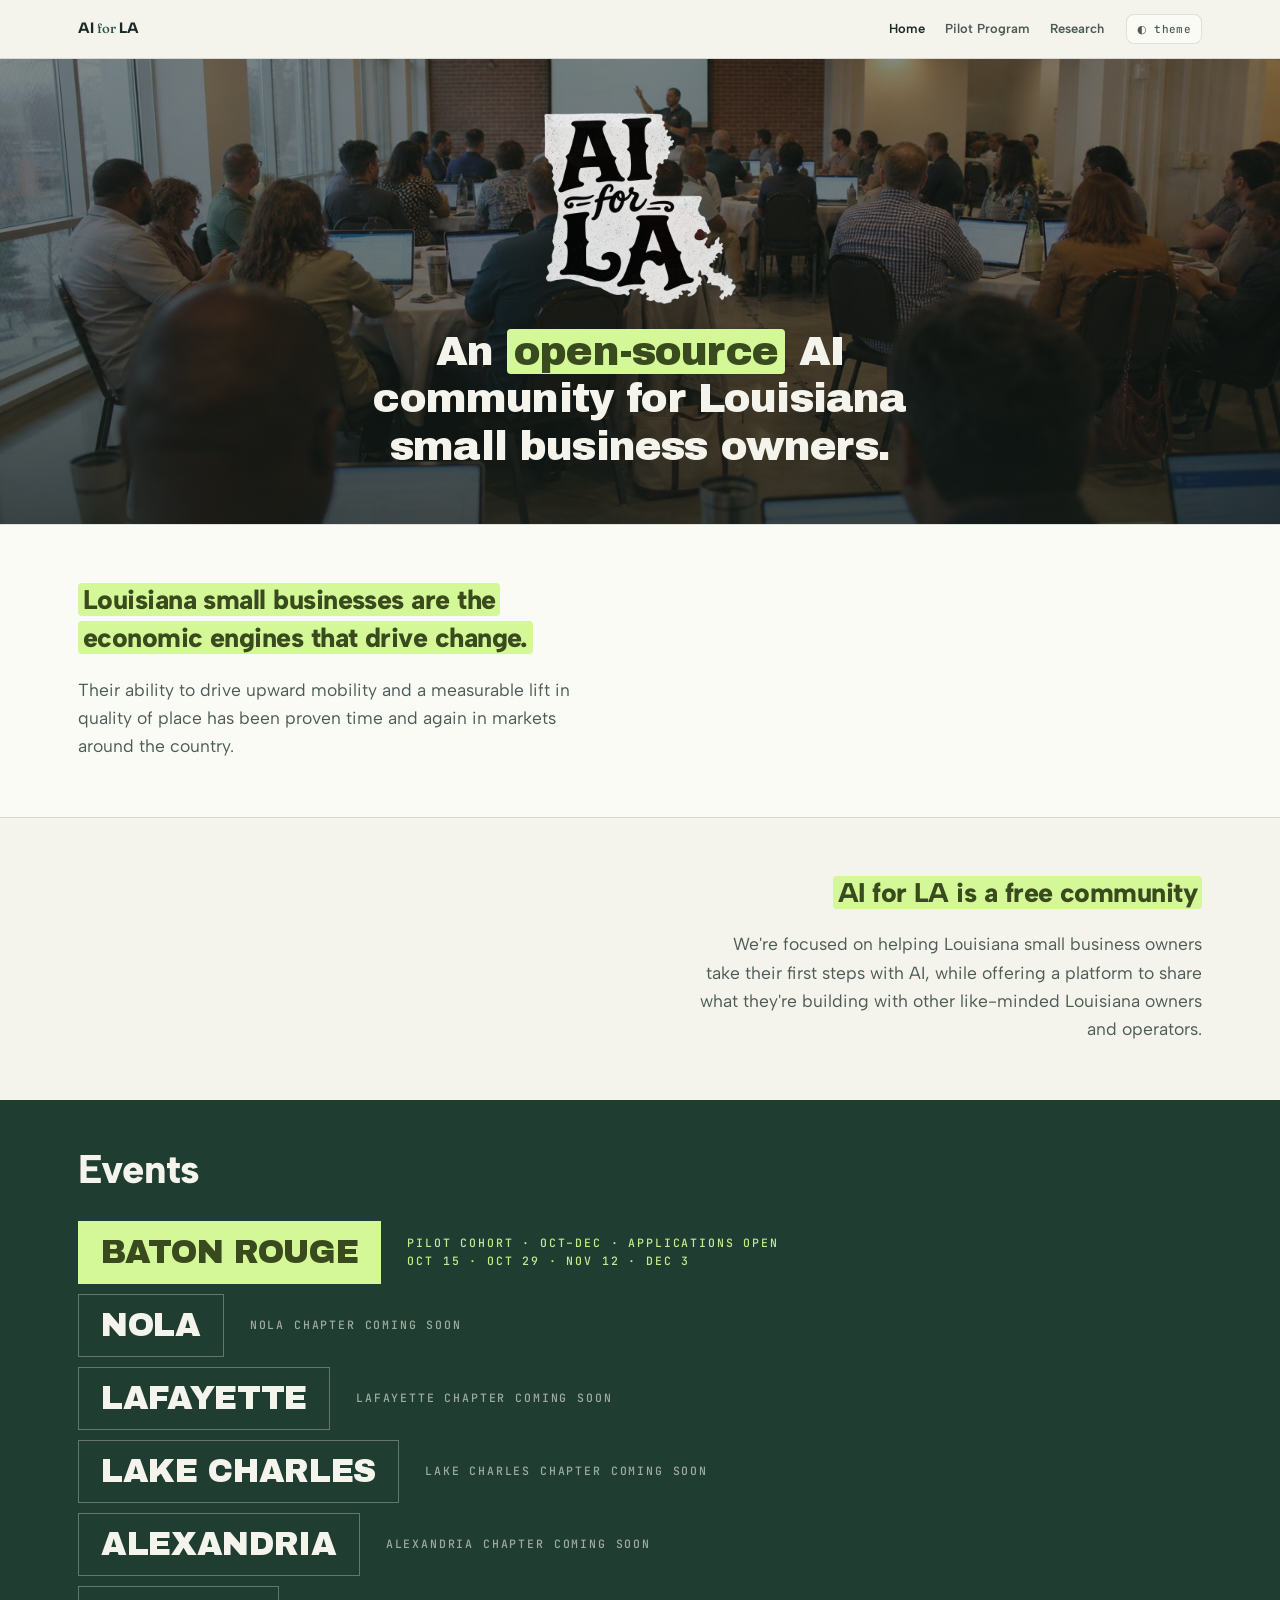
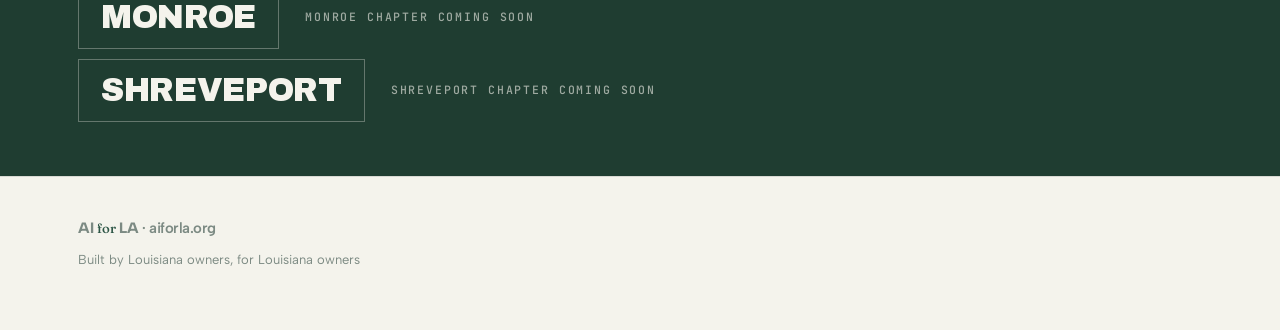
<file: site/index.html>
<!doctype html>
<html lang="en">
<head>
<meta charset="utf-8">
<meta name="viewport" content="width=device-width,initial-scale=1">
<title>AI for LA</title>
<meta name="description" content="An open-source AI community for Louisiana small business owners.">
<link rel="canonical" href="https://aiforla.org/">
<meta property="og:type" content="website">
<meta property="og:site_name" content="AI for LA">
<meta property="og:url" content="https://aiforla.org/">
<meta property="og:title" content="AI for LA">
<meta property="og:description" content="An open-source AI community for Louisiana small business owners.">
<meta property="og:image" content="https://aiforla.org/img/og.jpg">
<meta property="og:image:width" content="1200">
<meta property="og:image:height" content="630">
<meta name="twitter:card" content="summary_large_image">
<link rel="icon" type="image/png" sizes="32x32" href="favicon-32.png">
<link rel="apple-touch-icon" href="favicon-180.png">
<link rel="stylesheet" href="style.css">
<script>try{var t=localStorage.getItem('aiforla-theme');if(t)document.documentElement.setAttribute('data-theme',t)}catch(e){}</script>
</head>
<body>

<header class="topbar">
  <div class="wrap">
    <span class="brandmark"><a href="index.html">AI <span class="for">for</span> LA</a></span>
    <nav class="topnav">
      <a href="index.html" aria-current="page">Home</a>
      <a href="pilot-program.html">Pilot Program</a>
      <a href="research.html">Research</a>
    </nav>
    <button class="tgl" id="themeBtn" aria-label="Toggle color theme">&#9680; theme</button>
  </div>
</header>

<section class="photohero">
  <img class="ph-img" src="img/hero.jpg" alt="">
  <div class="wrap ph-inner">
    <img class="mark" src="logo.png" alt="AI for LA" width="512" height="508">
    <h1>An <span class="accentword">open-source</span> AI community for Louisiana small business owners.</h1>
  </div>
</section>

<section class="band alt">
  <div class="wrap">
    <div class="offsetrow left">
      <div class="splittext">
        <p class="lead"><span class="accentword">Louisiana small businesses are the economic engines that drive change.</span></p>
        <p class="support">Their ability to drive upward mobility and a measurable lift in quality of place has been proven time and again in markets around the country.</p>
      </div>
    </div>
  </div>
</section>

<section class="band">
  <div class="wrap">
    <div class="offsetrow">
      <div class="splittext">
        <p class="lead"><span class="accentword">AI for LA is a free community</span></p>
        <p class="support">We're focused on helping Louisiana small business owners take their first steps with AI, while offering a platform to share what they're building with other like-minded Louisiana owners and operators.</p>
      </div>
    </div>
  </div>
</section>

<section class="band evwall" id="cities">
  <div class="wrap">
    <div class="sec-head">
      <h2>Events</h2>
    </div>
    <div class="citywall">
      <a class="cityrow-w cw-live" href="baton-rouge.html">
        <span class="cw-bar">Baton Rouge</span>
        <span class="cw-meta">Pilot cohort &#183; Oct&ndash;Dec &#183; applications open<br>Oct 15 &#183; Oct 29 &#183; Nov 12 &#183; Dec 3</span>
      </a>
      <a class="cityrow-w" href="nola.html">
        <span class="cw-bar">NOLA</span>
        <span class="cw-meta">NOLA Chapter coming soon</span>
      </a>
      <a class="cityrow-w" href="lafayette.html">
        <span class="cw-bar">Lafayette</span>
        <span class="cw-meta">Lafayette Chapter coming soon</span>
      </a>
      <a class="cityrow-w" href="lake-charles.html">
        <span class="cw-bar">Lake Charles</span>
        <span class="cw-meta">Lake Charles Chapter coming soon</span>
      </a>
      <a class="cityrow-w" href="alexandria.html">
        <span class="cw-bar">Alexandria</span>
        <span class="cw-meta">Alexandria Chapter coming soon</span>
      </a>
      <a class="cityrow-w" href="monroe.html">
        <span class="cw-bar">Monroe</span>
        <span class="cw-meta">Monroe Chapter coming soon</span>
      </a>
      <a class="cityrow-w" href="shreveport.html">
        <span class="cw-bar">Shreveport</span>
        <span class="cw-meta">Shreveport Chapter coming soon</span>
      </a>
    </div>
  </div>
</section>

<footer>
  <div class="wrap">
    <div class="brandmark">AI <span class="for">for</span> LA <span class="muted" style="font-weight:600">&#183; aiforla.org</span></div>
    <p>Built by Louisiana owners, for Louisiana owners</p>
  </div>
</footer>

<script>
(function(){
  var root=document.documentElement,btn=document.getElementById('themeBtn');
  function sysDark(){return window.matchMedia&&window.matchMedia('(prefers-color-scheme:dark)').matches}
  function cur(){return root.getAttribute('data-theme')||(sysDark()?'dark':'light')}
  btn.addEventListener('click',function(){
    var n=cur()==='dark'?'light':'dark';
    root.setAttribute('data-theme',n);
    try{localStorage.setItem('aiforla-theme',n)}catch(e){}
  });
})();
</script>
</body>
</html>
</file>
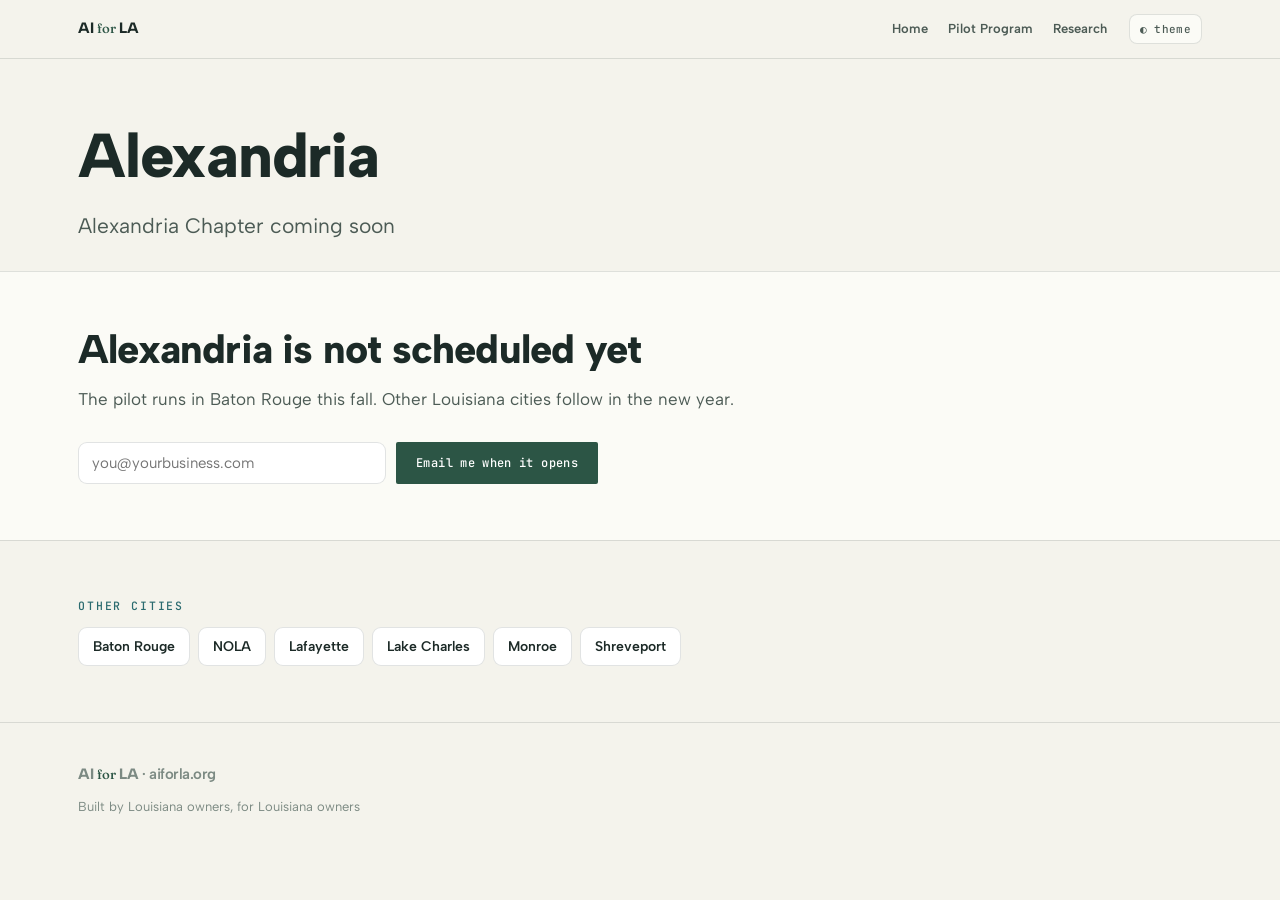
<file: site/alexandria.html>
<!doctype html>
<html lang="en">
<head>
<meta charset="utf-8">
<meta name="viewport" content="width=device-width,initial-scale=1">
<title>Alexandria &#183; AI for LA</title>
<meta name="description" content="AI for LA is coming to Alexandria. Add your email and we'll tell you when the chapter opens.">
<link rel="canonical" href="https://aiforla.org/alexandria.html">
<meta property="og:type" content="website">
<meta property="og:site_name" content="AI for LA">
<meta property="og:url" content="https://aiforla.org/alexandria.html">
<meta property="og:title" content="Alexandria · AI for LA">
<meta property="og:description" content="AI for LA is coming to Alexandria. Tell us you're interested and we'll let you know when it opens.">
<meta property="og:image" content="https://aiforla.org/img/og.jpg">
<meta property="og:image:width" content="1200">
<meta property="og:image:height" content="630">
<meta name="twitter:card" content="summary_large_image">
<link rel="icon" type="image/png" sizes="32x32" href="favicon-32.png">
<link rel="apple-touch-icon" href="favicon-180.png">
<link rel="stylesheet" href="style.css">
<script>try{var t=localStorage.getItem('aiforla-theme');if(t)document.documentElement.setAttribute('data-theme',t)}catch(e){}</script>
</head>
<body>

<header class="topbar">
  <div class="wrap">
    <span class="brandmark"><a href="index.html">AI <span class="for">for</span> LA</a></span>
    <nav class="topnav">
      <a href="index.html">Home</a>
      <a href="pilot-program.html">Pilot Program</a>
      <a href="research.html">Research</a>
    </nav>
    <button class="tgl" id="themeBtn" aria-label="Toggle color theme">&#9680; theme</button>
  </div>
</header>

<section class="hero">
  <div class="wrap">
    <h1>Alexandria</h1>
    <p class="sub">Alexandria Chapter coming soon</p>
  </div>
</section>

<section class="band alt">
  <div class="wrap">
    <div class="sec-head">
      <h2>Alexandria is not scheduled yet</h2>
      <p class="lede">The pilot runs in Baton Rouge this fall. Other Louisiana cities follow in the new year.</p>
    </div>
    <form class="signup" data-aiforla
          data-subject="Alexandria &#183; interested"
          data-thanks="Received. We will email when Alexandria is scheduled.">
      <input type="hidden" name="City" value="Alexandria">
      <label class="hidden" for="email-alexandria">Email</label>
      <input id="email-alexandria" name="Email" type="email" autocomplete="email" placeholder="you@yourbusiness.com" required>
      <button class="btn" type="submit">Email me when it opens</button>
      <p class="form-status" hidden></p>
    </form>
  </div>
</section>

<section class="band">
  <div class="wrap">
    <div class="eyebrow">Other cities</div>
    <div class="citynav">
      <a href="baton-rouge.html">Baton Rouge</a>
      <a href="nola.html">NOLA</a>
      <a href="lafayette.html">Lafayette</a>
      <a href="lake-charles.html">Lake Charles</a>
      <a href="monroe.html">Monroe</a>
      <a href="shreveport.html">Shreveport</a>
    </div>
  </div>
</section>

<footer>
  <div class="wrap">
    <div class="brandmark">AI <span class="for">for</span> LA <span class="muted" style="font-weight:600">&#183; aiforla.org</span></div>
    <p>Built by Louisiana owners, for Louisiana owners</p>
  </div>
</footer>

<script src="forms.js"></script>
<script>
(function(){
  var root=document.documentElement,btn=document.getElementById('themeBtn');
  function sysDark(){return window.matchMedia&&window.matchMedia('(prefers-color-scheme:dark)').matches}
  function cur(){return root.getAttribute('data-theme')||(sysDark()?'dark':'light')}
  btn.addEventListener('click',function(){
    var n=cur()==='dark'?'light':'dark';
    root.setAttribute('data-theme',n);
    try{localStorage.setItem('aiforla-theme',n)}catch(e){}
  });
})();
</script>
</body>
</html>
</file>
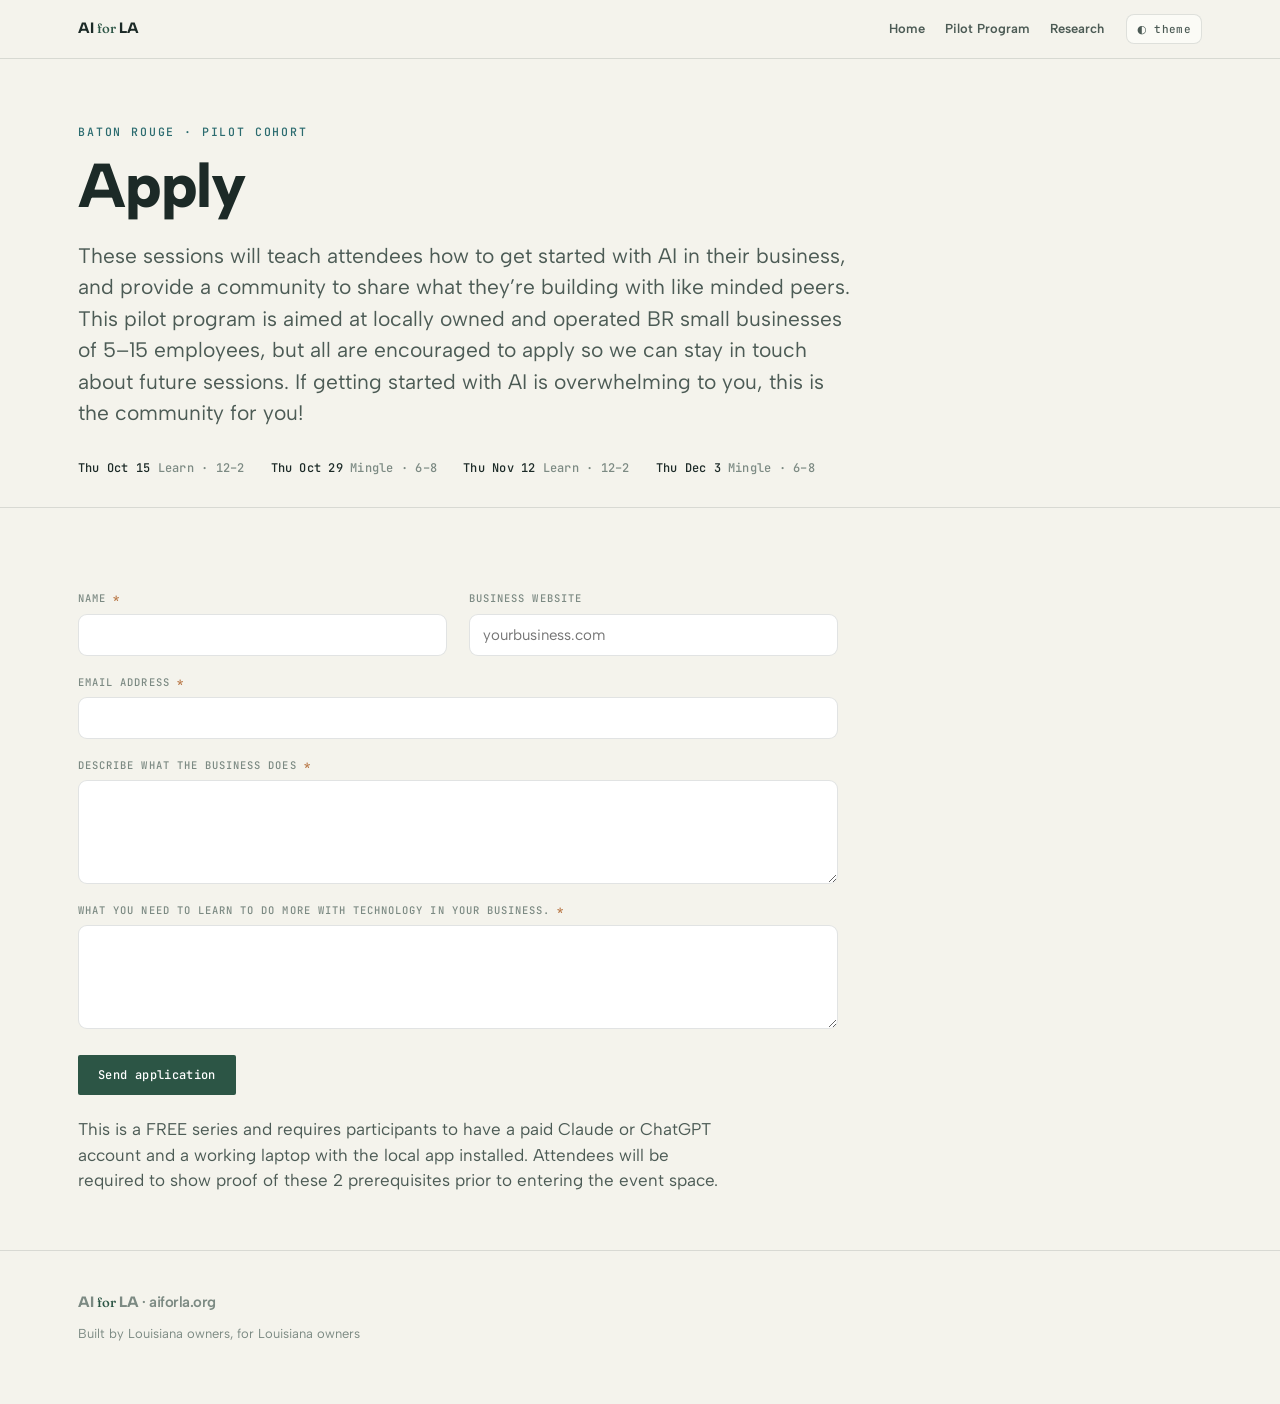
<file: site/apply.html>
<!doctype html>
<html lang="en">
<head>
<meta charset="utf-8">
<meta name="viewport" content="width=device-width,initial-scale=1">
<title>Apply &#183; Baton Rouge Pilot Cohort &#183; AI for LA</title>
<meta name="description" content="Apply for the Baton Rouge pilot cohort: 20 to 30 businesses, four sessions, October through December. One application covers all four.">
<link rel="canonical" href="https://aiforla.org/apply.html">
<meta property="og:type" content="website">
<meta property="og:site_name" content="AI for LA">
<meta property="og:url" content="https://aiforla.org/apply.html">
<meta property="og:title" content="Apply &#183; Baton Rouge Pilot Cohort">
<meta property="og:description" content="Twenty to thirty Baton Rouge businesses, four sessions, October through December. One application covers all four.">
<meta property="og:image" content="https://aiforla.org/img/og.jpg">
<meta property="og:image:width" content="1200">
<meta property="og:image:height" content="630">
<meta name="twitter:card" content="summary_large_image">
<link rel="icon" type="image/png" sizes="32x32" href="favicon-32.png">
<link rel="apple-touch-icon" href="favicon-180.png">
<link rel="stylesheet" href="style.css">
<script>try{var t=localStorage.getItem('aiforla-theme');if(t)document.documentElement.setAttribute('data-theme',t)}catch(e){}</script>
</head>
<body>

<header class="topbar">
  <div class="wrap">
    <span class="brandmark"><a href="index.html">AI <span class="for">for</span> LA</a></span>
    <nav class="topnav">
      <a href="index.html">Home</a>
      <a href="pilot-program.html">Pilot Program</a>
      <a href="research.html">Research</a>
    </nav>
    <button class="tgl" id="themeBtn" aria-label="Toggle color theme">&#9680; theme</button>
  </div>
</header>

<section class="hero">
  <div class="wrap">
    <div class="eyebrow">Baton Rouge &#183; Pilot cohort</div>
    <h1>Apply</h1>
    <p class="sub">These sessions will teach attendees how to get started with AI in their business, and provide a community to share what they&rsquo;re building with like minded peers. This pilot program is aimed at locally owned and operated BR small businesses of 5&ndash;15 employees, but all are encouraged to apply so we can stay in touch about future sessions. If getting started with AI is overwhelming to you, this is the community for you!</p>
    <div class="metaline">
      <span><b>Thu Oct 15</b> Learn &#183; 12&ndash;2</span>
      <span><b>Thu Oct 29</b> Mingle &#183; 6&ndash;8</span>
      <span><b>Thu Nov 12</b> Learn &#183; 12&ndash;2</span>
      <span><b>Thu Dec 3</b> Mingle &#183; 6&ndash;8</span>
    </div>
  </div>
</section>

<section class="band">
  <div class="wrap">
    <form data-aiforla
          data-subject="Apply &#183; Baton Rouge pilot"
          data-thanks="Application received. We will be in touch before the first session.">
      <div class="formgrid">
        <div class="field">
          <label for="name">Name <span class="req">*</span></label>
          <input id="name" name="Name" type="text" autocomplete="name" required>
        </div>
        <div class="field">
          <label for="website">Business website</label>
          <input id="website" name="Business website" type="text" autocomplete="url" placeholder="yourbusiness.com">
        </div>
        <div class="field full">
          <label for="email">Email address <span class="req">*</span></label>
          <input id="email" name="Email" type="email" autocomplete="email" required>
        </div>
        <div class="field full">
          <label for="does">Describe what the business does <span class="req">*</span></label>
          <textarea id="does" name="What the business does" required></textarea>
        </div>
        <div class="field full">
          <label for="learn">What you need to learn to do more with technology in your business. <span class="req">*</span></label>
          <textarea id="learn" name="What they need to learn" required></textarea>
        </div>
      </div>

      <div class="formactions">
        <button class="btn" type="submit">Send application</button>
        <p class="form-status" hidden></p>
      </div>
    </form>

    <p class="sub" style="margin-top:22px;max-width:60ch;font-size:17px;color:var(--ink-soft);line-height:1.5">This is a FREE series and requires participants to have a paid Claude or ChatGPT account and a working laptop with the local app installed. Attendees will be required to show proof of these 2 prerequisites prior to entering the event space.</p>
  </div>
</section>

<footer>
  <div class="wrap">
    <div class="brandmark">AI <span class="for">for</span> LA <span class="muted" style="font-weight:600">&#183; aiforla.org</span></div>
    <p>Built by Louisiana owners, for Louisiana owners</p>
  </div>
</footer>

<script src="forms.js"></script>
<script>
(function(){
  var root=document.documentElement,btn=document.getElementById('themeBtn');
  function sysDark(){return window.matchMedia&&window.matchMedia('(prefers-color-scheme:dark)').matches}
  function cur(){return root.getAttribute('data-theme')||(sysDark()?'dark':'light')}
  btn.addEventListener('click',function(){
    var n=cur()==='dark'?'light':'dark';
    root.setAttribute('data-theme',n);
    try{localStorage.setItem('aiforla-theme',n)}catch(e){}
  });
})();
</script>
</body>
</html>
</file>
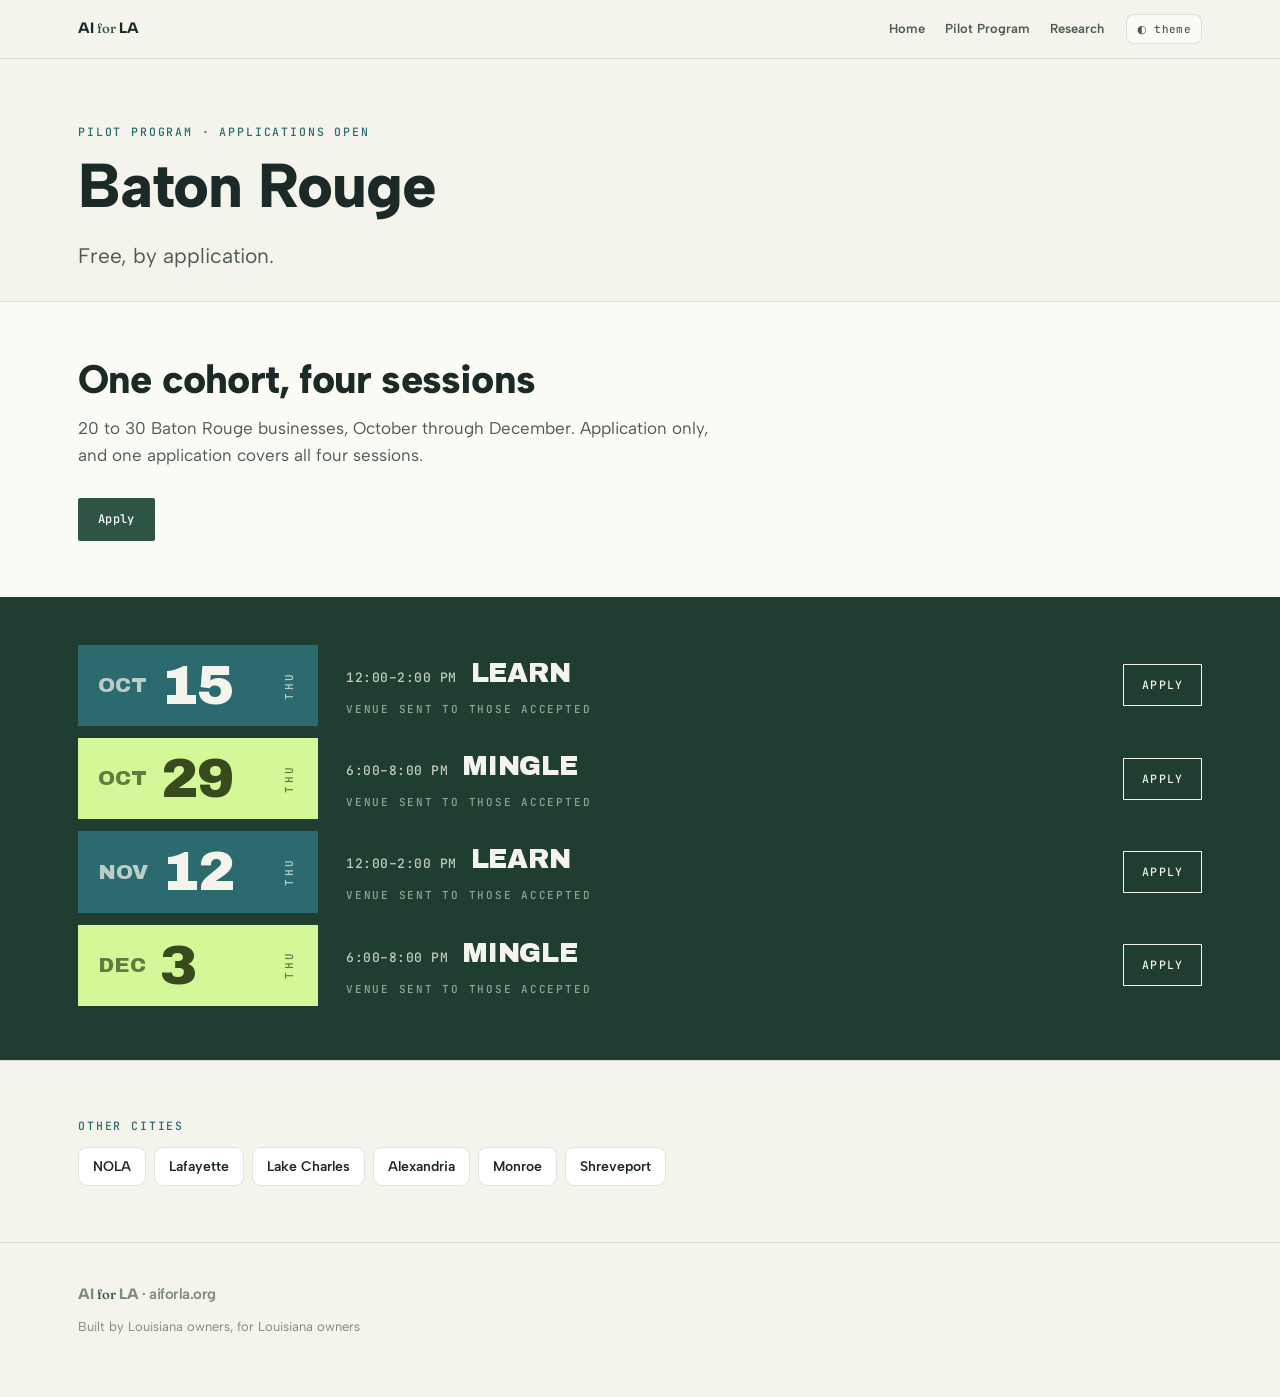
<file: site/baton-rouge.html>
<!doctype html>
<html lang="en">
<head>
<meta charset="utf-8">
<meta name="viewport" content="width=device-width,initial-scale=1">
<title>Baton Rouge &#183; AI for LA</title>
<meta name="description" content="Baton Rouge pilot cohort: 20 to 30 businesses, four sessions October through December, by application.">
<link rel="canonical" href="https://aiforla.org/baton-rouge.html">
<meta property="og:type" content="website">
<meta property="og:site_name" content="AI for LA">
<meta property="og:url" content="https://aiforla.org/baton-rouge.html">
<meta property="og:title" content="Baton Rouge · Pilot Cohort">
<meta property="og:description" content="Twenty to thirty businesses, four sessions, October through December. One application covers all four.">
<meta property="og:image" content="https://aiforla.org/img/og.jpg">
<meta property="og:image:width" content="1200">
<meta property="og:image:height" content="630">
<meta name="twitter:card" content="summary_large_image">
<link rel="icon" type="image/png" sizes="32x32" href="favicon-32.png">
<link rel="apple-touch-icon" href="favicon-180.png">
<link rel="stylesheet" href="style.css">
<script>try{var t=localStorage.getItem('aiforla-theme');if(t)document.documentElement.setAttribute('data-theme',t)}catch(e){}</script>
</head>
<body>

<header class="topbar">
  <div class="wrap">
    <span class="brandmark"><a href="index.html">AI <span class="for">for</span> LA</a></span>
    <nav class="topnav">
      <a href="index.html">Home</a>
      <a href="pilot-program.html">Pilot Program</a>
      <a href="research.html">Research</a>
    </nav>
    <button class="tgl" id="themeBtn" aria-label="Toggle color theme">&#9680; theme</button>
  </div>
</header>

<section class="hero">
  <div class="wrap">
    <div class="eyebrow">Pilot Program &#183; Applications open</div>
    <h1>Baton Rouge</h1>
    <p class="sub">Free, by application.</p>
  </div>
</section>

<section class="band alt">
  <div class="wrap">
    <div class="sec-head">
      <h2>One cohort, four sessions</h2>
      <p class="lede">20 to 30 Baton Rouge businesses, October through December. Application only, and one application covers all four sessions.</p>
    </div>
    <p style="margin-top:26px"><a class="btn" href="apply.html">Apply</a></p>
  </div>
</section>

<section class="band evwall">
  <div class="wrap">
    <div class="wallrows">
      <a class="wallrow wr-learn" href="apply.html">
        <span class="wr-bar"><span class="wr-mo">Oct</span><span class="wr-day">15</span><span class="wr-dow">Thu</span></span>
        <span class="wr-body"><span class="wr-head"><span class="wr-time">12:00&ndash;2:00 PM</span><span class="wr-name">Learn</span></span>
          <span class="wr-venue">Venue sent to those accepted</span></span>
        <span class="wr-cta">Apply</span>
      </a>
      <a class="wallrow wr-mingle" href="apply.html">
        <span class="wr-bar"><span class="wr-mo">Oct</span><span class="wr-day">29</span><span class="wr-dow">Thu</span></span>
        <span class="wr-body"><span class="wr-head"><span class="wr-time">6:00&ndash;8:00 PM</span><span class="wr-name">Mingle</span></span>
          <span class="wr-venue">Venue sent to those accepted</span></span>
        <span class="wr-cta">Apply</span>
      </a>
      <a class="wallrow wr-learn" href="apply.html">
        <span class="wr-bar"><span class="wr-mo">Nov</span><span class="wr-day">12</span><span class="wr-dow">Thu</span></span>
        <span class="wr-body"><span class="wr-head"><span class="wr-time">12:00&ndash;2:00 PM</span><span class="wr-name">Learn</span></span>
          <span class="wr-venue">Venue sent to those accepted</span></span>
        <span class="wr-cta">Apply</span>
      </a>
      <a class="wallrow wr-mingle" href="apply.html">
        <span class="wr-bar"><span class="wr-mo">Dec</span><span class="wr-day">3</span><span class="wr-dow">Thu</span></span>
        <span class="wr-body"><span class="wr-head"><span class="wr-time">6:00&ndash;8:00 PM</span><span class="wr-name">Mingle</span></span>
          <span class="wr-venue">Venue sent to those accepted</span></span>
        <span class="wr-cta">Apply</span>
      </a>
    </div>
  </div>
</section>

<section class="band">
  <div class="wrap">
    <div class="eyebrow">Other cities</div>
    <div class="citynav">
      <a href="nola.html">NOLA</a>
      <a href="lafayette.html">Lafayette</a>
      <a href="lake-charles.html">Lake Charles</a>
      <a href="alexandria.html">Alexandria</a>
      <a href="monroe.html">Monroe</a>
      <a href="shreveport.html">Shreveport</a>
    </div>
  </div>
</section>

<footer>
  <div class="wrap">
    <div class="brandmark">AI <span class="for">for</span> LA <span class="muted" style="font-weight:600">&#183; aiforla.org</span></div>
    <p>Built by Louisiana owners, for Louisiana owners</p>
  </div>
</footer>

<script>
(function(){
  var root=document.documentElement,btn=document.getElementById('themeBtn');
  function sysDark(){return window.matchMedia&&window.matchMedia('(prefers-color-scheme:dark)').matches}
  function cur(){return root.getAttribute('data-theme')||(sysDark()?'dark':'light')}
  btn.addEventListener('click',function(){
    var n=cur()==='dark'?'light':'dark';
    root.setAttribute('data-theme',n);
    try{localStorage.setItem('aiforla-theme',n)}catch(e){}
  });
})();
</script>
</body>
</html>
</file>
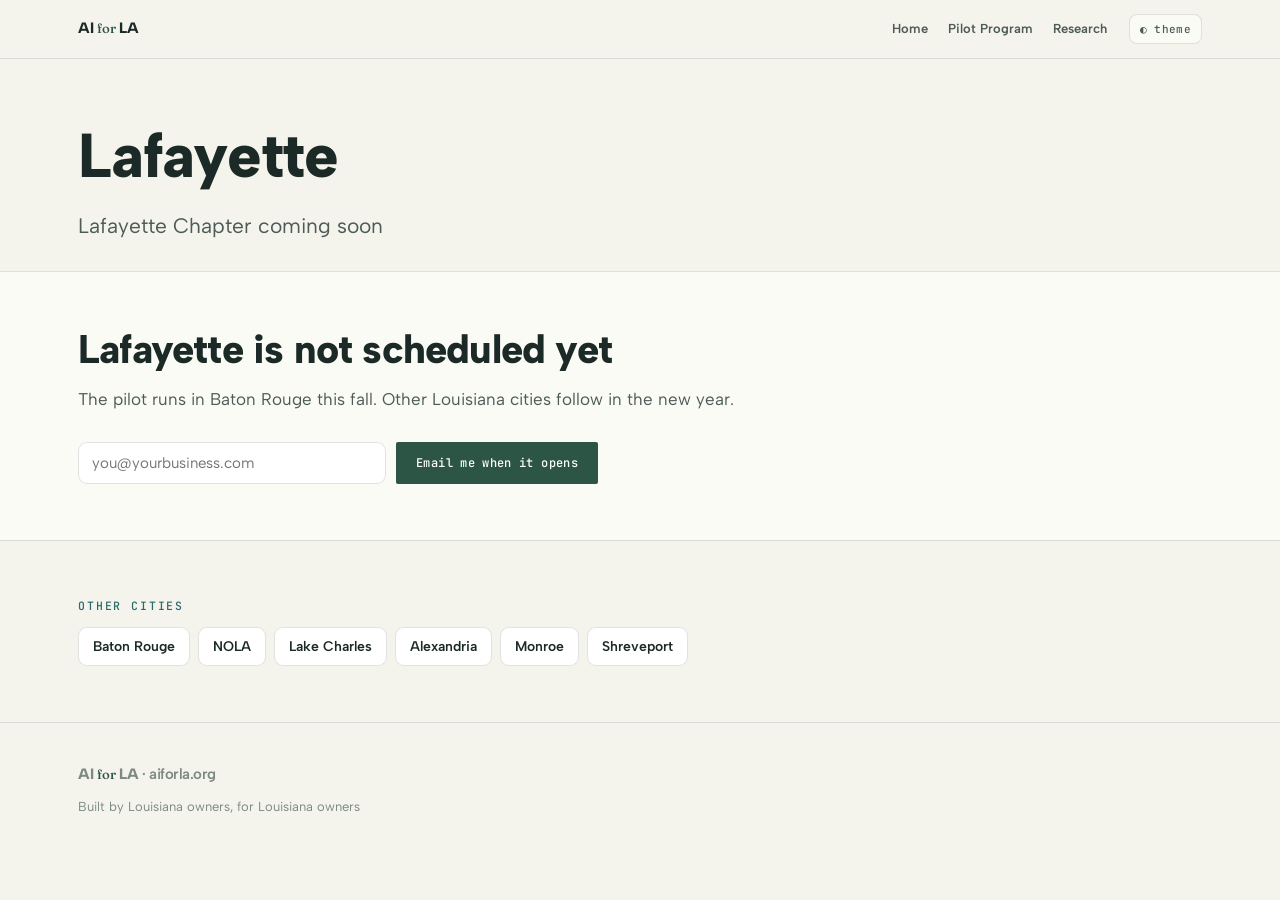
<file: site/lafayette.html>
<!doctype html>
<html lang="en">
<head>
<meta charset="utf-8">
<meta name="viewport" content="width=device-width,initial-scale=1">
<title>Lafayette &#183; AI for LA</title>
<meta name="description" content="AI for LA is coming to Lafayette. Add your email and we'll tell you when the chapter opens.">
<link rel="canonical" href="https://aiforla.org/lafayette.html">
<meta property="og:type" content="website">
<meta property="og:site_name" content="AI for LA">
<meta property="og:url" content="https://aiforla.org/lafayette.html">
<meta property="og:title" content="Lafayette · AI for LA">
<meta property="og:description" content="AI for LA is coming to Lafayette. Tell us you're interested and we'll let you know when it opens.">
<meta property="og:image" content="https://aiforla.org/img/og.jpg">
<meta property="og:image:width" content="1200">
<meta property="og:image:height" content="630">
<meta name="twitter:card" content="summary_large_image">
<link rel="icon" type="image/png" sizes="32x32" href="favicon-32.png">
<link rel="apple-touch-icon" href="favicon-180.png">
<link rel="stylesheet" href="style.css">
<script>try{var t=localStorage.getItem('aiforla-theme');if(t)document.documentElement.setAttribute('data-theme',t)}catch(e){}</script>
</head>
<body>

<header class="topbar">
  <div class="wrap">
    <span class="brandmark"><a href="index.html">AI <span class="for">for</span> LA</a></span>
    <nav class="topnav">
      <a href="index.html">Home</a>
      <a href="pilot-program.html">Pilot Program</a>
      <a href="research.html">Research</a>
    </nav>
    <button class="tgl" id="themeBtn" aria-label="Toggle color theme">&#9680; theme</button>
  </div>
</header>

<section class="hero">
  <div class="wrap">
    <h1>Lafayette</h1>
    <p class="sub">Lafayette Chapter coming soon</p>
  </div>
</section>

<section class="band alt">
  <div class="wrap">
    <div class="sec-head">
      <h2>Lafayette is not scheduled yet</h2>
      <p class="lede">The pilot runs in Baton Rouge this fall. Other Louisiana cities follow in the new year.</p>
    </div>
    <form class="signup" data-aiforla
          data-subject="Lafayette &#183; interested"
          data-thanks="Received. We will email when Lafayette is scheduled.">
      <input type="hidden" name="City" value="Lafayette">
      <label class="hidden" for="email-lafayette">Email</label>
      <input id="email-lafayette" name="Email" type="email" autocomplete="email" placeholder="you@yourbusiness.com" required>
      <button class="btn" type="submit">Email me when it opens</button>
      <p class="form-status" hidden></p>
    </form>
  </div>
</section>

<section class="band">
  <div class="wrap">
    <div class="eyebrow">Other cities</div>
    <div class="citynav">
      <a href="baton-rouge.html">Baton Rouge</a>
      <a href="nola.html">NOLA</a>
      <a href="lake-charles.html">Lake Charles</a>
      <a href="alexandria.html">Alexandria</a>
      <a href="monroe.html">Monroe</a>
      <a href="shreveport.html">Shreveport</a>
    </div>
  </div>
</section>

<footer>
  <div class="wrap">
    <div class="brandmark">AI <span class="for">for</span> LA <span class="muted" style="font-weight:600">&#183; aiforla.org</span></div>
    <p>Built by Louisiana owners, for Louisiana owners</p>
  </div>
</footer>

<script src="forms.js"></script>
<script>
(function(){
  var root=document.documentElement,btn=document.getElementById('themeBtn');
  function sysDark(){return window.matchMedia&&window.matchMedia('(prefers-color-scheme:dark)').matches}
  function cur(){return root.getAttribute('data-theme')||(sysDark()?'dark':'light')}
  btn.addEventListener('click',function(){
    var n=cur()==='dark'?'light':'dark';
    root.setAttribute('data-theme',n);
    try{localStorage.setItem('aiforla-theme',n)}catch(e){}
  });
})();
</script>
</body>
</html>
</file>
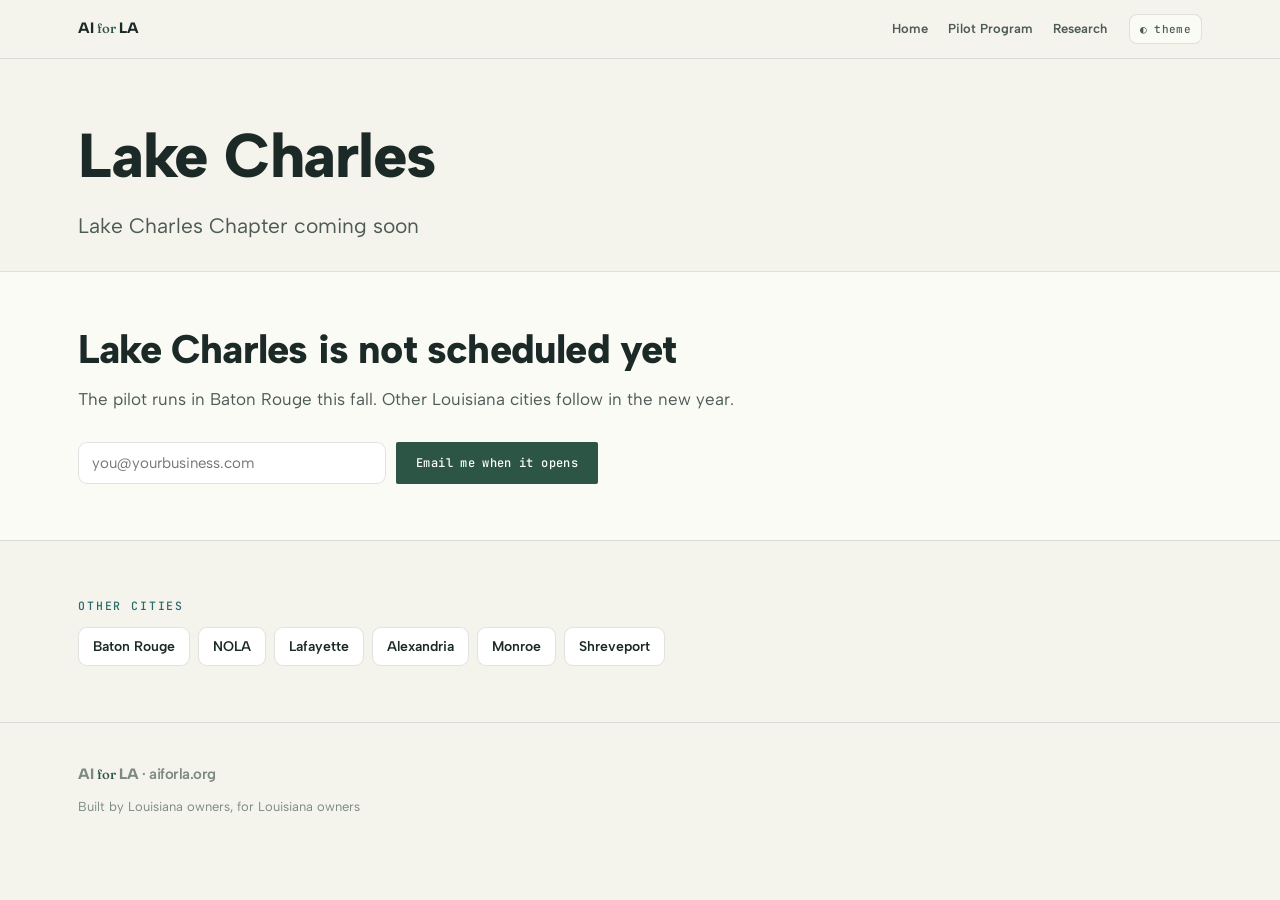
<file: site/lake-charles.html>
<!doctype html>
<html lang="en">
<head>
<meta charset="utf-8">
<meta name="viewport" content="width=device-width,initial-scale=1">
<title>Lake Charles &#183; AI for LA</title>
<meta name="description" content="AI for LA is coming to Lake Charles. Add your email and we'll tell you when the chapter opens.">
<link rel="canonical" href="https://aiforla.org/lake-charles.html">
<meta property="og:type" content="website">
<meta property="og:site_name" content="AI for LA">
<meta property="og:url" content="https://aiforla.org/lake-charles.html">
<meta property="og:title" content="Lake Charles · AI for LA">
<meta property="og:description" content="AI for LA is coming to Lake Charles. Tell us you're interested and we'll let you know when it opens.">
<meta property="og:image" content="https://aiforla.org/img/og.jpg">
<meta property="og:image:width" content="1200">
<meta property="og:image:height" content="630">
<meta name="twitter:card" content="summary_large_image">
<link rel="icon" type="image/png" sizes="32x32" href="favicon-32.png">
<link rel="apple-touch-icon" href="favicon-180.png">
<link rel="stylesheet" href="style.css">
<script>try{var t=localStorage.getItem('aiforla-theme');if(t)document.documentElement.setAttribute('data-theme',t)}catch(e){}</script>
</head>
<body>

<header class="topbar">
  <div class="wrap">
    <span class="brandmark"><a href="index.html">AI <span class="for">for</span> LA</a></span>
    <nav class="topnav">
      <a href="index.html">Home</a>
      <a href="pilot-program.html">Pilot Program</a>
      <a href="research.html">Research</a>
    </nav>
    <button class="tgl" id="themeBtn" aria-label="Toggle color theme">&#9680; theme</button>
  </div>
</header>

<section class="hero">
  <div class="wrap">
    <h1>Lake Charles</h1>
    <p class="sub">Lake Charles Chapter coming soon</p>
  </div>
</section>

<section class="band alt">
  <div class="wrap">
    <div class="sec-head">
      <h2>Lake Charles is not scheduled yet</h2>
      <p class="lede">The pilot runs in Baton Rouge this fall. Other Louisiana cities follow in the new year.</p>
    </div>
    <form class="signup" data-aiforla
          data-subject="Lake Charles &#183; interested"
          data-thanks="Received. We will email when Lake Charles is scheduled.">
      <input type="hidden" name="City" value="Lake Charles">
      <label class="hidden" for="email-lake-charles">Email</label>
      <input id="email-lake-charles" name="Email" type="email" autocomplete="email" placeholder="you@yourbusiness.com" required>
      <button class="btn" type="submit">Email me when it opens</button>
      <p class="form-status" hidden></p>
    </form>
  </div>
</section>

<section class="band">
  <div class="wrap">
    <div class="eyebrow">Other cities</div>
    <div class="citynav">
      <a href="baton-rouge.html">Baton Rouge</a>
      <a href="nola.html">NOLA</a>
      <a href="lafayette.html">Lafayette</a>
      <a href="alexandria.html">Alexandria</a>
      <a href="monroe.html">Monroe</a>
      <a href="shreveport.html">Shreveport</a>
    </div>
  </div>
</section>

<footer>
  <div class="wrap">
    <div class="brandmark">AI <span class="for">for</span> LA <span class="muted" style="font-weight:600">&#183; aiforla.org</span></div>
    <p>Built by Louisiana owners, for Louisiana owners</p>
  </div>
</footer>

<script src="forms.js"></script>
<script>
(function(){
  var root=document.documentElement,btn=document.getElementById('themeBtn');
  function sysDark(){return window.matchMedia&&window.matchMedia('(prefers-color-scheme:dark)').matches}
  function cur(){return root.getAttribute('data-theme')||(sysDark()?'dark':'light')}
  btn.addEventListener('click',function(){
    var n=cur()==='dark'?'light':'dark';
    root.setAttribute('data-theme',n);
    try{localStorage.setItem('aiforla-theme',n)}catch(e){}
  });
})();
</script>
</body>
</html>
</file>
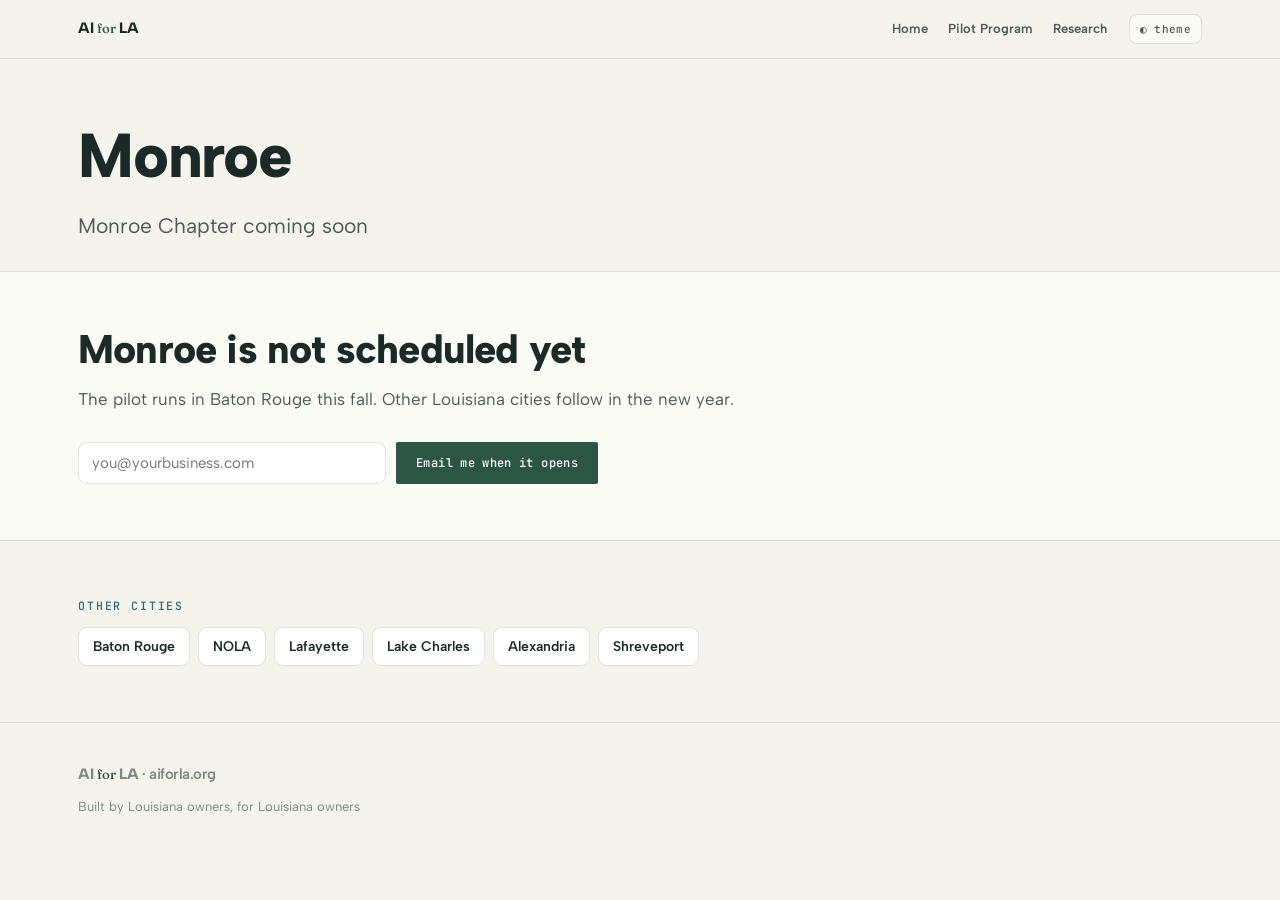
<file: site/monroe.html>
<!doctype html>
<html lang="en">
<head>
<meta charset="utf-8">
<meta name="viewport" content="width=device-width,initial-scale=1">
<title>Monroe &#183; AI for LA</title>
<meta name="description" content="AI for LA is coming to Monroe. Add your email and we'll tell you when the chapter opens.">
<link rel="canonical" href="https://aiforla.org/monroe.html">
<meta property="og:type" content="website">
<meta property="og:site_name" content="AI for LA">
<meta property="og:url" content="https://aiforla.org/monroe.html">
<meta property="og:title" content="Monroe · AI for LA">
<meta property="og:description" content="AI for LA is coming to Monroe. Tell us you're interested and we'll let you know when it opens.">
<meta property="og:image" content="https://aiforla.org/img/og.jpg">
<meta property="og:image:width" content="1200">
<meta property="og:image:height" content="630">
<meta name="twitter:card" content="summary_large_image">
<link rel="icon" type="image/png" sizes="32x32" href="favicon-32.png">
<link rel="apple-touch-icon" href="favicon-180.png">
<link rel="stylesheet" href="style.css">
<script>try{var t=localStorage.getItem('aiforla-theme');if(t)document.documentElement.setAttribute('data-theme',t)}catch(e){}</script>
</head>
<body>

<header class="topbar">
  <div class="wrap">
    <span class="brandmark"><a href="index.html">AI <span class="for">for</span> LA</a></span>
    <nav class="topnav">
      <a href="index.html">Home</a>
      <a href="pilot-program.html">Pilot Program</a>
      <a href="research.html">Research</a>
    </nav>
    <button class="tgl" id="themeBtn" aria-label="Toggle color theme">&#9680; theme</button>
  </div>
</header>

<section class="hero">
  <div class="wrap">
    <h1>Monroe</h1>
    <p class="sub">Monroe Chapter coming soon</p>
  </div>
</section>

<section class="band alt">
  <div class="wrap">
    <div class="sec-head">
      <h2>Monroe is not scheduled yet</h2>
      <p class="lede">The pilot runs in Baton Rouge this fall. Other Louisiana cities follow in the new year.</p>
    </div>
    <form class="signup" data-aiforla
          data-subject="Monroe &#183; interested"
          data-thanks="Received. We will email when Monroe is scheduled.">
      <input type="hidden" name="City" value="Monroe">
      <label class="hidden" for="email-monroe">Email</label>
      <input id="email-monroe" name="Email" type="email" autocomplete="email" placeholder="you@yourbusiness.com" required>
      <button class="btn" type="submit">Email me when it opens</button>
      <p class="form-status" hidden></p>
    </form>
  </div>
</section>

<section class="band">
  <div class="wrap">
    <div class="eyebrow">Other cities</div>
    <div class="citynav">
      <a href="baton-rouge.html">Baton Rouge</a>
      <a href="nola.html">NOLA</a>
      <a href="lafayette.html">Lafayette</a>
      <a href="lake-charles.html">Lake Charles</a>
      <a href="alexandria.html">Alexandria</a>
      <a href="shreveport.html">Shreveport</a>
    </div>
  </div>
</section>

<footer>
  <div class="wrap">
    <div class="brandmark">AI <span class="for">for</span> LA <span class="muted" style="font-weight:600">&#183; aiforla.org</span></div>
    <p>Built by Louisiana owners, for Louisiana owners</p>
  </div>
</footer>

<script src="forms.js"></script>
<script>
(function(){
  var root=document.documentElement,btn=document.getElementById('themeBtn');
  function sysDark(){return window.matchMedia&&window.matchMedia('(prefers-color-scheme:dark)').matches}
  function cur(){return root.getAttribute('data-theme')||(sysDark()?'dark':'light')}
  btn.addEventListener('click',function(){
    var n=cur()==='dark'?'light':'dark';
    root.setAttribute('data-theme',n);
    try{localStorage.setItem('aiforla-theme',n)}catch(e){}
  });
})();
</script>
</body>
</html>
</file>
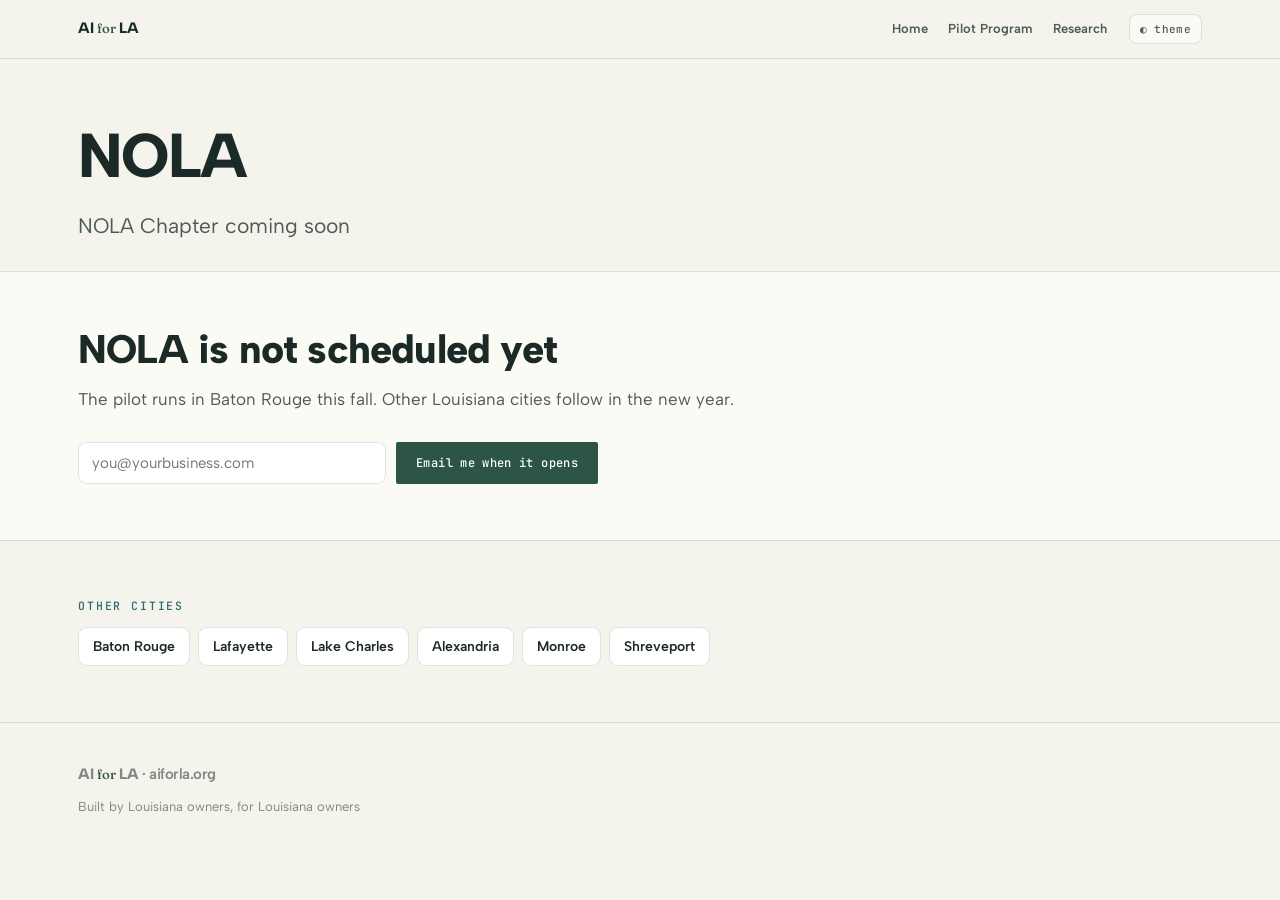
<file: site/nola.html>
<!doctype html>
<html lang="en">
<head>
<meta charset="utf-8">
<meta name="viewport" content="width=device-width,initial-scale=1">
<title>NOLA &#183; AI for LA</title>
<meta name="description" content="AI for LA is coming to NOLA. Add your email and we'll tell you when the chapter opens.">
<link rel="canonical" href="https://aiforla.org/nola.html">
<meta property="og:type" content="website">
<meta property="og:site_name" content="AI for LA">
<meta property="og:url" content="https://aiforla.org/nola.html">
<meta property="og:title" content="NOLA · AI for LA">
<meta property="og:description" content="AI for LA is coming to NOLA. Tell us you're interested and we'll let you know when it opens.">
<meta property="og:image" content="https://aiforla.org/img/og.jpg">
<meta property="og:image:width" content="1200">
<meta property="og:image:height" content="630">
<meta name="twitter:card" content="summary_large_image">
<link rel="icon" type="image/png" sizes="32x32" href="favicon-32.png">
<link rel="apple-touch-icon" href="favicon-180.png">
<link rel="stylesheet" href="style.css">
<script>try{var t=localStorage.getItem('aiforla-theme');if(t)document.documentElement.setAttribute('data-theme',t)}catch(e){}</script>
</head>
<body>

<header class="topbar">
  <div class="wrap">
    <span class="brandmark"><a href="index.html">AI <span class="for">for</span> LA</a></span>
    <nav class="topnav">
      <a href="index.html">Home</a>
      <a href="pilot-program.html">Pilot Program</a>
      <a href="research.html">Research</a>
    </nav>
    <button class="tgl" id="themeBtn" aria-label="Toggle color theme">&#9680; theme</button>
  </div>
</header>

<section class="hero">
  <div class="wrap">
    <h1>NOLA</h1>
    <p class="sub">NOLA Chapter coming soon</p>
  </div>
</section>

<section class="band alt">
  <div class="wrap">
    <div class="sec-head">
      <h2>NOLA is not scheduled yet</h2>
      <p class="lede">The pilot runs in Baton Rouge this fall. Other Louisiana cities follow in the new year.</p>
    </div>
    <form class="signup" data-aiforla
          data-subject="NOLA &#183; interested"
          data-thanks="Received. We will email when NOLA is scheduled.">
      <input type="hidden" name="City" value="NOLA">
      <label class="hidden" for="email-nola">Email</label>
      <input id="email-nola" name="Email" type="email" autocomplete="email" placeholder="you@yourbusiness.com" required>
      <button class="btn" type="submit">Email me when it opens</button>
      <p class="form-status" hidden></p>
    </form>
  </div>
</section>

<section class="band">
  <div class="wrap">
    <div class="eyebrow">Other cities</div>
    <div class="citynav">
      <a href="baton-rouge.html">Baton Rouge</a>
      <a href="lafayette.html">Lafayette</a>
      <a href="lake-charles.html">Lake Charles</a>
      <a href="alexandria.html">Alexandria</a>
      <a href="monroe.html">Monroe</a>
      <a href="shreveport.html">Shreveport</a>
    </div>
  </div>
</section>

<footer>
  <div class="wrap">
    <div class="brandmark">AI <span class="for">for</span> LA <span class="muted" style="font-weight:600">&#183; aiforla.org</span></div>
    <p>Built by Louisiana owners, for Louisiana owners</p>
  </div>
</footer>

<script src="forms.js"></script>
<script>
(function(){
  var root=document.documentElement,btn=document.getElementById('themeBtn');
  function sysDark(){return window.matchMedia&&window.matchMedia('(prefers-color-scheme:dark)').matches}
  function cur(){return root.getAttribute('data-theme')||(sysDark()?'dark':'light')}
  btn.addEventListener('click',function(){
    var n=cur()==='dark'?'light':'dark';
    root.setAttribute('data-theme',n);
    try{localStorage.setItem('aiforla-theme',n)}catch(e){}
  });
})();
</script>
</body>
</html>
</file>
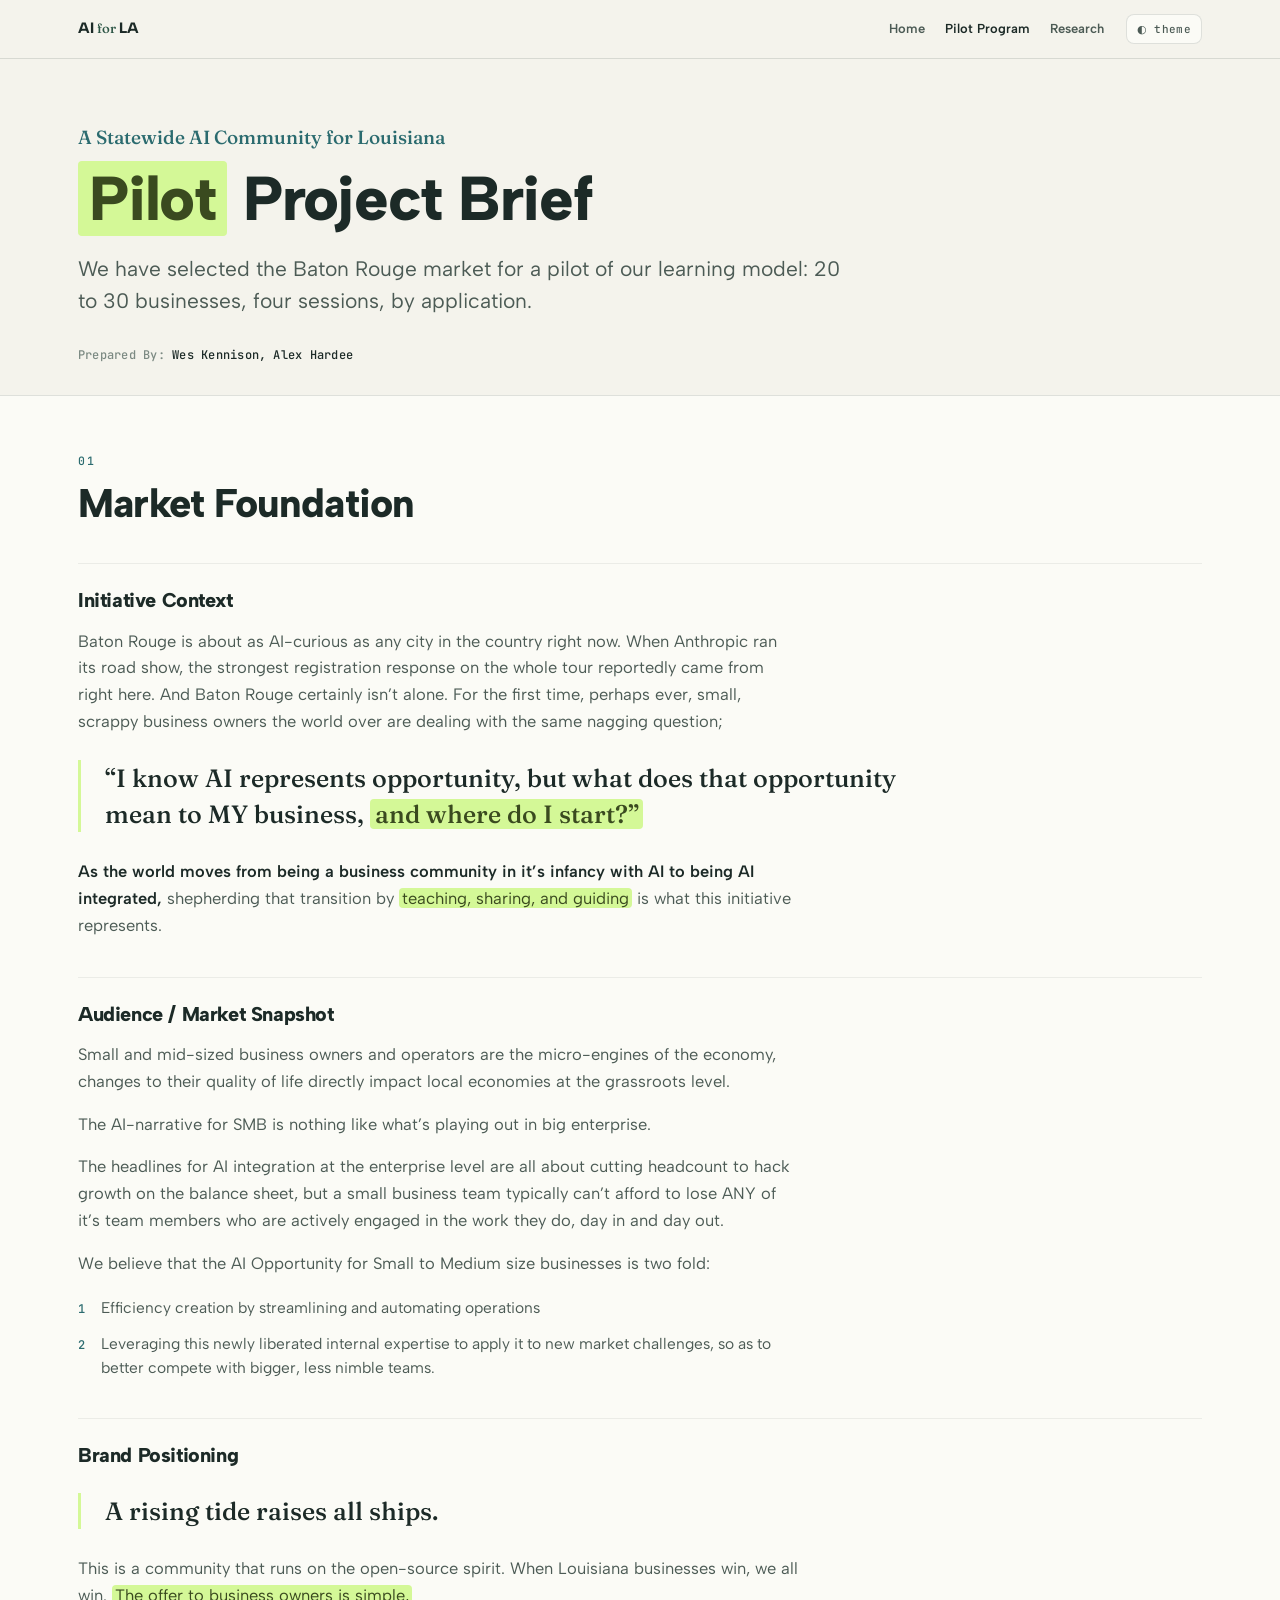
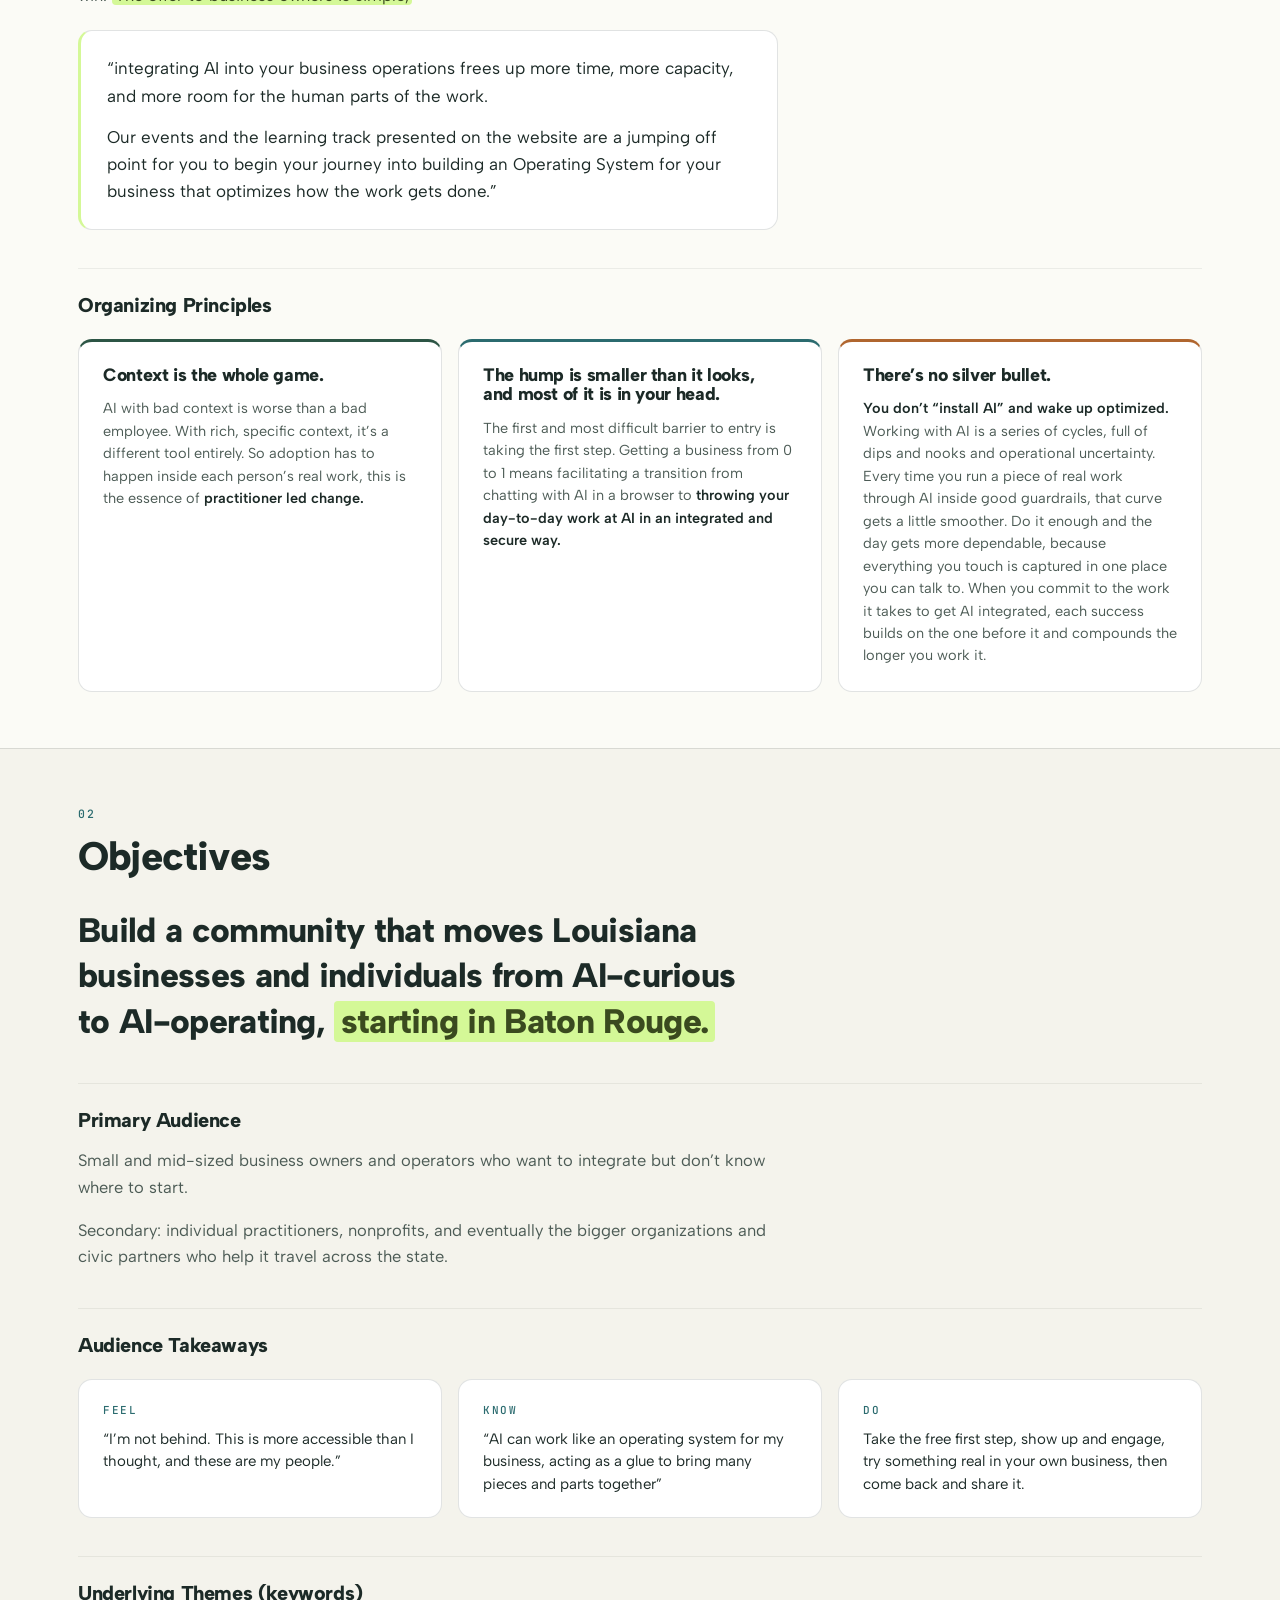
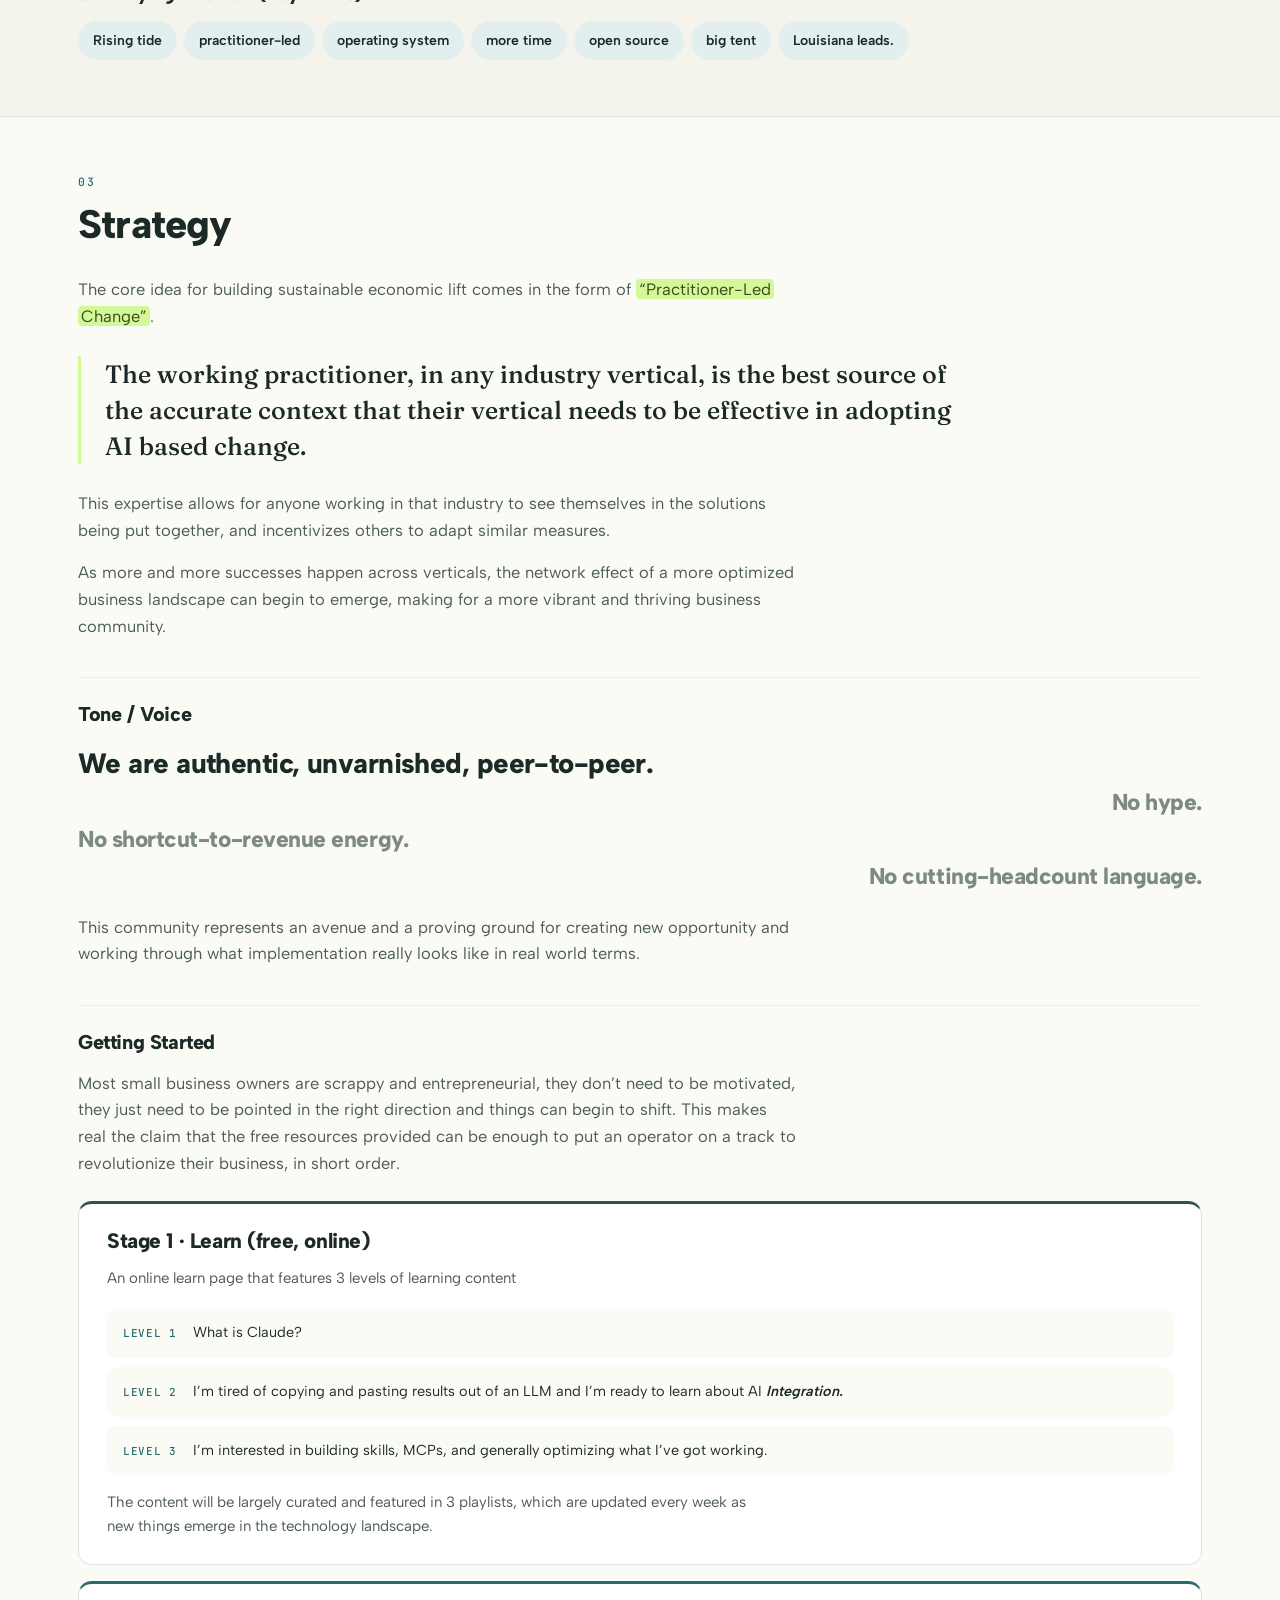
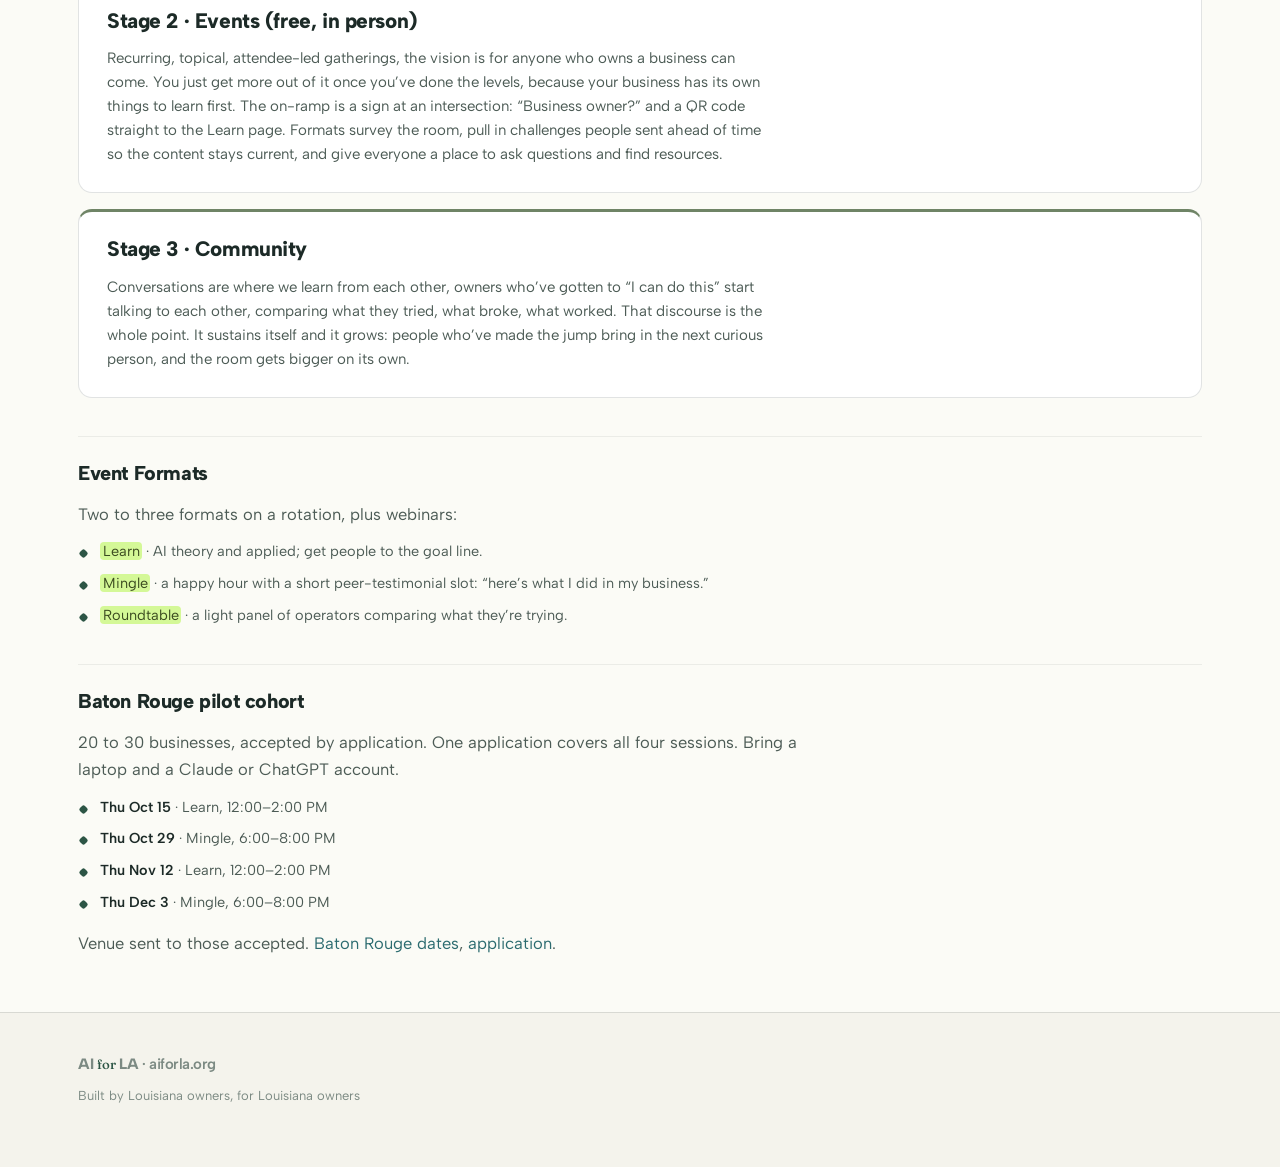
<file: site/pilot-program.html>
<!doctype html>
<html lang="en">
<head>
<meta charset="utf-8">
<meta name="viewport" content="width=device-width,initial-scale=1">
<title>Pilot Project Brief &#183; AI for LA</title>
<meta name="description" content="Baton Rouge pilot cohort: 20 to 30 businesses, four sessions, October through December, by application.">
<link rel="canonical" href="https://aiforla.org/pilot-program.html">
<meta property="og:type" content="website">
<meta property="og:site_name" content="AI for LA">
<meta property="og:url" content="https://aiforla.org/pilot-program.html">
<meta property="og:title" content="Pilot Project Brief">
<meta property="og:description" content="Why Baton Rouge, what practitioner-led change means, and how the pilot cohort runs.">
<meta property="og:image" content="https://aiforla.org/img/og.jpg">
<meta property="og:image:width" content="1200">
<meta property="og:image:height" content="630">
<meta name="twitter:card" content="summary_large_image">
<link rel="icon" type="image/png" sizes="32x32" href="favicon-32.png">
<link rel="apple-touch-icon" href="favicon-180.png">
<link rel="stylesheet" href="style.css">
<script>try{var t=localStorage.getItem('aiforla-theme');if(t)document.documentElement.setAttribute('data-theme',t)}catch(e){}</script>
<style>
/* ---- brief page components (Field Study system) ---- */
.metaline.stack{margin-top:14px}
.pull{font-family:'Fraunces',Georgia,serif;font-style:italic;font-weight:500;
  font-size:clamp(18px,2.3vw,25px);line-height:1.44;color:var(--ink);max-width:52ch;
  border-left:3px solid var(--chartreuse);padding-left:24px;margin:26px 0}
.pull p+p{margin-top:16px}
.para{font-size:16.5px;color:var(--ink-soft);line-height:1.62;max-width:72ch;margin-top:16px}
.para:first-child{margin-top:0}
.para b{color:var(--ink);font-weight:600}
.para i{font-style:italic}
.olist{list-style:none;padding:0;margin:20px 0 0;display:flex;flex-direction:column;gap:12px;max-width:72ch}
.olist li{display:grid;grid-template-columns:auto 1fr;gap:16px;font-size:15.5px;color:var(--ink-soft);line-height:1.55}
.olist .n{font-family:'JBMono',ui-monospace,monospace;font-size:12px;color:var(--river);padding-top:4px}

.trio{display:grid;grid-template-columns:repeat(3,1fr);gap:16px;margin-top:22px}
@media (max-width:900px){.trio{grid-template-columns:1fr}}
.princ{border:1px solid var(--line);border-top:3px solid var(--forest);border-radius:var(--radius);
  padding:24px;background:var(--card)}
.princ:nth-child(2){border-top-color:var(--river)}
.princ:nth-child(3){border-top-color:var(--clay)}
.princ h3{font-size:18px;margin-bottom:12px}
.princ p{font-size:14.5px;color:var(--ink-soft);line-height:1.55}
.princ b{color:var(--ink);font-weight:600}

.fkd{border:1px solid var(--line);border-radius:var(--radius);padding:22px 24px;background:var(--card)}
.fkd-l{font-family:'JBMono',ui-monospace,monospace;font-size:11px;letter-spacing:.14em;
  text-transform:uppercase;color:var(--river);display:block;margin-bottom:9px}
.fkd p{font-size:15px;color:var(--ink);line-height:1.5}
.para-lg{font-size:clamp(23px,3.2vw,34px);font-weight:800;letter-spacing:-.02em;line-height:1.34;
  text-wrap:balance;color:var(--ink);max-width:34ch}
.tonestack{margin-top:20px}
.tonestack p:nth-child(odd){text-align:left}
.tonestack p:nth-child(even){text-align:right}
.tone-lead{font-size:clamp(21px,2.6vw,28px);font-weight:800;letter-spacing:-.02em;
  line-height:1.25;color:var(--ink);margin:0}
.tone-no{font-size:clamp(18px,2.1vw,23px);font-weight:800;letter-spacing:-.02em;
  line-height:1.3;color:var(--ink-faint);margin:7px 0 0}
.tone-no:first-of-type{margin-top:15px}
.tonestack+.para{margin-top:22px}
.offerbox{border:1px solid var(--line);border-left:3px solid var(--chartreuse);border-radius:var(--radius);
  background:var(--card);padding:24px 26px;margin:22px 0 0;max-width:70ch}
.offerbox p{font-size:17px;color:var(--ink);line-height:1.6}
.offerbox p+p{margin-top:14px}
.stages{display:flex;flex-direction:column;gap:16px;margin-top:24px}
.stage{border:1px solid var(--line);border-top:3px solid var(--forest);border-radius:var(--radius);
  padding:26px 28px;background:var(--card)}
.stage:nth-child(2){border-top-color:var(--river)}
.stage:nth-child(3){border-top-color:var(--sage)}
.stage h3{font-size:21px}
.stage .stage-p{font-size:15px;color:var(--ink-soft);line-height:1.6;max-width:74ch;margin-top:14px}
.levels{display:flex;flex-direction:column;gap:9px;margin-top:18px}
.level{background:var(--surface);border-radius:var(--radius-sm);padding:14px 16px;
  display:grid;grid-template-columns:auto 1fr;gap:16px;align-items:baseline}
.level .lv{font-family:'JBMono',ui-monospace,monospace;font-size:11px;letter-spacing:.06em;
  text-transform:uppercase;color:var(--river);white-space:nowrap}
.level p{font-size:14.5px;color:var(--ink);line-height:1.5}
.level i{font-style:italic;font-weight:600}
</style>
</head>
<body>

<header class="topbar">
  <div class="wrap">
    <span class="brandmark"><a href="index.html">AI <span class="for">for</span> LA</a></span>
    <nav class="topnav">
      <a href="index.html">Home</a>
      <a href="pilot-program.html" aria-current="page">Pilot Program</a>
      <a href="research.html">Research</a>
    </nav>
    <button class="tgl" id="themeBtn" aria-label="Toggle color theme">&#9680; theme</button>
  </div>
</header>

<section class="hero">
  <div class="wrap">
    <div class="kicker">A Statewide AI Community for Louisiana</div>
    <h1><span class="accentword">Pilot</span> Project Brief</h1>
    <p class="sub">We have selected the Baton Rouge market for a pilot of our learning model: 20 to 30 businesses, four sessions, by application.</p>
    <div class="metaline">
      <span>Prepared By: <b>Wes Kennison, Alex Hardee</b></span>
    </div>
  </div>
</section>

<!-- ============ 1. MARKET FOUNDATION ============ -->
<section class="band alt">
  <div class="wrap">
    <div class="sec-head">
      <div class="eyebrow">01</div>
      <h2>Market Foundation</h2>
    </div>

    <div class="sub-head"><h3>Initiative Context</h3></div>
    <p class="para">Baton Rouge is about as AI-curious as any city in the country right now. When Anthropic ran its road show, the strongest registration response on the whole tour reportedly came from right here. And Baton Rouge certainly isn&rsquo;t alone. For the first time, perhaps ever, small, scrappy business owners the world over are dealing with the same nagging question;</p>
    <div class="pull">
      <p>&ldquo;I know AI represents opportunity, but what does that opportunity mean to MY business, <span class="accentword">and where do I start?&rdquo;</span></p>
    </div>
    <p class="para"><b>As the world moves from being a business community in it&rsquo;s infancy with AI to being AI integrated,</b> shepherding that transition by <span class="accentword">teaching, sharing, and guiding</span> is what this initiative represents.</p>

    <div class="sub-head"><h3>Audience / Market Snapshot</h3></div>
    <p class="para">Small and mid-sized business owners and operators are the micro-engines of the economy, changes to their quality of life directly impact local economies at the grassroots level.</p>
    <p class="para">The AI-narrative for SMB is nothing like what&rsquo;s playing out in big enterprise.</p>
    <p class="para">The headlines for AI integration at the enterprise level are all about cutting headcount to hack growth on the balance sheet, but a small business team typically can&rsquo;t afford to lose ANY of it&rsquo;s team members who are actively engaged in the work they do, day in and day out.</p>
    <p class="para">We believe that the AI Opportunity for Small to Medium size businesses is two fold:</p>
    <ol class="olist">
      <li><span class="n">1</span><span>Efficiency creation by streamlining and automating operations</span></li>
      <li><span class="n">2</span><span>Leveraging this newly liberated internal expertise to apply it to new market challenges, so as to better compete with bigger, less nimble teams.</span></li>
    </ol>

    <div class="sub-head"><h3>Brand Positioning</h3></div>
    <div class="pull">
      <p>A rising tide raises all ships.</p>
    </div>
    <p class="para">This is a community that runs on the open-source spirit. When Louisiana businesses win, we all win. <span class="accentword">The offer to business owners is simple,</span></p>
    <div class="offerbox">
      <p>&ldquo;integrating AI into your business operations frees up more time, more capacity, and more room for the human parts of the work.</p>
      <p>Our events and the learning track presented on the website are a jumping off point for you to begin your journey into building an Operating System for your business that optimizes how the work gets done.&rdquo;</p>
    </div>

    <div class="sub-head"><h3>Organizing Principles</h3></div>
    <div class="trio">
      <div class="princ">
        <h3>Context is the whole game.</h3>
        <p>AI with bad context is worse than a bad employee. With rich, specific context, it&rsquo;s a different tool entirely. So adoption has to happen inside each person&rsquo;s real work, this is the essence of <b>practitioner led change.</b></p>
      </div>
      <div class="princ">
        <h3>The hump is smaller than it looks, and most of it is in your head.</h3>
        <p>The first and most difficult barrier to entry is taking the first step. Getting a business from 0 to 1 means facilitating a transition from chatting with AI in a browser to <b>throwing your day-to-day work at AI in an integrated and secure way.</b></p>
      </div>
      <div class="princ">
        <h3>There&rsquo;s no silver bullet.</h3>
        <p><b>You don&rsquo;t &ldquo;install AI&rdquo; and wake up optimized.</b> Working with AI is a series of cycles, full of dips and nooks and operational uncertainty. Every time you run a piece of real work through AI inside good guardrails, that curve gets a little smoother. Do it enough and the day gets more dependable, because everything you touch is captured in one place you can talk to. When you commit to the work it takes to get AI integrated, each success builds on the one before it and compounds the longer you work it.</p>
      </div>
    </div>
  </div>
</section>

<!-- ============ 2. NARRATIVE OBJECTIVES ============ -->
<section class="band">
  <div class="wrap">
    <div class="sec-head">
      <div class="eyebrow">02</div>
      <h2>Objectives</h2>
    </div>

    <p class="para para-lg">Build a community that moves Louisiana businesses and individuals from AI-curious to AI-operating, <span class="accentword">starting in Baton Rouge.</span></p>

    <div class="sub-head"><h3>Primary Audience</h3></div>
    <p class="para">Small and mid-sized business owners and operators who want to integrate but don&rsquo;t know where to start.</p>
    <p class="para">Secondary: individual practitioners, nonprofits, and eventually the bigger organizations and civic partners who help it travel across the state.</p>

    <div class="sub-head"><h3>Audience Takeaways</h3></div>
    <div class="trio">
      <div class="fkd">
        <span class="fkd-l">Feel</span>
        <p>&ldquo;I&rsquo;m not behind. This is more accessible than I thought, and these are my people.&rdquo;</p>
      </div>
      <div class="fkd">
        <span class="fkd-l">Know</span>
        <p>&ldquo;AI can work like an operating system for my business, acting as a glue to bring many pieces and parts together&rdquo;</p>
      </div>
      <div class="fkd">
        <span class="fkd-l">Do</span>
        <p>Take the free first step, show up and engage, try something real in your own business, then come back and share it.</p>
      </div>
    </div>

    <div class="sub-head"><h3>Underlying Themes (keywords)</h3></div>
    <ul class="tags big-tags">
      <li>Rising tide</li>
      <li>practitioner-led</li>
      <li>operating system</li>
      <li>more time</li>
      <li>open source</li>
      <li>big tent</li>
      <li>Louisiana leads.</li>
    </ul>
  </div>
</section>

<!-- ============ 3. CREATIVE STRATEGY ============ -->
<section class="band alt">
  <div class="wrap">
    <div class="sec-head">
      <div class="eyebrow">03</div>
      <h2>Strategy</h2>
    </div>

    <p class="para">The core idea for building sustainable economic lift comes in the form of <span class="accentword">&ldquo;Practitioner-Led Change&rdquo;</span>.</p>
    <div class="pull">
      <p>The working practitioner, in any industry vertical, is the best source of the accurate context that their vertical needs to be effective in adopting AI based change.</p>
    </div>
    <p class="para">This expertise allows for anyone working in that industry to see themselves in the solutions being put together, and incentivizes others to adapt similar measures.</p>
    <p class="para">As more and more successes happen across verticals, the network effect of a more optimized business landscape can begin to emerge, making for a more vibrant and thriving business community.</p>

    <div class="sub-head"><h3>Tone / Voice</h3></div>
    <div class="tonestack">
      <p class="tone-lead">We are authentic, unvarnished, peer-to-peer.</p>
      <p class="tone-no">No hype.</p>
      <p class="tone-no">No shortcut-to-revenue energy.</p>
      <p class="tone-no">No cutting-headcount language.</p>
    </div>
    <p class="para">This community represents an avenue and a proving ground for creating new opportunity and working through what implementation really looks like in real world terms.</p>

    <div class="sub-head"><h3>Getting Started</h3></div>
    <p class="para">Most small business owners are scrappy and entrepreneurial, they don&rsquo;t need to be motivated, they just need to be pointed in the right direction and things can begin to shift. This makes real the claim that the free resources provided can be enough to put an operator on a track to revolutionize their business, in short order.</p>

    <div class="stages">
      <article class="stage">
        <h3>Stage 1 &#183; Learn (free, online)</h3>
        <p class="stage-p">An online learn page that features 3 levels of learning content</p>
        <div class="levels">
          <div class="level"><span class="lv">Level 1</span><p>What is Claude?</p></div>
          <div class="level"><span class="lv">Level 2</span><p>I&rsquo;m tired of copying and pasting results out of an LLM and I&rsquo;m ready to learn about AI <i>Integration.</i></p></div>
          <div class="level"><span class="lv">Level 3</span><p>I&rsquo;m interested in building skills, MCPs, and generally optimizing what I&rsquo;ve got working.</p></div>
        </div>
        <p class="stage-p">The content will be largely curated and featured in 3 playlists, which are updated every week as new things emerge in the technology landscape.</p>
      </article>

      <article class="stage">
        <h3>Stage 2 &#183; Events (free, in person)</h3>
        <p class="stage-p">Recurring, topical, attendee-led gatherings, the vision is for anyone who owns a business can come. You just get more out of it once you&rsquo;ve done the levels, because your business has its own things to learn first. The on-ramp is a sign at an intersection: &ldquo;Business owner?&rdquo; and a QR code straight to the Learn page. Formats survey the room, pull in challenges people sent ahead of time so the content stays current, and give everyone a place to ask questions and find resources.</p>
      </article>

      <article class="stage">
        <h3>Stage 3 &#183; Community</h3>
        <p class="stage-p">Conversations are where we learn from each other, owners who&rsquo;ve gotten to &ldquo;I can do this&rdquo; start talking to each other, comparing what they tried, what broke, what worked. That discourse is the whole point. It sustains itself and it grows: people who&rsquo;ve made the jump bring in the next curious person, and the room gets bigger on its own.</p>
      </article>
    </div>

    <div class="sub-head"><h3>Event Formats</h3></div>
    <p class="para">Two to three formats on a rotation, plus webinars:</p>
    <ul class="tick">
      <li><span class="accentword">Learn</span> &#183; AI theory and applied; get people to the goal line.</li>
      <li><span class="accentword">Mingle</span> &#183; a happy hour with a short peer-testimonial slot: &ldquo;here&rsquo;s what I did in my business.&rdquo;</li>
      <li><span class="accentword">Roundtable</span> &#183; a light panel of operators comparing what they&rsquo;re trying.</li>
    </ul>

    <div class="sub-head"><h3>Baton Rouge pilot cohort</h3></div>
    <p class="para">20 to 30 businesses, accepted by application. One application covers all four sessions. Bring a laptop and a Claude or ChatGPT account.</p>
    <ul class="tick">
      <li><b>Thu Oct 15</b> &#183; Learn, 12:00&ndash;2:00 PM</li>
      <li><b>Thu Oct 29</b> &#183; Mingle, 6:00&ndash;8:00 PM</li>
      <li><b>Thu Nov 12</b> &#183; Learn, 12:00&ndash;2:00 PM</li>
      <li><b>Thu Dec 3</b> &#183; Mingle, 6:00&ndash;8:00 PM</li>
    </ul>
    <p class="para">Venue sent to those accepted. <a href="baton-rouge.html">Baton Rouge dates</a>, <a href="apply.html">application</a>.</p>
  </div>
</section>

<footer>
  <div class="wrap">
    <div class="brandmark">AI <span class="for">for</span> LA <span class="muted" style="font-weight:600">&#183; aiforla.org</span></div>
    <p>Built by Louisiana owners, for Louisiana owners</p>
  </div>
</footer>

<script>
(function(){
  var root=document.documentElement,btn=document.getElementById('themeBtn');
  function sysDark(){return window.matchMedia&&window.matchMedia('(prefers-color-scheme:dark)').matches}
  function cur(){return root.getAttribute('data-theme')||(sysDark()?'dark':'light')}
  btn.addEventListener('click',function(){
    var n=cur()==='dark'?'light':'dark';
    root.setAttribute('data-theme',n);
    try{localStorage.setItem('aiforla-theme',n)}catch(e){}
  });
})();
</script>
</body>
</html>
</file>
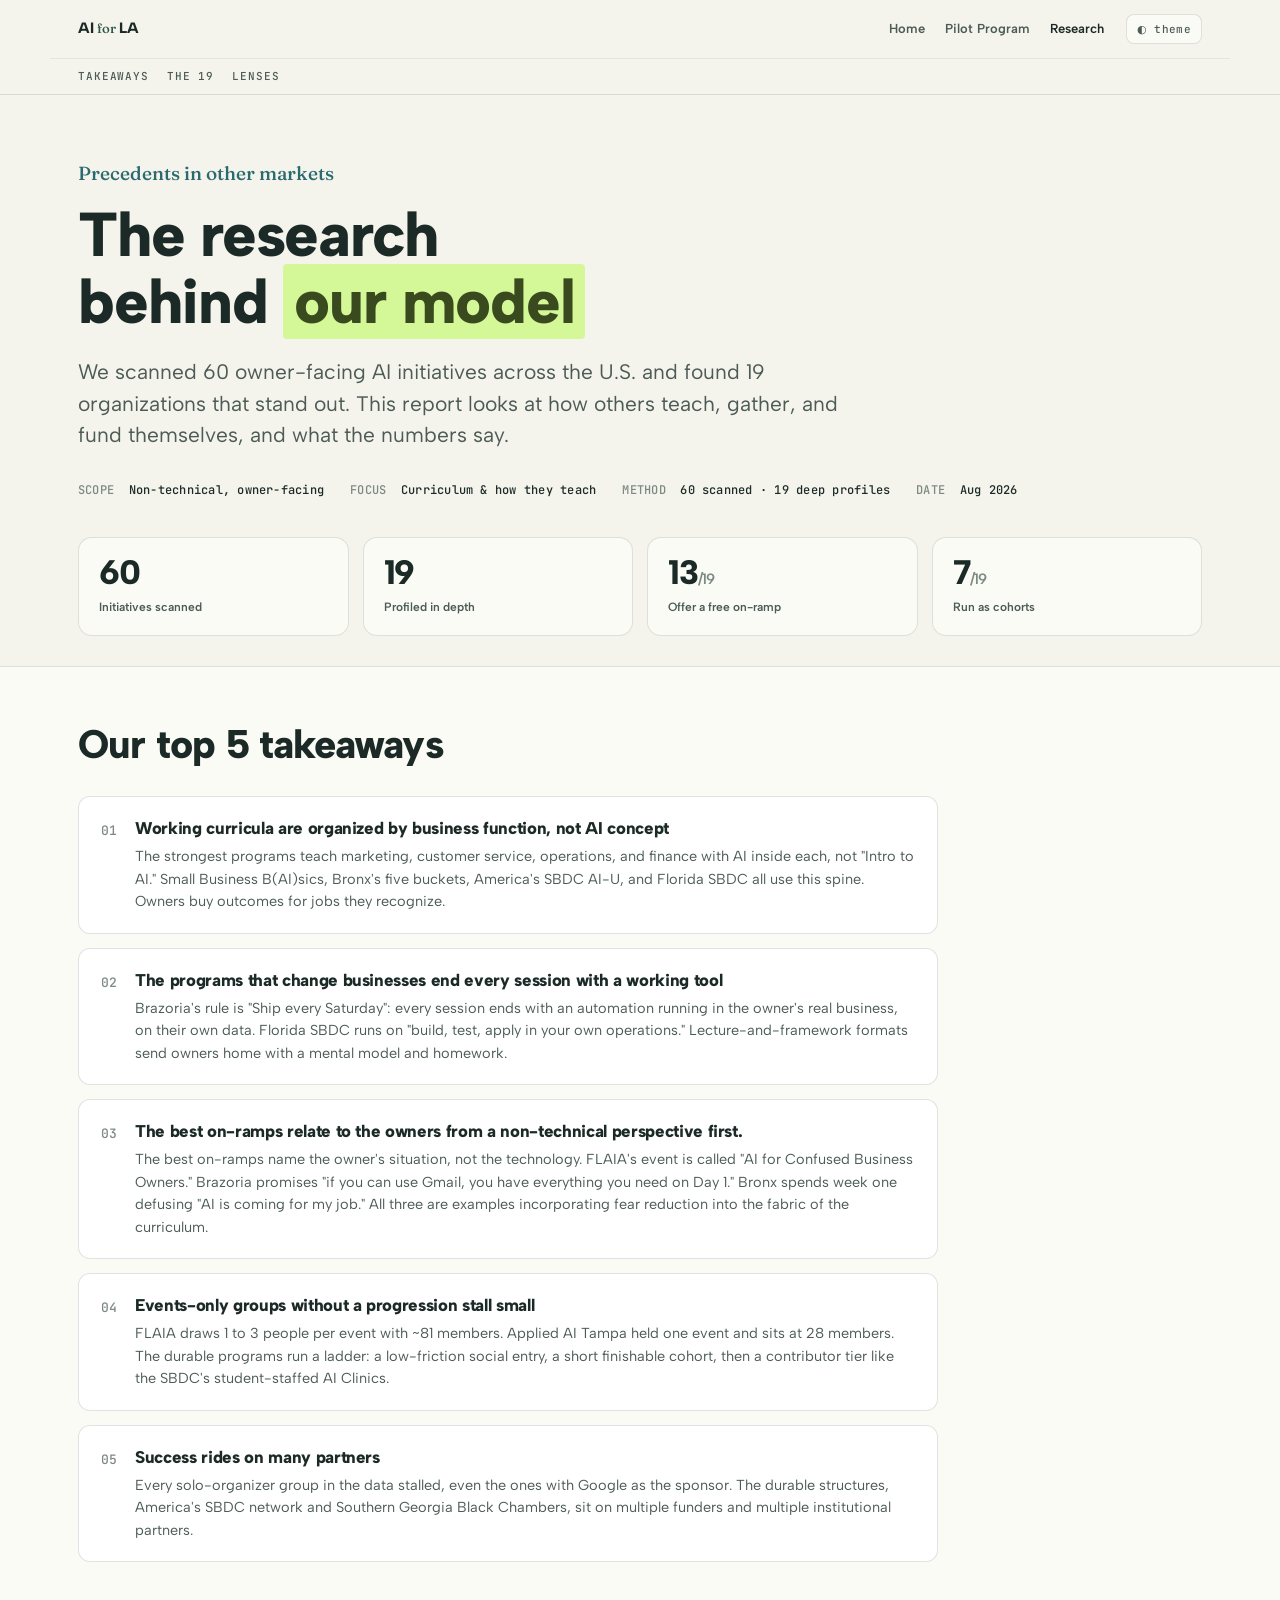
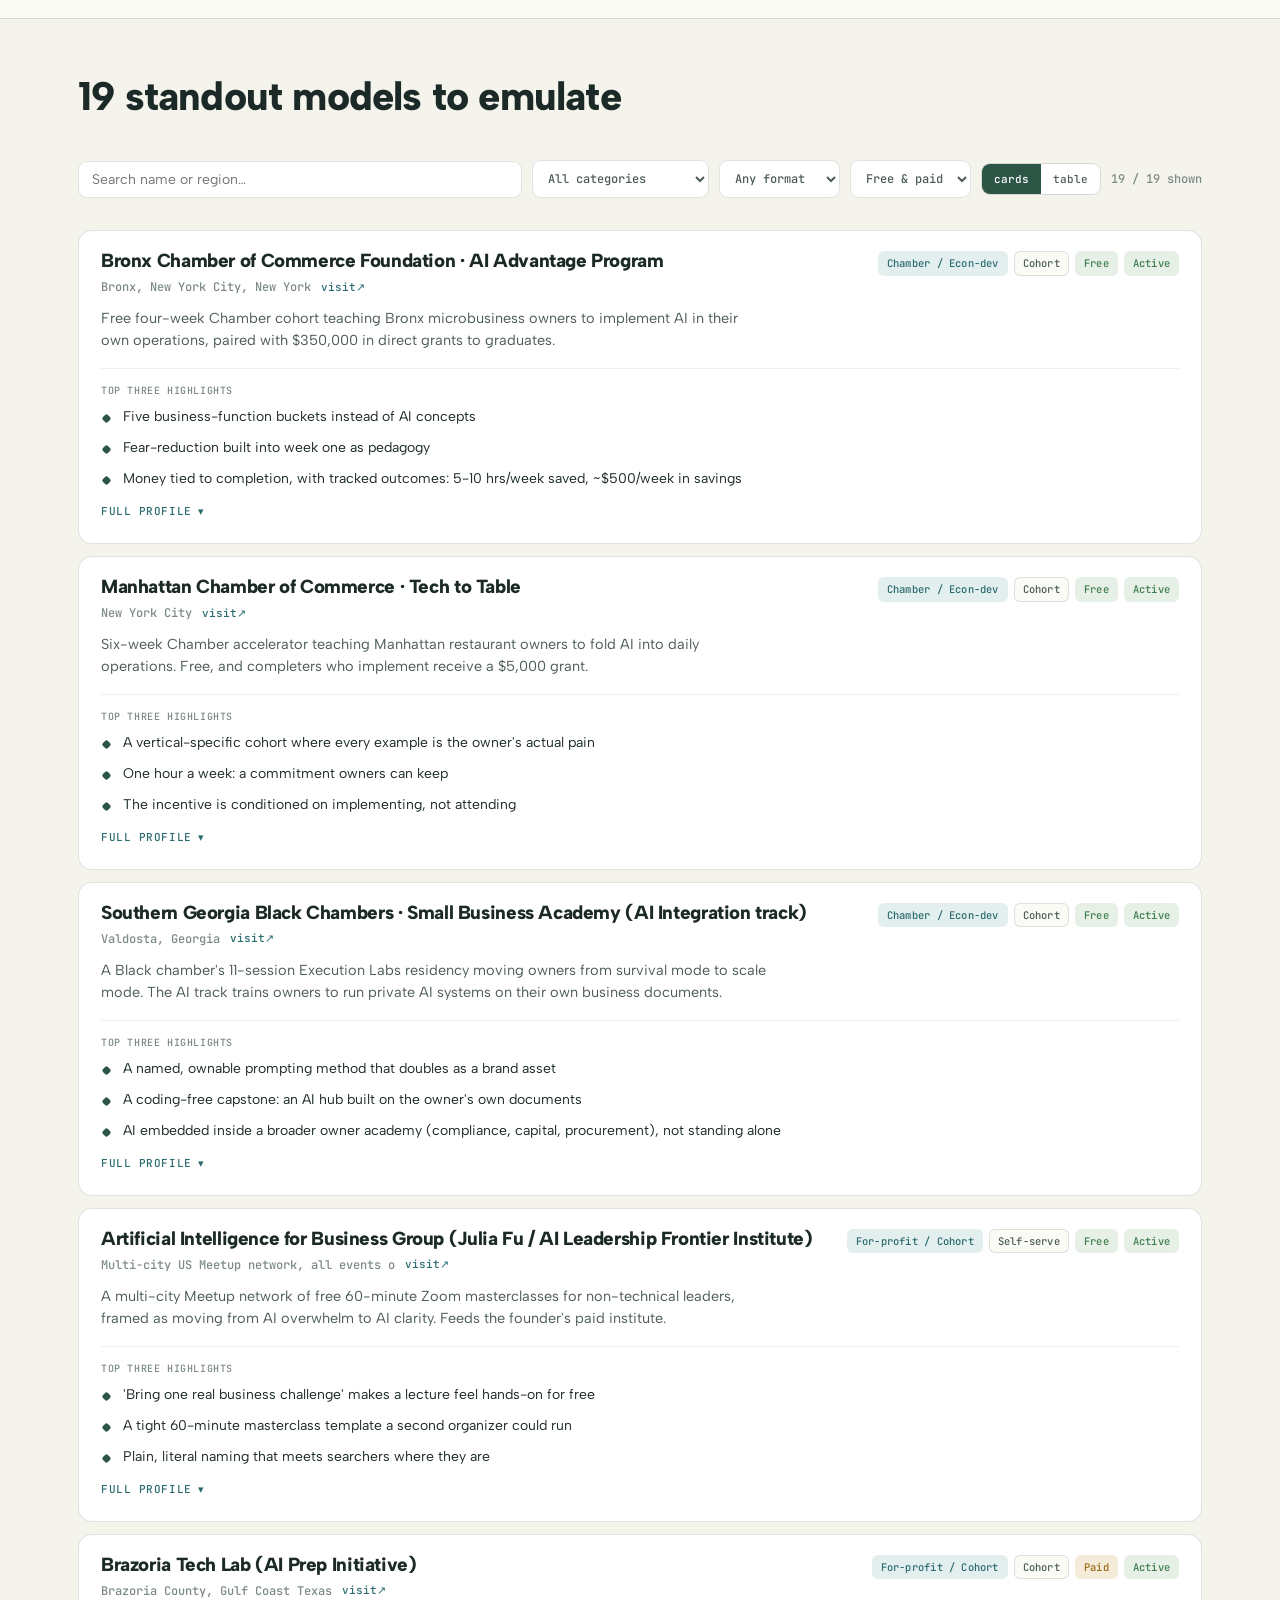
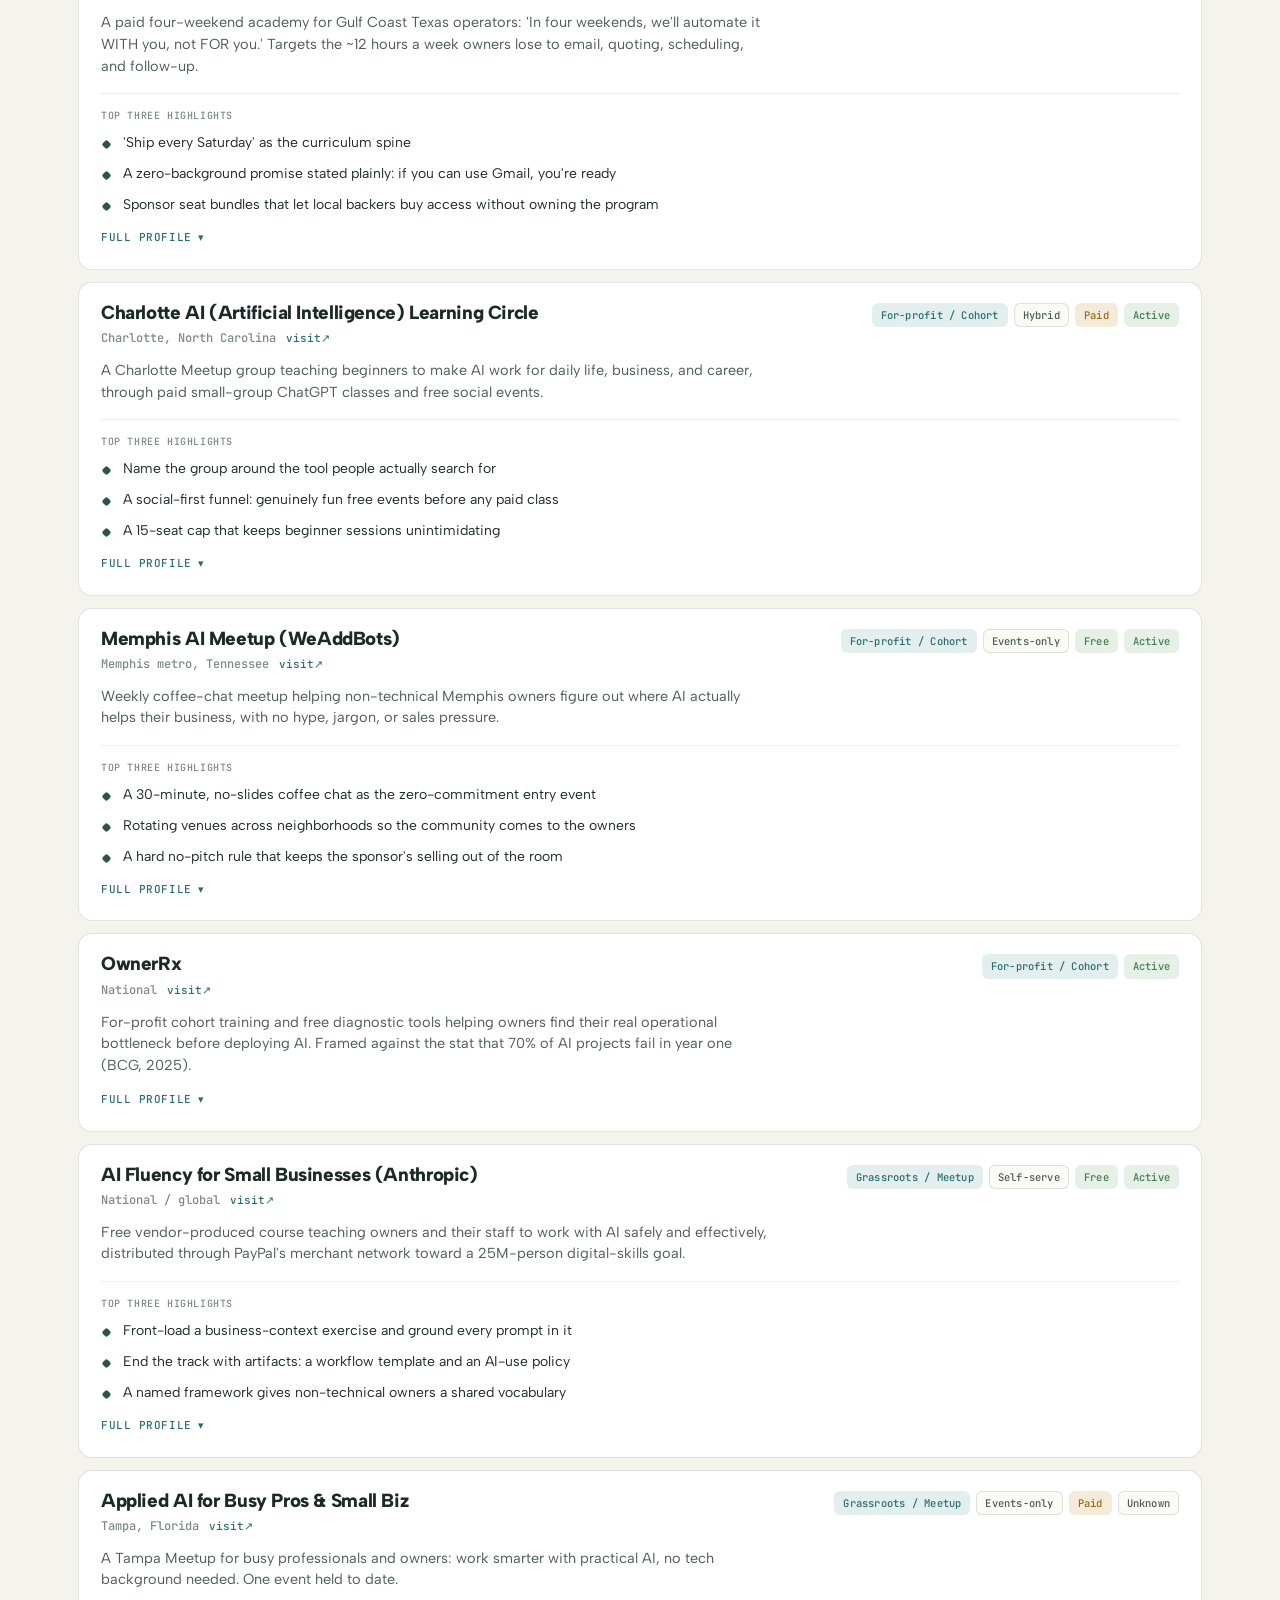
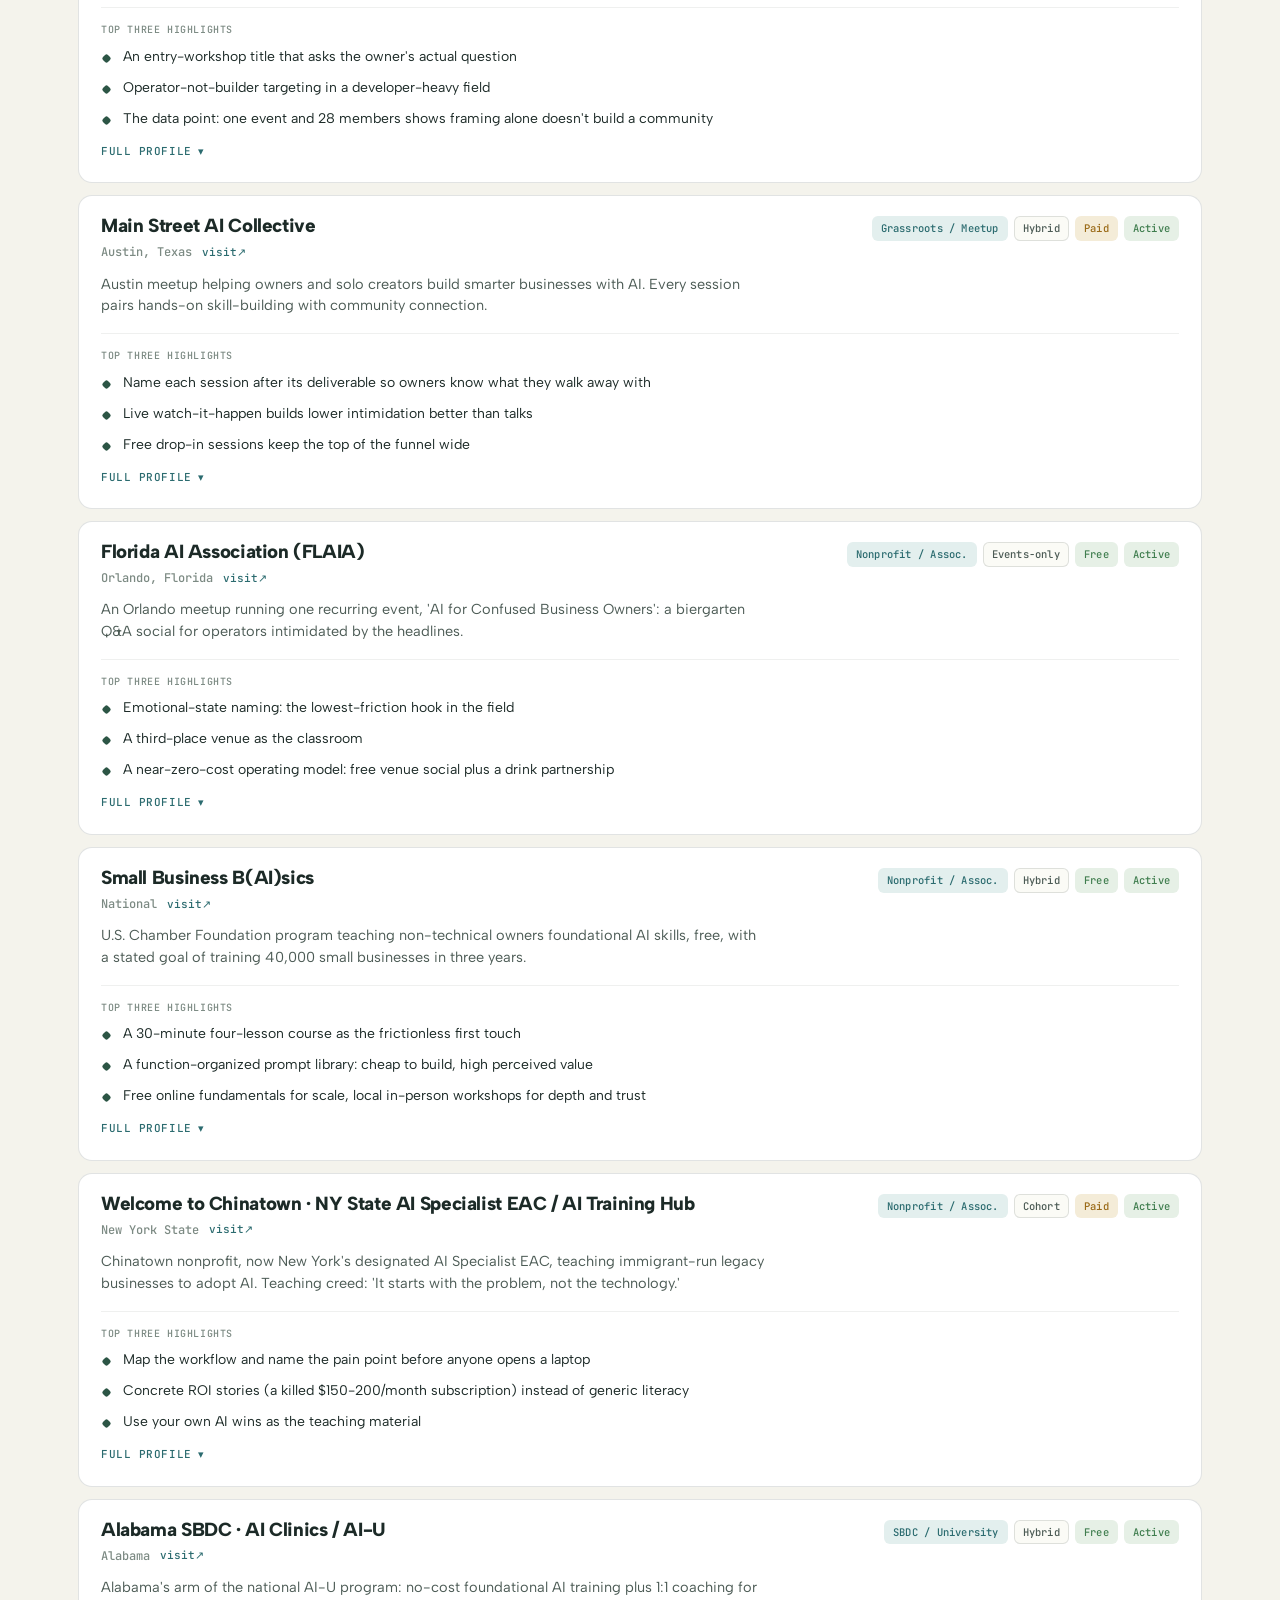
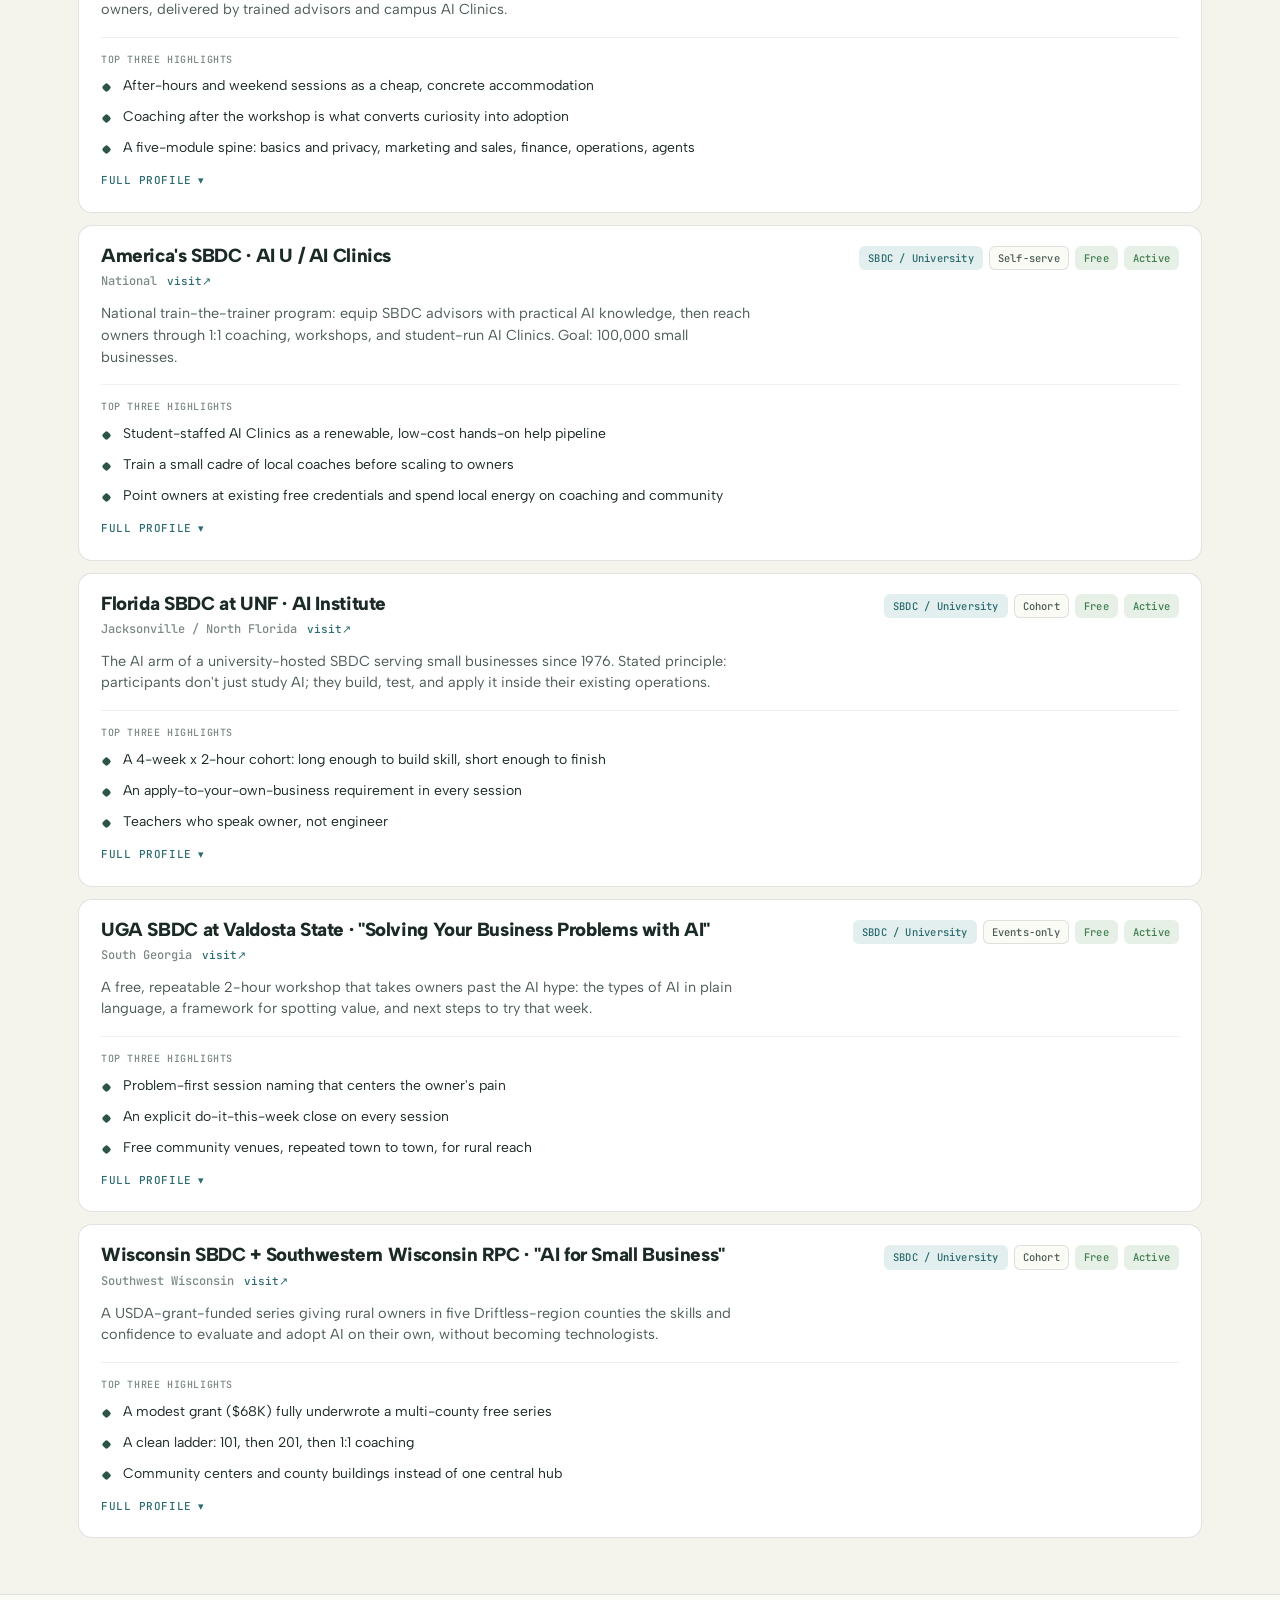
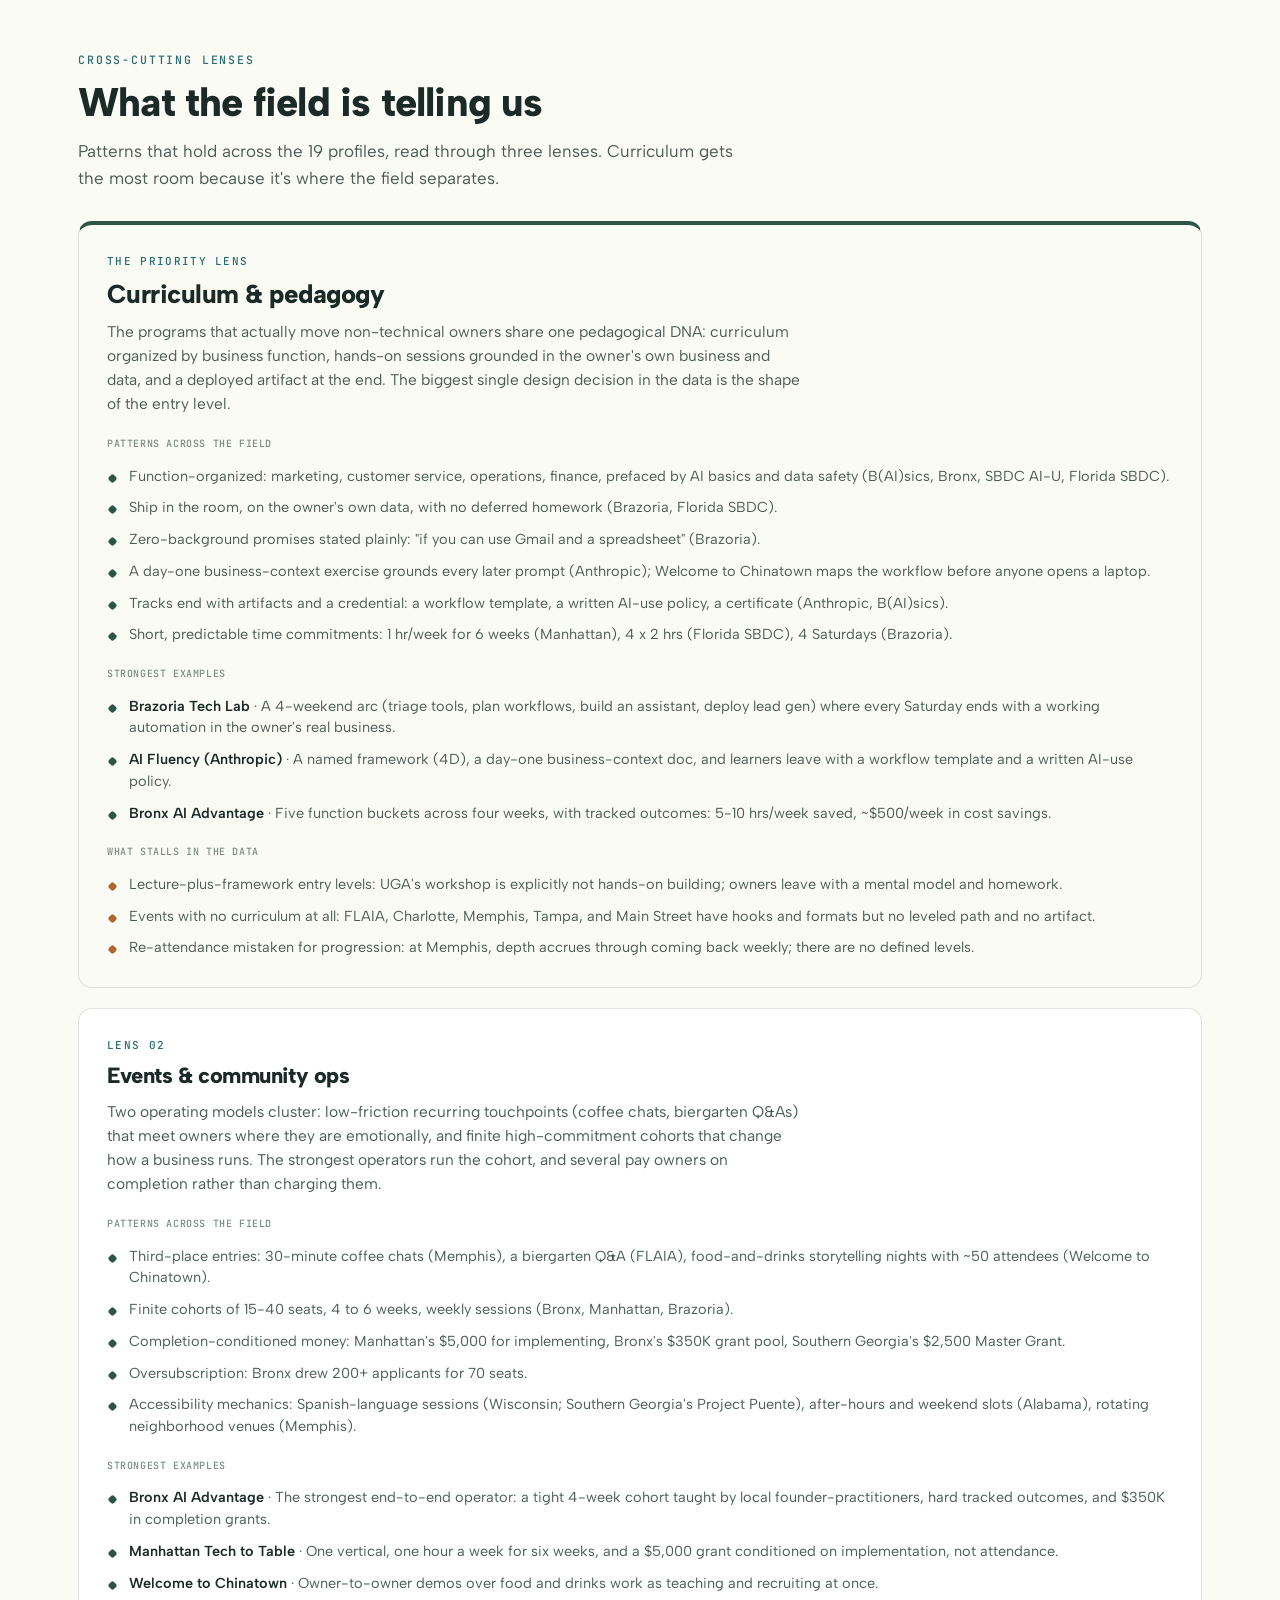
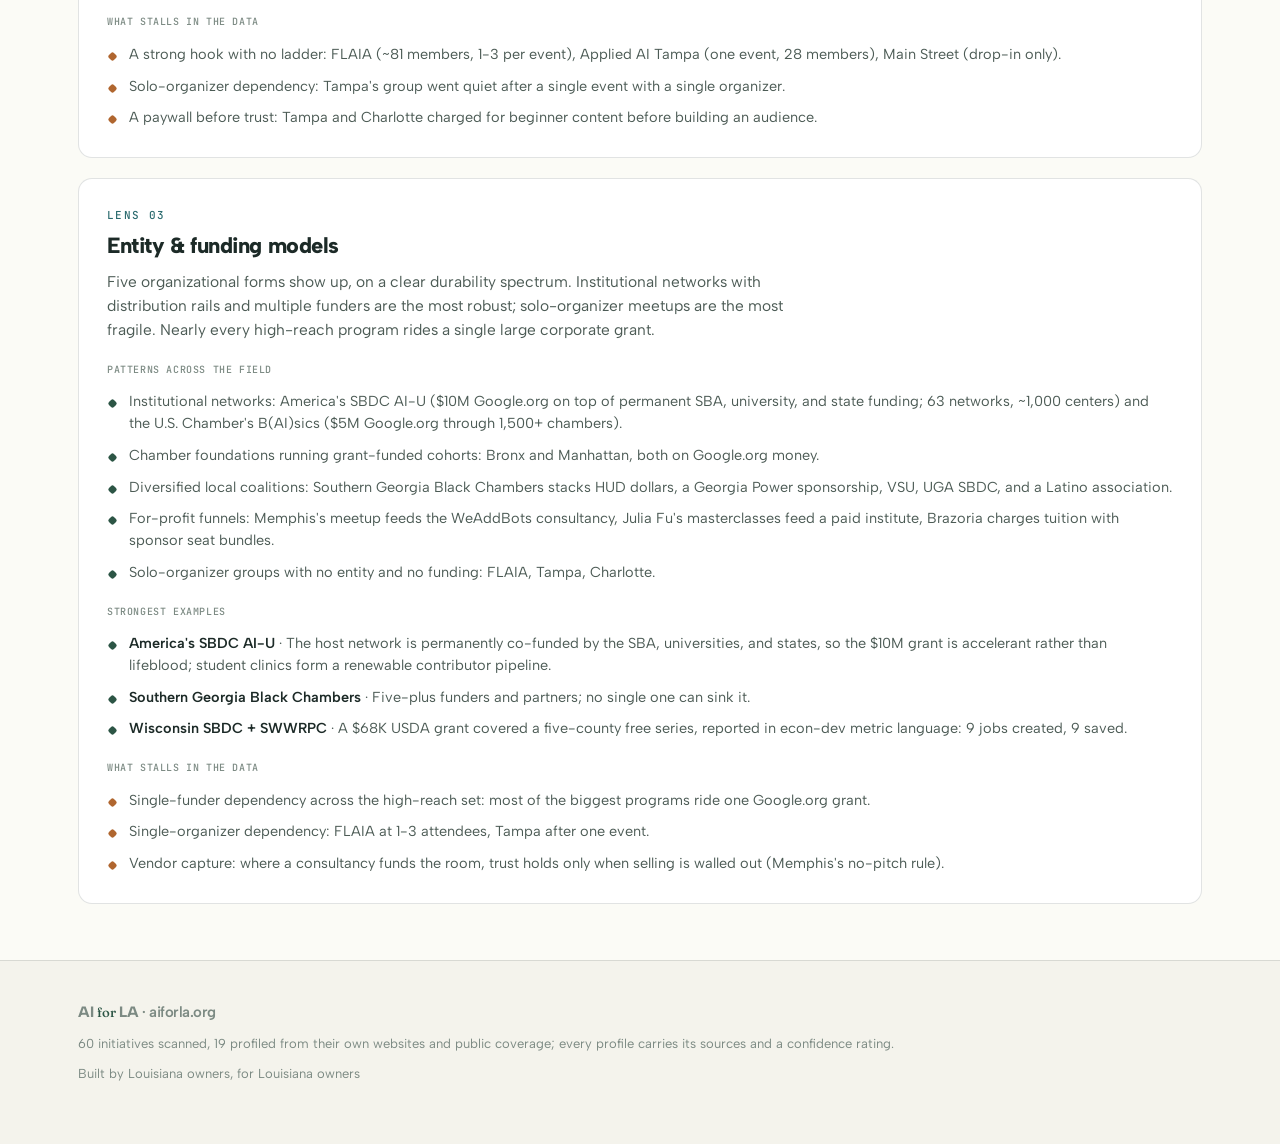
<file: site/research.html>
<!doctype html>
<html lang="en">
<head>
<meta charset="utf-8">
<meta name="viewport" content="width=device-width,initial-scale=1">
<title>Research &#183; AI for LA</title>
<meta name="description" content="How other AI-for-small-business programs around the country are built: what to steal, adapt, and avoid.">
<link rel="canonical" href="https://aiforla.org/research.html">
<meta property="og:type" content="website">
<meta property="og:site_name" content="AI for LA">
<meta property="og:url" content="https://aiforla.org/research.html">
<meta property="og:title" content="The research behind our model">
<meta property="og:description" content="How other AI-for-small-business programs around the country are built: what to steal, adapt, and avoid.">
<meta property="og:image" content="https://aiforla.org/img/og.jpg">
<meta property="og:image:width" content="1200">
<meta property="og:image:height" content="630">
<meta name="twitter:card" content="summary_large_image">
<link rel="icon" type="image/png" sizes="32x32" href="favicon-32.png">
<link rel="apple-touch-icon" href="favicon-180.png">
<link rel="stylesheet" href="style.css">
<style>
.topbar .wrap.sub{height:36px;gap:18px;border-top:1px solid var(--line-soft)}
.topbar .wrap.sub a{font-family:'JBMono',ui-monospace,monospace;font-size:11px;letter-spacing:.08em;text-transform:uppercase;color:var(--ink-soft)}
.topbar .wrap.sub a:hover{color:var(--ink);text-decoration:none}
.controls{top:94px}
</style>
<script>try{var t=localStorage.getItem('aiforla-theme');if(t)document.documentElement.setAttribute('data-theme',t)}catch(e){}</script>
</head>
<body>

<header class="topbar">
  <div class="wrap">
    <span class="brandmark"><a href="index.html">AI <span class="for">for</span> LA</a></span>
    <nav class="topnav">
      <a href="index.html">Home</a>
      <a href="pilot-program.html">Pilot Program</a>
      <a href="research.html" aria-current="page">Research</a>
    </nav>
    <button class="tgl" id="themeBtn" aria-label="Toggle color theme">&#9680; theme</button>
  </div>
  <div class="wrap sub">
    <a href="#summary">Takeaways</a>
    <a href="#directory">The 19</a>
    <a href="#themes">Lenses</a>
  </div>
</header>

<section class="hero">
  <div class="wrap">
    <div class="kicker">Precedents in other markets</div>
    <h1>The research behind <span class="accentword">our model</span></h1>
    <p class="sub">We scanned 60 owner-facing AI initiatives across the U.S. and found 19 organizations that stand out. This report looks at how others teach, gather, and fund themselves, and what the numbers say.</p>
    <div class="metaline">
      <span>SCOPE&nbsp; <b>Non-technical, owner-facing</b></span>
      <span>FOCUS&nbsp; <b>Curriculum &amp; how they teach</b></span>
      <span>METHOD&nbsp; <b>60 scanned &#183; 19 deep profiles</b></span>
      <span>DATE&nbsp; <b>Aug 2026</b></span>
    </div>
    <div class="statrow">
      <div class="stat"><div class="n">60</div><div class="l">Initiatives scanned</div></div>
      <div class="stat"><div class="n">19</div><div class="l">Profiled in depth</div></div>
      <div class="stat"><div class="n">13<small>/19</small></div><div class="l">Offer a free on-ramp</div></div>
      <div class="stat"><div class="n">7<small>/19</small></div><div class="l">Run as cohorts</div></div>
    </div>
  </div>
</section>

<section class="band alt" id="summary">
  <div class="wrap">
    <div class="sec-head">
      <h2>Our top 5 takeaways</h2>
    </div>
    <div class="tklist">
      <div class="tk"><div class="tk-n">01</div><div class="tk-body"><h3>Working curricula are organized by business function, not AI concept</h3><p>The strongest programs teach marketing, customer service, operations, and finance with AI inside each, not "Intro to AI." Small Business B(AI)sics, Bronx's five buckets, America's SBDC AI-U, and Florida SBDC all use this spine. Owners buy outcomes for jobs they recognize.</p></div></div>
      <div class="tk"><div class="tk-n">02</div><div class="tk-body"><h3>The programs that change businesses end every session with a working tool</h3><p>Brazoria's rule is "Ship every Saturday": every session ends with an automation running in the owner's real business, on their own data. Florida SBDC runs on "build, test, apply in your own operations." Lecture-and-framework formats send owners home with a mental model and homework.</p></div></div>
      <div class="tk"><div class="tk-n">03</div><div class="tk-body"><h3>The best on-ramps relate to the owners from a non-technical perspective first.</h3><p>The best on-ramps name the owner's situation, not the technology. FLAIA's event is called "AI for Confused Business Owners." Brazoria promises "if you can use Gmail, you have everything you need on Day 1." Bronx spends week one defusing "AI is coming for my job." All three are examples incorporating fear reduction into the fabric of the curriculum.</p></div></div>
      <div class="tk"><div class="tk-n">04</div><div class="tk-body"><h3>Events-only groups without a progression stall small</h3><p>FLAIA draws 1 to 3 people per event with ~81 members. Applied AI Tampa held one event and sits at 28 members. The durable programs run a ladder: a low-friction social entry, a short finishable cohort, then a contributor tier like the SBDC's student-staffed AI Clinics.</p></div></div>
      <div class="tk"><div class="tk-n">05</div><div class="tk-body"><h3>Success rides on many partners</h3><p>Every solo-organizer group in the data stalled, even the ones with Google as the sponsor. The durable structures, America's SBDC network and Southern Georgia Black Chambers, sit on multiple funders and multiple institutional partners.</p></div></div>
    </div>
  </div>
</section>

<section class="band" id="directory">
  <div class="wrap">
    <div class="sec-head">
      <h2>19 standout models to emulate</h2>
    </div>
    <div class="controls">
      <input type="search" id="q" placeholder="Search name or region&#8230;" aria-label="Search">
      <select id="fCat" aria-label="Filter by category"><option value="">All categories</option><option value="chamber">Chamber / Econ-dev</option><option value="forprofit">For-profit / Cohort</option><option value="community">Grassroots / Meetup</option><option value="nonprofit">Nonprofit / Assoc.</option><option value="sbdc">SBDC / University</option></select>
      <select id="fFmt" aria-label="Filter by format"><option value="">Any format</option><option value="cohort">Cohort</option><option value="hybrid">Hybrid</option><option value="selfserve">Self-serve</option><option value="events">Events-only</option></select>
      <select id="fPrice" aria-label="Filter by price"><option value="">Free &amp; paid</option><option value="free">Free</option><option value="paid">Paid</option></select>
      <div class="viewtoggle"><button id="vCards" class="on">cards</button><button id="vTable">table</button></div>
      <span class="count" id="count"></span>
    </div>

    <div class="cards" id="cards">
      
    <details class="card" id="p-bronx-chamber-of-commerce-foundation-ai-advantage-program"
        data-cat="chamber" data-fmt="cohort" data-price="free" data-status="active"
        data-name="bronx chamber of commerce foundation &#183; ai advantage program" data-region="bronx, new york city, new york">
      <summary>
        <div class="card-head">
          <div class="card-title">
            <h3>Bronx Chamber of Commerce Foundation &#183; AI Advantage Program</h3>
            <div class="card-meta">Bronx, New York City, New York <a class="ext" href="https://business.bronxchamber.org/news/details/bronx-chamber-of-commerce-foundation-launches-ai-advantage-program" target="_blank" rel="noopener">visit&#8599;</a></div>
          </div>
          <div class="chips"><span class="chip cat">Chamber / Econ-dev</span><span class="chip">Cohort</span><span class="chip price free">Free</span><span class="chip status active">Active</span></div>
        </div>
        <p class="card-mission">Free four-week Chamber cohort teaching Bronx microbusiness owners to implement AI in their own operations, paired with $350,000 in direct grants to graduates.</p>
        <div class="card-take"><span class="subfld-l">Top three highlights</span>
          <ul class="tick"><li>Five business-function buckets instead of AI concepts</li><li>Fear-reduction built into week one as pedagogy</li><li>Money tied to completion, with tracked outcomes: 5-10 hrs/week saved, ~$500/week in savings</li></ul></div>
        <span class="expand">Full profile <span class="chev">&#9662;</span></span>
      </summary>
      <div class="card-body">
        <div class="pillar pillar-curric">
        <h4><span class="pil-tag">Curriculum</span> How they teach owners</h4>
        <div class="lvl1"><span class="lvl1-l">What Level&nbsp;1 looks like</span><p>Entry assumes zero technical background: onboarding, then weekly sessions applying everyday AI tools to tasks owners already do, like email, social content, and customer communication.</p></div>
        <div class="fldgrid"><div class="fld"><span class="fld-l">Structure</span><span class="fld-v">Four-week cohort: onboarding, four weekly sessions, in-person graduation. Three sequential cohorts so far. Curriculum organized around five business functions.</span></div><div class="fld"><span class="fld-l">Delivery</span><span class="fld-v">In-person</span></div><div class="fld"><span class="fld-l">Hands-on vs lecture</span><span class="fld-v">Participants tested tools, built solutions, and applied them directly to their businesses during the program.</span></div><div class="fld"><span class="fld-l">Price</span><span class="fld-v">$0; underwritten by Google.org</span></div></div>
        <div class="subfld"><span class="subfld-l">Example topics</span><ul class="tags"><li>Marketing and marketing automation</li><li>Content creation</li><li>Customer engagement</li><li>Workflow automation</li><li>Data-informed decisions</li></ul></div>
        <div class="subfld"><span class="subfld-l">Teaching methods</span><ul class="tick"><li>Instructors are Bronx founders and operators, not academics</li><li>Week one names and defuses 'AI is coming for my job'</li><li>Capital paired with training: $350K in grants to graduates</li></ul></div>
        </div>
        <div class="pillar">
        <h4>Events &amp; community</h4>
        <div class="fldgrid"><div class="fld"><span class="fld-l">Cadence</span><span class="fld-v">Weekly over four weeks; cohorts run back to back</span></div><div class="fld"><span class="fld-l">Format</span><span class="fld-v">Cohort sessions plus a capstone in-person graduation</span></div><div class="fld"><span class="fld-l">Size</span><span class="fld-v">~23 businesses in cohort one; 70 across three cohorts</span></div><div class="fld"><span class="fld-l">Community size</span><span class="fld-v">70 trained from 200+ applicants; the first cohort alone drew 120+ applications</span></div></div>
        <div class="note"><span class="subfld-l">Progression</span><p>Applicant, selected cohort member, four weeks of training, graduation, then grant eligibility.</p></div>
        <div class="note"><span class="subfld-l">How they grow</span><p>Chamber membership and community trust; oversubscribed applications; alumni surface as public success stories.</p></div>
        </div>
        <div class="pillar">
        <h4>Model, brand &amp; funding</h4>
        <div class="fldgrid"><div class="fld"><span class="fld-l">Entity</span><span class="fld-v">Chamber of commerce foundation (nonprofit arm)</span></div><div class="fld"><span class="fld-l">Funding</span><span class="fld-v">Google.org-backed, free to participants, plus $350K in direct grants</span></div><div class="fld"><span class="fld-l">Launched</span><span class="fld-v">2026</span></div><div class="fld"><span class="fld-l">Audience</span><span class="fld-v">Bronx microbusinesses: ~95% have five or fewer employees, 94% minority-owned, about half women-owned</span></div></div>
        <div class="note"><span class="subfld-l">Positioning &amp; name</span><p>'AI Advantage' frames AI as an edge for the little guy, not a threat. Chamber branding signals a trusted local institution, not a vendor.</p></div>
        </div>
        <div class="sources"><span class="subfld-l">Sources &middot; confidence: medium</span><div class="srcwrap"><a href="https://business.bronxchamber.org/news/details/bronx-chamber-of-commerce-foundation-launches-ai-advantage-program" target="_blank" rel="noopener">business.bronxchamber.org</a><a href="https://secure.acce.org/articles/programs-and-events/turning-ai-access-into-small-business-advantage/" target="_blank" rel="noopener">secure.acce.org</a><a href="https://bronx.news12.com/2026/02/17/free-program-teaches-small-business-owners-how-to-use-ai/wYUuzvvuiUMLOJcfFzr2i" target="_blank" rel="noopener">bronx.news12.com</a><a href="https://bronx.news12.com/free-program-teaches-small-business-owners-how-to-use-ai" target="_blank" rel="noopener">bronx.news12.com</a><a href="https://irp.cdn-website.com/d10ad5d2/files/uploaded/2025-01-12+Release_+AI+Advantage+Training+-+First+Cohort+Announced.pdf" target="_blank" rel="noopener">irp.cdn-website.com</a><a href="https://www.bronxchamber.org/" target="_blank" rel="noopener">www.bronxchamber.org</a></div></div>
        </div>
    </details>

    <details class="card" id="p-manhattan-chamber-of-commerce-tech-to-table"
        data-cat="chamber" data-fmt="cohort" data-price="free" data-status="active"
        data-name="manhattan chamber of commerce &#183; tech to table" data-region="new york city (manhattan), new york">
      <summary>
        <div class="card-head">
          <div class="card-title">
            <h3>Manhattan Chamber of Commerce &#183; Tech to Table</h3>
            <div class="card-meta">New York City <a class="ext" href="https://www.manhattancc.org/ai-digital-empowerment/" target="_blank" rel="noopener">visit&#8599;</a></div>
          </div>
          <div class="chips"><span class="chip cat">Chamber / Econ-dev</span><span class="chip">Cohort</span><span class="chip price free">Free</span><span class="chip status active">Active</span></div>
        </div>
        <p class="card-mission">Six-week Chamber accelerator teaching Manhattan restaurant owners to fold AI into daily operations. Free, and completers who implement receive a $5,000 grant.</p>
        <div class="card-take"><span class="subfld-l">Top three highlights</span>
          <ul class="tick"><li>A vertical-specific cohort where every example is the owner's actual pain</li><li>One hour a week: a commitment owners can keep</li><li>The incentive is conditioned on implementing, not attending</li></ul></div>
        <span class="expand">Full profile <span class="chev">&#9662;</span></span>
      </summary>
      <div class="card-body">
        <div class="pillar pillar-curric">
        <h4><span class="pil-tag">Curriculum</span> How they teach owners</h4>
        <div class="lvl1"><span class="lvl1-l">What Level&nbsp;1 looks like</span><p>A restaurant owner joins a 40-person cohort and attends one roughly one-hour session a week, walked step by step through applying AI to a concrete pain point like inventory or a marketing post.</p></div>
        <div class="fldgrid"><div class="fld"><span class="fld-l">Structure</span><span class="fld-v">Six-week accelerator, one ~1-hour session per week; two identical cohorts of 40.</span></div><div class="fld"><span class="fld-l">Delivery</span><span class="fld-v">Weekly sessions; modality not published</span></div><div class="fld"><span class="fld-l">Hands-on vs lecture</span><span class="fld-v">Step-by-step guided implementation with individualized support. One graduate built tools to proofread menus, answer inquiries, and streamline hiring around a language barrier.</span></div><div class="fld"><span class="fld-l">Price</span><span class="fld-v">Free; $5,000 grant on completion and implementation</span></div></div>
        <div class="subfld"><span class="subfld-l">Example topics</span><ul class="tags"><li>Inventory management</li><li>Sales and cost tracking</li><li>Staffing and scheduling</li><li>AI-assisted marketing and social media</li><li>Day-to-day restaurant operations</li></ul></div>
        <div class="subfld"><span class="subfld-l">Teaching methods</span><ul class="tick"><li>The whole curriculum maps to one vertical's pain points</li><li>One hour a week, designed around a restaurant schedule</li><li>Google-trained instructors: train-the-trainer with a big partner</li></ul></div>
        </div>
        <div class="pillar">
        <h4>Events &amp; community</h4>
        <div class="fldgrid"><div class="fld"><span class="fld-l">Cadence</span><span class="fld-v">Weekly across six weeks</span></div><div class="fld"><span class="fld-l">Format</span><span class="fld-v">~One-hour session with step-by-step instructor guidance</span></div><div class="fld"><span class="fld-l">Size</span><span class="fld-v">Cohorts of 40; 80 owners in the 2026 run</span></div><div class="fld"><span class="fld-l">Community size</span><span class="fld-v">80 owners across two cohorts, inside the Chamber's membership base</span></div></div>
        <div class="note"><span class="subfld-l">Progression</span><p>Apply, join a cohort, attend six sessions, implement, receive the grant.</p></div>
        <div class="note"><span class="subfld-l">How they grow</span><p>Application-based recruitment through Chamber channels; successive cohorts.</p></div>
        </div>
        <div class="pillar">
        <h4>Model, brand &amp; funding</h4>
        <div class="fldgrid"><div class="fld"><span class="fld-l">Entity</span><span class="fld-v">Chamber accelerator program (nonprofit-run)</span></div><div class="fld"><span class="fld-l">Funding</span><span class="fld-v">Google.org-underwritten; free plus completion grants</span></div><div class="fld"><span class="fld-l">Launched</span><span class="fld-v">2026</span></div><div class="fld"><span class="fld-l">Audience</span><span class="fld-v">Non-technical Manhattan restaurant and food-business owners</span></div></div>
        <div class="note"><span class="subfld-l">Positioning &amp; name</span><p>'Tech to Table' plays on farm-to-table: technology brought into the food business. Framed around reducing burden and cost, not innovation hype.</p></div>
        </div>
        <div class="sources"><span class="subfld-l">Sources &middot; confidence: medium</span><div class="srcwrap"><a href="https://www.manhattancc.org/2026/01/15/chamber-launches-new-ai-powered-accelerator-program-tech-to-table-with-support-from-google-org/" target="_blank" rel="noopener">www.manhattancc.org</a><a href="https://www.manhattancc.org/ai-digital-empowerment/" target="_blank" rel="noopener">www.manhattancc.org</a><a href="https://www.thecityreporter.nyc/2026/03/04/artificial-intelligence-ai-small-business-nonprofits/" target="_blank" rel="noopener">www.thecityreporter.nyc</a><a href="https://businessdailynetwork.com/stories/678805836-manhattan-chamber-launches-ai-accelerator-for-food-businesses-with-support-from-google-org" target="_blank" rel="noopener">businessdailynetwork.com</a></div></div>
        </div>
    </details>

    <details class="card" id="p-southern-georgia-black-chambers-small-business-academy-ai-integration-track"
        data-cat="chamber" data-fmt="cohort" data-price="free" data-status="active"
        data-name="southern georgia black chambers &#183; small business academy (ai integration track)" data-region="valdosta, georgia &#183; serving a 19-county southern georgia region">
      <summary>
        <div class="card-head">
          <div class="card-title">
            <h3>Southern Georgia Black Chambers &#183; Small Business Academy (AI Integration track)</h3>
            <div class="card-meta">Valdosta, Georgia <a class="ext" href="https://www.sgablackchambers.org" target="_blank" rel="noopener">visit&#8599;</a></div>
          </div>
          <div class="chips"><span class="chip cat">Chamber / Econ-dev</span><span class="chip">Cohort</span><span class="chip price free">Free</span><span class="chip status active">Active</span></div>
        </div>
        <p class="card-mission">A Black chamber's 11-session Execution Labs residency moving owners from survival mode to scale mode. The AI track trains owners to run private AI systems on their own business documents.</p>
        <div class="card-take"><span class="subfld-l">Top three highlights</span>
          <ul class="tick"><li>A named, ownable prompting method that doubles as a brand asset</li><li>A coding-free capstone: an AI hub built on the owner's own documents</li><li>AI embedded inside a broader owner academy (compliance, capital, procurement), not standing alone</li></ul></div>
        <span class="expand">Full profile <span class="chev">&#9662;</span></span>
      </summary>
      <div class="card-body">
        <div class="pillar pillar-curric">
        <h4><span class="pil-tag">Curriculum</span> How they teach owners</h4>
        <div class="lvl1"><span class="lvl1-l">What Level&nbsp;1 looks like</span><p>A hands-on, plain-language intro to Gemini applied to tasks owners already do: social posts, transcribing meetings, analyzing documents. Mantra: you're the professional, AI is the assistant.</p></div>
        <div class="fldgrid"><div class="fld"><span class="fld-l">Structure</span><span class="fld-v">11-session residency at VSU's business-school labs; each lab produces a tangible asset. AI Integration is session five. Registration requires a Business Health Assessment.</span></div><div class="fld"><span class="fld-l">Delivery</span><span class="fld-v">In-person</span></div><div class="fld"><span class="fld-l">Hands-on vs lecture</span><span class="fld-v">'Fingertips-to-keyboard': every participant works live at a keyboard. The AI session is a 3-hour lab run as a three-act cycle.</span></div><div class="fld"><span class="fld-l">Price</span><span class="fld-v">Free (grant and sponsor funded); completion unlocks eligibility for a $2,500 Georgia Power Master Grant</span></div></div>
        <div class="subfld"><span class="subfld-l">Example topics</span><ul class="tags"><li>AI integration and workflow automation</li><li>Gemini for social content, transcription, document analysis</li><li>SOUTH Method prompting</li><li>Private AI Business Hubs in NotebookLM built on the owner's own contracts, SOPs, and proposals</li></ul></div>
        <div class="subfld"><span class="subfld-l">Teaching methods</span><ul class="tick"><li>A named five-step prompting framework: the SOUTH Method (Share, Outline, Upgrade, Test, Hit Execute)</li><li>Capstone: a private AI hub in NotebookLM grounded in the owner's own documents</li><li>Live Spanish translation ('Project Puente') and translated materials</li></ul></div>
        </div>
        <div class="pillar">
        <h4>Events &amp; community</h4>
        <div class="fldgrid"><div class="fld"><span class="fld-l">Cadence</span><span class="fld-v">Sequenced 11-session residency; 2026 kickoff Feb 24, AI session ~April 7</span></div><div class="fld"><span class="fld-l">Format</span><span class="fld-v">3-hour hands-on lab in a university computer lab; public workshops in libraries</span></div><div class="fld"><span class="fld-l">Size</span><span class="fld-v">Not disclosed</span></div><div class="fld"><span class="fld-l">Community size</span><span class="fld-v">Membership chamber serving a 19-county region; cohort sizes not published</span></div></div>
        <div class="note"><span class="subfld-l">Progression</span><p>Free public workshop, waitlist and intake assessment, the residency with 1:1 student mentors, then grant eligibility and the chamber network.</p></div>
        <div class="note"><span class="subfld-l">How they grow</span><p>Free library workshops funnel owners into the sponsor-funded Academy; galas, parades, and contract-readiness grants keep the network warm.</p></div>
        </div>
        <div class="pillar">
        <h4>Model, brand &amp; funding</h4>
        <div class="fldgrid"><div class="fld"><span class="fld-l">Entity</span><span class="fld-v">Nonprofit Black chamber of commerce</span></div><div class="fld"><span class="fld-l">Funding</span><span class="fld-v">HUD CDBG dollars via the City of Valdosta, Georgia Power title sponsorship, plus VSU, UGA SBDC, and others</span></div><div class="fld"><span class="fld-l">Launched</span><span class="fld-v">AI programming Sept 2025; the 2026 Academy is branded 'The Year of Execution'</span></div><div class="fld"><span class="fld-l">Audience</span><span class="fld-v">Minority and small-business owners across 19 Southern Georgia counties; Spanish-speaking owners explicitly supported</span></div></div>
        <div class="note"><span class="subfld-l">Positioning &amp; name</span><p>Execution-first and equity-driven: AI framed as leveling the playing field, not elite tech. Brand hooks are the SOUTH Method and turning owners into 'AI Architects.'</p></div>
        </div>
        <div class="sources"><span class="subfld-l">Sources &middot; confidence: medium</span><div class="srcwrap"><a href="https://valdostatoday.com/news-2/local/2026/04/sgbc-small-business-academy-focuses-on-ai-integration/" target="_blank" rel="noopener">valdostatoday.com</a><a href="https://valdostadailytimes.com/2026/04/15/southern-georgia-black-chambers-hosts-ai-residency-at-vsu/" target="_blank" rel="noopener">valdostadailytimes.com</a><a href="https://valdostadailytimes.com/2026/02/06/sgbc-formalizes-partnerships-for-2026-small-business-academy/" target="_blank" rel="noopener">valdostadailytimes.com</a><a href="https://valdostatoday.com/news-2/local/2025/09/sgbc-holds-ai-workshop-for-entrepreneurs/" target="_blank" rel="noopener">valdostatoday.com</a><a href="https://valdostadailytimes.com/2025/09/22/entrepreneurs-praise-sgbcs-practical-ai-workshop/" target="_blank" rel="noopener">valdostadailytimes.com</a><a href="https://www.sgablackchambers.org" target="_blank" rel="noopener">www.sgablackchambers.org</a><a href="https://www.sgablackchambers.org/2026-academy-waitlist" target="_blank" rel="noopener">www.sgablackchambers.org</a></div></div>
        </div>
    </details>

    <details class="card" id="p-artificial-intelligence-for-business-group-julia-fu-ai-leadership-frontier-institute"
        data-cat="forprofit" data-fmt="selfserve" data-price="free" data-status="active"
        data-name="artificial intelligence for business group (julia fu / ai leadership frontier institute)" data-region="multi-city us meetup network, all events online via zoom. named chapters include austin tx, atlanta ga, new york ny, washington dc, columbus oh, oakland ca, san francisco ca, irvine ca, phoenix az.">
      <summary>
        <div class="card-head">
          <div class="card-title">
            <h3>Artificial Intelligence for Business Group (Julia Fu / AI Leadership Frontier Institute)</h3>
            <div class="card-meta">Multi-city US Meetup network, all events o <a class="ext" href="https://www.meetup.com/artificial-intelligence-for-business-group-austin-tx/" target="_blank" rel="noopener">visit&#8599;</a></div>
          </div>
          <div class="chips"><span class="chip cat">For-profit / Cohort</span><span class="chip">Self-serve</span><span class="chip price free">Free</span><span class="chip status active">Active</span></div>
        </div>
        <p class="card-mission">A multi-city Meetup network of free 60-minute Zoom masterclasses for non-technical leaders, framed as moving from AI overwhelm to AI clarity. Feeds the founder's paid institute.</p>
        <div class="card-take"><span class="subfld-l">Top three highlights</span>
          <ul class="tick"><li>'Bring one real business challenge' makes a lecture feel hands-on for free</li><li>A tight 60-minute masterclass template a second organizer could run</li><li>Plain, literal naming that meets searchers where they are</li></ul></div>
        <span class="expand">Full profile <span class="chev">&#9662;</span></span>
      </summary>
      <div class="card-body">
        <div class="pillar pillar-curric">
        <h4><span class="pil-tag">Curriculum</span> How they teach owners</h4>
        <div class="lvl1"><span class="lvl1-l">What Level&nbsp;1 looks like</span><p>Register free, bring one real business challenge, and apply the session's frameworks to it live. No prep, no technical background; sessions are deliberately not recorded.</p></div>
        <div class="fldgrid"><div class="fld"><span class="fld-l">Structure</span><span class="fld-v">Standalone ~60-minute themed masterclasses repeated across city chapters; 50+ delivered to 18,000+ people. No multi-week track.</span></div><div class="fld"><span class="fld-l">Delivery</span><span class="fld-v">Online (Zoom), all chapters</span></div><div class="fld"><span class="fld-l">Hands-on vs lecture</span><span class="fld-v">Interactive but light: examples, frameworks, guided reflection, Q&amp;A. No build-along exercises.</span></div><div class="fld"><span class="fld-l">Price</span><span class="fld-v">Free</span></div></div>
        <div class="subfld"><span class="subfld-l">Example topics</span><ul class="tags"><li>Spotting high-value AI use cases and ignoring the rest</li><li>From one-off prompts to repeatable workflows</li><li>Where tools add value vs where human judgment is essential</li><li>Guardrails for quality and privacy</li></ul></div>
        <div class="subfld"><span class="subfld-l">Teaching methods</span><ul class="tick"><li>Every attendee brings one real business challenge to work on</li><li>Live-only and not recorded, to force participation and keep it personal</li><li>The same masterclass replicated across city-named Meetup groups for search reach</li></ul></div>
        </div>
        <div class="pillar">
        <h4>Events &amp; community</h4>
        <div class="fldgrid"><div class="fld"><span class="fld-l">Cadence</span><span class="fld-v">Roughly monthly per chapter; Austin has run ~63 events</span></div><div class="fld"><span class="fld-l">Format</span><span class="fld-v">60-minute live Zoom masterclass: examples, frameworks, Q&amp;A</span></div><div class="fld"><span class="fld-l">Size</span><span class="fld-v">Small and interactive; live attendance is a subset of membership</span></div><div class="fld"><span class="fld-l">Community size</span><span class="fld-v">Austin ~222 and Atlanta ~244 members plus 8+ other chapters; the founder claims ~5,000 across the network</span></div></div>
        <div class="note"><span class="subfld-l">Progression</span><p>Free masterclass, newsletter, repeat attendance, then the founder's paid institute. The contributor tier is thin: one founder plus assistants.</p></div>
        <div class="note"><span class="subfld-l">How they grow</span><p>Replicate one free masterclass across many city Meetup groups, then funnel attendees to the newsletter and paid practice.</p></div>
        </div>
        <div class="pillar">
        <h4>Model, brand &amp; funding</h4>
        <div class="fldgrid"><div class="fld"><span class="fld-l">Entity</span><span class="fld-v">For-profit-linked community network: free events feeding an advisory practice</span></div><div class="fld"><span class="fld-l">Funding</span><span class="fld-v">Free events; monetization through the founder's paid advisory and education work</span></div><div class="fld"><span class="fld-l">Launched</span><span class="fld-v">Not published</span></div><div class="fld"><span class="fld-l">Audience</span><span class="fld-v">Executives, founders, owners, consultants, managers; explicitly no technical background needed</span></div></div>
        <div class="note"><span class="subfld-l">Positioning &amp; name</span><p>Literal, SEO-plain naming ('Artificial Intelligence for Business Group - Austin, TX') for Meetup discoverability. Calm and anti-hype: not a coding class, not a tour of 50 tools.</p></div>
        </div>
        <div class="sources"><span class="subfld-l">Sources &middot; confidence: medium</span><div class="srcwrap"><a href="https://www.meetup.com/artificial-intelligence-for-business-group-austin-tx/" target="_blank" rel="noopener">www.meetup.com</a><a href="https://www.meetup.com/artificial-intelligence-for-business-group-atlanta-ga/" target="_blank" rel="noopener">www.meetup.com</a><a href="https://www.meetup.com/artificial-intelligence-for-business-group-new-york-ny/events/315265754/" target="_blank" rel="noopener">www.meetup.com</a><a href="https://www.meetup.com/artificial-intelligence-for-business-group-washington-dc/" target="_blank" rel="noopener">www.meetup.com</a><a href="https://www.meetup.com/artificial-intelligence-for-business-group-columbus-oh/" target="_blank" rel="noopener">www.meetup.com</a><a href="https://www.meetup.com/artificial-intelligence-san-francisco-ca/" target="_blank" rel="noopener">www.meetup.com</a></div></div>
        </div>
    </details>

    <details class="card" id="p-brazoria-tech-lab-ai-prep-initiative"
        data-cat="forprofit" data-fmt="cohort" data-price="paid" data-status="active"
        data-name="brazoria tech lab (ai prep initiative)" data-region="brazoria county, gulf coast texas (angleton / lake jackson area)">
      <summary>
        <div class="card-head">
          <div class="card-title">
            <h3>Brazoria Tech Lab (AI Prep Initiative)</h3>
            <div class="card-meta">Brazoria County, Gulf Coast Texas <a class="ext" href="https://brazoriatechlab.com/" target="_blank" rel="noopener">visit&#8599;</a></div>
          </div>
          <div class="chips"><span class="chip cat">For-profit / Cohort</span><span class="chip">Cohort</span><span class="chip price paid">Paid</span><span class="chip status active">Active</span></div>
        </div>
        <p class="card-mission">A paid four-weekend academy for Gulf Coast Texas operators: 'In four weekends, we'll automate it WITH you, not FOR you.' Targets the ~12 hours a week owners lose to email, quoting, scheduling, and follow-up.</p>
        <div class="card-take"><span class="subfld-l">Top three highlights</span>
          <ul class="tick"><li>'Ship every Saturday' as the curriculum spine</li><li>A zero-background promise stated plainly: if you can use Gmail, you're ready</li><li>Sponsor seat bundles that let local backers buy access without owning the program</li></ul></div>
        <span class="expand">Full profile <span class="chev">&#9662;</span></span>
      </summary>
      <div class="card-body">
        <div class="pillar pillar-curric">
        <h4><span class="pil-tag">Curriculum</span> How they teach owners</h4>
        <div class="lvl1"><span class="lvl1-l">What Level&nbsp;1 looks like</span><p>Weekend one is triage, not building: identify which AI tools matter for your business and cut subscription waste. The promise up front: 'If you can use Gmail, you can use everything we teach.'</p></div>
        <div class="fldgrid"><div class="fld"><span class="fld-l">Structure</span><span class="fld-v">Four consecutive Saturdays, four sequential modules, each ending with something shipped. 2-3 hours in session plus 2-4 hours of deployment during the week.</span></div><div class="fld"><span class="fld-l">Delivery</span><span class="fld-v">In-person; Zoom only for makeups</span></div><div class="fld"><span class="fld-l">Hands-on vs lecture</span><span class="fld-v">'Ship every Saturday': the work happens in the room, on your laptop, with your data. Instructors pace the room to the slowest builder.</span></div><div class="fld"><span class="fld-l">Price</span><span class="fld-v">$599-$750 one time; $0 need-based scholarships; team and community sponsor bundles</span></div></div>
        <div class="subfld"><span class="subfld-l">Example topics</span><ul class="tags"><li>Weekend 1: triage tools, cut subscription waste</li><li>Weekend 2: document an automation plan for your top 3 workflows</li><li>Weekend 3: deploy your first AI assistant</li><li>Weekend 4: lead-gen agents live, team trained</li></ul></div>
        <div class="subfld"><span class="subfld-l">Teaching methods</span><ul class="tick"><li>Every session ends with a working automation in the owner's real business; no deferred homework</li><li>Pace to the slowest builder so nobody falls behind</li><li>Tool-agnostic no-code stack: ChatGPT, Claude, Notion, Airtable, and others</li></ul></div>
        </div>
        <div class="pillar">
        <h4>Events &amp; community</h4>
        <div class="fldgrid"><div class="fld"><span class="fld-l">Cadence</span><span class="fld-v">Cohort-based; Cohort I ran four consecutive Saturdays from July 10</span></div><div class="fld"><span class="fld-l">Format</span><span class="fld-v">2-3 hour Saturday build sessions</span></div><div class="fld"><span class="fld-l">Size</span><span class="fld-v">~15 participants, capped</span></div><div class="fld"><span class="fld-l">Community size</span><span class="fld-v">Cohort I capped at 15 seats</span></div></div>
        <div class="note"><span class="subfld-l">Progression</span><p>Triage tools, plan the top three workflows, build a first assistant, deploy lead generation. The owner is operating the tools themselves by Day 29.</p></div>
        <div class="note"><span class="subfld-l">How they grow</span><p>Cohort enrollment; sponsor tiers let one backer buy multiple seats.</p></div>
        </div>
        <div class="pillar">
        <h4>Model, brand &amp; funding</h4>
        <div class="fldgrid"><div class="fld"><span class="fld-l">Entity</span><span class="fld-v">For-profit AI academy</span></div><div class="fld"><span class="fld-l">Funding</span><span class="fld-v">Tuition-funded with scholarships; sponsor backing from Amplify Louisville and Story Louisville</span></div><div class="fld"><span class="fld-l">Launched</span><span class="fld-v">2025 (inferred)</span></div><div class="fld"><span class="fld-l">Audience</span><span class="fld-v">Owners, contractors, and teams of 1-20; explicitly not Fortune 500 transformation</span></div></div>
        <div class="note"><span class="subfld-l">Positioning &amp; name</span><p>Blue-collar, anti-theory, anti-consultant. Tagline: 'Stop doing $15/hr work in a $150/hr business.'</p></div>
        </div>
        <div class="sources"><span class="subfld-l">Sources &middot; confidence: medium</span><div class="srcwrap"><a href="https://brazoriatechlab.com/" target="_blank" rel="noopener">brazoriatechlab.com</a><a href="https://aiprep.xyz/" target="_blank" rel="noopener">aiprep.xyz</a></div></div>
        </div>
    </details>

    <details class="card" id="p-charlotte-ai-artificial-intelligence-learning-circle"
        data-cat="forprofit" data-fmt="hybrid" data-price="paid" data-status="active"
        data-name="charlotte ai (artificial intelligence) learning circle" data-region="charlotte, north carolina (metro spans into fort mill, sc)">
      <summary>
        <div class="card-head">
          <div class="card-title">
            <h3>Charlotte AI (Artificial Intelligence) Learning Circle</h3>
            <div class="card-meta">Charlotte, North Carolina <a class="ext" href="https://www.meetup.com/charlotte-ai-chatgpt-learning-circle/" target="_blank" rel="noopener">visit&#8599;</a></div>
          </div>
          <div class="chips"><span class="chip cat">For-profit / Cohort</span><span class="chip">Hybrid</span><span class="chip price paid">Paid</span><span class="chip status active">Active</span></div>
        </div>
        <p class="card-mission">A Charlotte Meetup group teaching beginners to make AI work for daily life, business, and career, through paid small-group ChatGPT classes and free social events.</p>
        <div class="card-take"><span class="subfld-l">Top three highlights</span>
          <ul class="tick"><li>Name the group around the tool people actually search for</li><li>A social-first funnel: genuinely fun free events before any paid class</li><li>A 15-seat cap that keeps beginner sessions unintimidating</li></ul></div>
        <span class="expand">Full profile <span class="chev">&#9662;</span></span>
      </summary>
      <div class="card-body">
        <div class="pillar pillar-curric">
        <h4><span class="pil-tag">Curriculum</span> How they teach owners</h4>
        <div class="lvl1"><span class="lvl1-l">What Level&nbsp;1 looks like</span><p>A beginner with zero AI experience is walked step by step through what ChatGPT is, writing better prompts, everyday uses like writing and email, and a live Q&amp;A. Class capped at 15.</p></div>
        <div class="fldgrid"><div class="fld"><span class="fld-l">Structure</span><span class="fld-v">Two tiers: Beginner Classes now, Advanced ChatGPT-5 Workshops 'available soon.' No multi-week cohort.</span></div><div class="fld"><span class="fld-l">Delivery</span><span class="fld-v">Socials in person; class modality unconfirmed</span></div><div class="fld"><span class="fld-l">Hands-on vs lecture</span><span class="fld-v">Guided and step-by-step, with live Q&amp;A built into every session.</span></div><div class="fld"><span class="fld-l">Price</span><span class="fld-v">$50 per beginner class, paid in advance; socials free or ~$15</span></div></div>
        <div class="subfld"><span class="subfld-l">Example topics</span><ul class="tags"><li>What ChatGPT is and how it works</li><li>Better prompts for better answers</li><li>Everyday uses: writing, research, email</li><li>Practical tips for work and personal life</li></ul></div>
        <div class="subfld"><span class="subfld-l">Teaching methods</span><ul class="tick"><li>Class size capped at 15 to stay interactive</li><li>Free social events (brewery, pickleball, TopGolf, watch parties) as the funnel into paid classes</li><li>Named around ChatGPT because that's what non-technical people search</li></ul></div>
        </div>
        <div class="pillar">
        <h4>Events &amp; community</h4>
        <div class="fldgrid"><div class="fld"><span class="fld-l">Cadence</span><span class="fld-v">Irregular; roughly four documented events</span></div><div class="fld"><span class="fld-l">Format</span><span class="fld-v">Paid instructional classes plus free or low-cost socials</span></div><div class="fld"><span class="fld-l">Size</span><span class="fld-v">Classes capped at 15</span></div><div class="fld"><span class="fld-l">Community size</span><span class="fld-v">~229 Meetup members</span></div></div>
        <div class="note"><span class="subfld-l">Progression</span><p>Free social attendee, paid beginner class, then the advanced workshop.</p></div>
        <div class="note"><span class="subfld-l">How they grow</span><p>Meetup discovery plus recurring socials that lower the barrier.</p></div>
        </div>
        <div class="pillar">
        <h4>Model, brand &amp; funding</h4>
        <div class="fldgrid"><div class="fld"><span class="fld-l">Entity</span><span class="fld-v">Organizer-run Meetup group with paid classes</span></div><div class="fld"><span class="fld-l">Funding</span><span class="fld-v">Class revenue, ~$50 a person; no sponsor or nonprofit backing found</span></div><div class="fld"><span class="fld-l">Launched</span><span class="fld-v">Likely 2025</span></div><div class="fld"><span class="fld-l">Audience</span><span class="fld-v">Non-technical beginners; general-consumer framing with business as one of three use contexts</span></div></div>
        <div class="note"><span class="subfld-l">Positioning &amp; name</span><p>'Learning Circle' softens a course into a friendly group. Beginner-first and jargon-light.</p></div>
        </div>
        <div class="sources"><span class="subfld-l">Sources &middot; confidence: medium &#183; core facts (audience, beginner-first positioning, class topics, social-event mix, ~229 members, organizer &#x27;Richard&#x27;, ~$50 beginner class capped at 15) appeared consistently across the Meetup page and search snapshots, but Meetup&#x27;s dynamic pages returned login shells on some fetches, so class delivery format (online vs in-person), launch date, and event cadence are unconfirmed.</span><div class="srcwrap"><a href="https://www.meetup.com/charlotte-ai-chatgpt-learning-circle/" target="_blank" rel="noopener">www.meetup.com</a><a href="https://www.meetup.com/charlotte-ai-chatgpt-learning-circle/events/" target="_blank" rel="noopener">www.meetup.com</a><a href="https://www.nucamp.co/blog/coding-bootcamp-charlotte-nc-top-10-mustattend-tech-meetups-and-conferences-in-charlotte" target="_blank" rel="noopener">www.nucamp.co</a></div></div>
        </div>
    </details>

    <details class="card" id="p-memphis-ai-meetup-weaddbots"
        data-cat="forprofit" data-fmt="events" data-price="free" data-status="active"
        data-name="memphis ai meetup (weaddbots)" data-region="memphis metro, tennessee (incl. germantown, collierville, east memphis, midtown, downtown, olive branch ms)">
      <summary>
        <div class="card-head">
          <div class="card-title">
            <h3>Memphis AI Meetup (WeAddBots)</h3>
            <div class="card-meta">Memphis metro, Tennessee <a class="ext" href="https://www.weaddbots.com/events/memphis-ai-meetup" target="_blank" rel="noopener">visit&#8599;</a></div>
          </div>
          <div class="chips"><span class="chip cat">For-profit / Cohort</span><span class="chip">Events-only</span><span class="chip price free">Free</span><span class="chip status active">Active</span></div>
        </div>
        <p class="card-mission">Weekly coffee-chat meetup helping non-technical Memphis owners figure out where AI actually helps their business, with no hype, jargon, or sales pressure.</p>
        <div class="card-take"><span class="subfld-l">Top three highlights</span>
          <ul class="tick"><li>A 30-minute, no-slides coffee chat as the zero-commitment entry event</li><li>Rotating venues across neighborhoods so the community comes to the owners</li><li>A hard no-pitch rule that keeps the sponsor's selling out of the room</li></ul></div>
        <span class="expand">Full profile <span class="chev">&#9662;</span></span>
      </summary>
      <div class="card-body">
        <div class="pillar pillar-curric">
        <h4><span class="pil-tag">Curriculum</span> How they teach owners</h4>
        <div class="lvl1"><span class="lvl1-l">What Level&nbsp;1 looks like</span><p>RSVP or walk in to a 30-minute coffee chat (9:15 to 9:45 AM, Tue/Thu). No prep, no laptop, no prior AI use. The owner describes their business and the table talks through where AI could realistically help.</p></div>
        <div class="fldgrid"><div class="fld"><span class="fld-l">Structure</span><span class="fld-v">No modules or levels. Standalone weekly coffee chats; depth accrues through repeat attendance.</span></div><div class="fld"><span class="fld-l">Delivery</span><span class="fld-v">In-person</span></div><div class="fld"><span class="fld-l">Hands-on vs lecture</span><span class="fld-v">Discussion-based: candid Q&amp;A, peer examples, myth-busting. No guided tool exercises.</span></div><div class="fld"><span class="fld-l">Price</span><span class="fld-v">Free, always. No upsell at the meetup.</span></div></div>
        <div class="subfld"><span class="subfld-l">Example topics</span><ul class="tags"><li>Which AI tools are worth paying for</li><li>Automating specific tasks</li><li>Where AI falls short</li><li>What other Memphis businesses are doing with AI</li><li>Getting started if you've been putting it off</li></ul></div>
        <div class="subfld"><span class="subfld-l">Teaching methods</span><ul class="tick"><li>A 30-minute, no-slides format that fits an owner's morning</li><li>'Plain English, Always': every AI use explained so a 10th grader gets it</li><li>A hard no-pitch rule, even though a consultancy funds the room</li></ul></div>
        </div>
        <div class="pillar">
        <h4>Events &amp; community</h4>
        <div class="fldgrid"><div class="fld"><span class="fld-l">Cadence</span><span class="fld-v">Weekly; Tuesdays and Thursdays confirmed in the Aug-Oct 2026 window</span></div><div class="fld"><span class="fld-l">Format</span><span class="fld-v">~30-minute unstructured coffee-shop conversation, table-sized groups</span></div><div class="fld"><span class="fld-l">Size</span><span class="fld-v">Small, table-sized; no attendance figures published</span></div><div class="fld"><span class="fld-l">Community size</span><span class="fld-v">Not disclosed; intentionally small-group</span></div></div>
        <div class="note"><span class="subfld-l">Progression</span><p>Walk-in to weekly regular; some become paying WeAddBots clients. No published ladder.</p></div>
        <div class="note"><span class="subfld-l">How they grow</span><p>Rotating Memphis-metro venues, an RSVP list and newsletter, the host's local network.</p></div>
        </div>
        <div class="pillar">
        <h4>Model, brand &amp; funding</h4>
        <div class="fldgrid"><div class="fld"><span class="fld-l">Entity</span><span class="fld-v">For-profit meetup: top-of-funnel for WeAddBots, an AI-automation consultancy</span></div><div class="fld"><span class="fld-l">Funding</span><span class="fld-v">Free to attendees; subsidized by the host's consulting business</span></div><div class="fld"><span class="fld-l">Launched</span><span class="fld-v">Not published</span></div><div class="fld"><span class="fld-l">Audience</span><span class="fld-v">Non-technical owners and operators: restaurants, service companies, professional firms, retail, healthcare, solo entrepreneurs</span></div></div>
        <div class="note"><span class="subfld-l">Positioning &amp; name</span><p>Hyper-local and anti-hype: a neighbor over coffee, not an expert on a stage. 'Memphis AI Meetup' is plainly geographic for discoverability.</p></div>
        </div>
        <div class="sources"><span class="subfld-l">Sources &middot; confidence: medium</span><div class="srcwrap"><a href="https://www.weaddbots.com/events/memphis-ai-meetup" target="_blank" rel="noopener">www.weaddbots.com</a><a href="https://www.weaddbots.com/about" target="_blank" rel="noopener">www.weaddbots.com</a><a href="https://www.weaddbots.com/build-with-me" target="_blank" rel="noopener">www.weaddbots.com</a><a href="https://www.weaddbots.com/newsletter" target="_blank" rel="noopener">www.weaddbots.com</a><a href="https://www.weaddbots.com/locations/" target="_blank" rel="noopener">www.weaddbots.com</a><a href="https://www.weaddbots.com/services" target="_blank" rel="noopener">www.weaddbots.com</a><a href="https://www.linkedin.com/in/scottfinney/" target="_blank" rel="noopener">www.linkedin.com</a></div></div>
        </div>
    </details>

    <details class="card" id="p-ownerrx"
        data-cat="forprofit" data-fmt="other" data-price="unknown" data-status="active"
        data-name="ownerrx" data-region="national (us); founder/operator based in washington, dc">
      <summary>
        <div class="card-head">
          <div class="card-title">
            <h3>OwnerRx</h3>
            <div class="card-meta">National <a class="ext" href="https://www.ownerrx.com/" target="_blank" rel="noopener">visit&#8599;</a></div>
          </div>
          <div class="chips"><span class="chip cat">For-profit / Cohort</span><span class="chip status active">Active</span></div>
        </div>
        <p class="card-mission">For-profit cohort training and free diagnostic tools helping owners find their real operational bottleneck before deploying AI. Framed against the stat that 70% of AI projects fail in year one (BCG, 2025).</p>
        <span class="expand">Full profile <span class="chev">&#9662;</span></span>
      </summary>
      <div class="card-body">
        <div class="pillar">
        <h4>Model, brand &amp; funding</h4>
        <div class="fldgrid"><div class="fld"><span class="fld-l">Entity</span><span class="fld-v">For-profit AI education company: cohorts, free diagnostics, a weekly newsletter, consulting</span></div><div class="fld"><span class="fld-l">Funding</span><span class="fld-v">Bootstrapped; cohort tuition and consulting revenue. The founder previously bootstrapped Corner Alliance to $30M+ revenue.</span></div><div class="fld"><span class="fld-l">Launched</span><span class="fld-v">~2025; three cohorts completed by Feb 2026</span></div><div class="fld"><span class="fld-l">Audience</span><span class="fld-v">Owners of $2-10M businesses who know AI matters but haven't started; a second tier serves the operators inside those companies</span></div></div>
        </div>
        <div class="sources"><span class="subfld-l">Sources &middot; confidence: medium</span><div class="srcwrap"><a href="https://www.ownerrx.com/" target="_blank" rel="noopener">www.ownerrx.com</a><a href="https://ai-cohort.ownerrx.com/" target="_blank" rel="noopener">ai-cohort.ownerrx.com</a><a href="https://ownerrx.com/tools" target="_blank" rel="noopener">ownerrx.com</a><a href="https://newsletter.ownerrx.com/" target="_blank" rel="noopener">newsletter.ownerrx.com</a><a href="https://www.linkedin.com/in/alanpentz" target="_blank" rel="noopener">www.linkedin.com</a><a href="https://podcasts.apple.com/us/podcast/ownerrx-podcast-with-alan-pentz/id1725703477" target="_blank" rel="noopener">podcasts.apple.com</a><a href="https://21hats.com/i-can-help-with-ai-do-owners-want-help/" target="_blank" rel="noopener">21hats.com</a></div></div>
        </div>
    </details>

    <details class="card" id="p-ai-fluency-for-small-businesses-anthropic"
        data-cat="community" data-fmt="selfserve" data-price="free" data-status="active"
        data-name="ai fluency for small businesses (anthropic)" data-region="national / global (us-based, distributed via paypal merchant network and nonprofit partners)">
      <summary>
        <div class="card-head">
          <div class="card-title">
            <h3>AI Fluency for Small Businesses (Anthropic)</h3>
            <div class="card-meta">National / global <a class="ext" href="https://anthropic.skilljar.com/ai-fluency-for-small-businesses" target="_blank" rel="noopener">visit&#8599;</a></div>
          </div>
          <div class="chips"><span class="chip cat">Grassroots / Meetup</span><span class="chip">Self-serve</span><span class="chip price free">Free</span><span class="chip status active">Active</span></div>
        </div>
        <p class="card-mission">Free vendor-produced course teaching owners and their staff to work with AI safely and effectively, distributed through PayPal's merchant network toward a 25M-person digital-skills goal.</p>
        <div class="card-take"><span class="subfld-l">Top three highlights</span>
          <ul class="tick"><li>Front-load a business-context exercise and ground every prompt in it</li><li>End the track with artifacts: a workflow template and an AI-use policy</li><li>A named framework gives non-technical owners a shared vocabulary</li></ul></div>
        <span class="expand">Full profile <span class="chev">&#9662;</span></span>
      </summary>
      <div class="card-body">
        <div class="pillar pillar-curric">
        <h4><span class="pil-tag">Curriculum</span> How they teach owners</h4>
        <div class="lvl1"><span class="lvl1-l">What Level&nbsp;1 looks like</span><p>Lesson one reframes AI as a collaborator and introduces the 4D Framework: Delegation, Description, Discernment, Diligence. Lesson two has the owner write their business's values, goals, and constraints, so every later exercise is grounded in their own business.</p></div>
        <div class="fldgrid"><div class="fld"><span class="fld-l">Structure</span><span class="fld-v">Nine video lessons, ~54 minutes total, in four sections, ending with a quiz and a shareable certificate.</span></div><div class="fld"><span class="fld-l">Delivery</span><span class="fld-v">Online, self-paced; a Claude SMB Tour runs in person</span></div><div class="fld"><span class="fld-l">Hands-on vs lecture</span><span class="fld-v">Short videos carry the concepts; the spine is doing: a business-context doc, live prompting loops, a reusable workflow template, a written AI-use policy.</span></div><div class="fld"><span class="fld-l">Price</span><span class="fld-v">Free, ungated</span></div></div>
        <div class="subfld"><span class="subfld-l">Example topics</span><ul class="tags"><li>The 4D Framework</li><li>What today's AI can and can't reliably do</li><li>How language models pick words, shown live in a next-token simulator</li><li>Research and execution loops worked on real business tasks</li></ul></div>
        <div class="subfld"><span class="subfld-l">Teaching methods</span><ul class="tick"><li>A day-one business-context exercise that grounds every later prompt</li><li>Learners leave with artifacts: a workflow template and a written AI-use policy</li><li>Real SMB owners demo their own operations on camera</li></ul></div>
        </div>
        <div class="pillar">
        <h4>Events &amp; community</h4>
        <div class="fldgrid"><div class="fld"><span class="fld-l">Cadence</span><span class="fld-v">Self-paced; tour dates vary</span></div><div class="fld"><span class="fld-l">Format</span><span class="fld-v">On-demand course; in-person tour stops complement it</span></div><div class="fld"><span class="fld-l">Size</span><span class="fld-v">n/a (a course, not recurring events)</span></div><div class="fld"><span class="fld-l">Community size</span><span class="fld-v">1M+ learners reached across the AI Fluency program, per PayPal</span></div></div>
        <div class="note"><span class="subfld-l">Progression</span><p>Mindset, mental model, applied loops, then a deployed workflow and policy with certificate. No standing community behind it.</p></div>
        <div class="note"><span class="subfld-l">How they grow</span><p>Distribution-led: PayPal's merchant base, nonprofit partners, the SMB Tour.</p></div>
        </div>
        <div class="pillar">
        <h4>Model, brand &amp; funding</h4>
        <div class="fldgrid"><div class="fld"><span class="fld-l">Entity</span><span class="fld-v">Vendor-produced free course (Anthropic), PayPal distribution</span></div><div class="fld"><span class="fld-l">Funding</span><span class="fld-v">Corporate-funded, free to learners</span></div><div class="fld"><span class="fld-l">Launched</span><span class="fld-v">2026</span></div><div class="fld"><span class="fld-l">Audience</span><span class="fld-v">Owners and their non-technical staff across functions; explicitly not developers</span></div></div>
        <div class="note"><span class="subfld-l">Positioning &amp; name</span><p>'Fluency' signals durable capability, like language fluency, scoped to small business. Recurring frame: AI is a collaborator, not a tool.</p></div>
        </div>
        <div class="sources"><span class="subfld-l">Sources &middot; confidence: high</span><div class="srcwrap"><a href="https://anthropic.skilljar.com/ai-fluency-for-small-businesses" target="_blank" rel="noopener">anthropic.skilljar.com</a><a href="https://www.anthropic.com/news/claude-for-small-business" target="_blank" rel="noopener">www.anthropic.com</a><a href="https://newsroom.paypal-corp.com/2026-05-PayPal-partners-with-Anthropic-to-Close-the-AI-Gap-for-Small-Businesses" target="_blank" rel="noopener">newsroom.paypal-corp.com</a><a href="https://findskill.ai/blog/anthropic-ai-fluency-small-business-course-breakdown/" target="_blank" rel="noopener">findskill.ai</a><a href="https://beginnersinai.org/ai-fluency-for-small-business-course/" target="_blank" rel="noopener">beginnersinai.org</a><a href="https://www.classcentral.com/course/anthropic-academy-ai-fluency-for-small-businesses-538281" target="_blank" rel="noopener">www.classcentral.com</a><a href="https://claude.com/resources/courses" target="_blank" rel="noopener">claude.com</a></div></div>
        </div>
    </details>

    <details class="card" id="p-applied-ai-for-busy-pros-small-biz"
        data-cat="community" data-fmt="events" data-price="paid" data-status="unknown"
        data-name="applied ai for busy pros &amp; small biz" data-region="tampa, florida (tampa bay)">
      <summary>
        <div class="card-head">
          <div class="card-title">
            <h3>Applied AI for Busy Pros &amp; Small Biz</h3>
            <div class="card-meta">Tampa, Florida <a class="ext" href="https://www.meetup.com/applied-ai-for-professionals-and-small-businesses/" target="_blank" rel="noopener">visit&#8599;</a></div>
          </div>
          <div class="chips"><span class="chip cat">Grassroots / Meetup</span><span class="chip">Events-only</span><span class="chip price paid">Paid</span><span class="chip status unknown">Unknown</span></div>
        </div>
        <p class="card-mission">A Tampa Meetup for busy professionals and owners: work smarter with practical AI, no tech background needed. One event held to date.</p>
        <div class="card-take"><span class="subfld-l">Top three highlights</span>
          <ul class="tick"><li>An entry-workshop title that asks the owner's actual question</li><li>Operator-not-builder targeting in a developer-heavy field</li><li>The data point: one event and 28 members shows framing alone doesn't build a community</li></ul></div>
        <span class="expand">Full profile <span class="chev">&#9662;</span></span>
      </summary>
      <div class="card-body">
        <div class="pillar pillar-curric">
        <h4><span class="pil-tag">Curriculum</span> How they teach owners</h4>
        <div class="lvl1"><span class="lvl1-l">What Level&nbsp;1 looks like</span><p>The one documented event: 'What Can ChatGPT Really Do? A Hands-On Intro to AI for Work and Life,' a 60-90 minute Zoom session with live demos and Q&amp;A. 16 people attended.</p></div>
        <div class="fldgrid"><div class="fld"><span class="fld-l">Structure</span><span class="fld-v">No curriculum or sequence; standalone 60-90 minute workshops. One event held as of research.</span></div><div class="fld"><span class="fld-l">Delivery</span><span class="fld-v">Primarily Zoom; in-person Tampa meetups stated but none documented</span></div><div class="fld"><span class="fld-l">Hands-on vs lecture</span><span class="fld-v">Live guided demo plus Q&amp;A.</span></div><div class="fld"><span class="fld-l">Price</span><span class="fld-v">Workshops paid, figures undisclosed; occasional free sessions</span></div></div>
        <div class="subfld"><span class="subfld-l">Example topics</span><ul class="tags"><li>What ChatGPT can really do</li><li>Automating routine work</li><li>Content and marketing materials</li><li>Data analysis and decisions</li><li>Operations and customer service</li></ul></div>
        <div class="subfld"><span class="subfld-l">Teaching methods</span><ul class="tick"><li>An outcome-first pitch: save time, cut costs, stay competitive</li><li>Short single-topic sessions with demo and Q&amp;A</li><li>Explicit no-tech-background framing</li></ul></div>
        </div>
        <div class="pillar">
        <h4>Events &amp; community</h4>
        <div class="fldgrid"><div class="fld"><span class="fld-l">Cadence</span><span class="fld-v">Irregular and unproven; no upcoming events listed at research time</span></div><div class="fld"><span class="fld-l">Format</span><span class="fld-v">60-90 minute live Zoom workshop</span></div><div class="fld"><span class="fld-l">Size</span><span class="fld-v">16 attendees at the one confirmed event</span></div><div class="fld"><span class="fld-l">Community size</span><span class="fld-v">~28 Meetup members</span></div></div>
        <div class="note"><span class="subfld-l">Progression</span><p>None defined; flat one-off workshops.</p></div>
        <div class="note"><span class="subfld-l">How they grow</span><p>Passive Meetup discovery in a crowded Tampa field of 7+ AI groups; no email list or partnerships found.</p></div>
        </div>
        <div class="pillar">
        <h4>Model, brand &amp; funding</h4>
        <div class="fldgrid"><div class="fld"><span class="fld-l">Entity</span><span class="fld-v">Informal solo-organizer Meetup</span></div><div class="fld"><span class="fld-l">Funding</span><span class="fld-v">Paid workshops to the organizer; no institutional backing</span></div><div class="fld"><span class="fld-l">Launched</span><span class="fld-v">2025</span></div><div class="fld"><span class="fld-l">Audience</span><span class="fld-v">Owners, freelancers, managers, working professionals; non-technical by design</span></div></div>
        <div class="note"><span class="subfld-l">Positioning &amp; name</span><p>'Busy Pros' and 'Small Biz' name the time-strapped operator. Targets operators where Tampa's other AI groups target builders.</p></div>
        </div>
        <div class="sources"><span class="subfld-l">Sources &middot; confidence: low</span><div class="srcwrap"><a href="https://www.meetup.com/applied-ai-for-professionals-and-small-businesses/" target="_blank" rel="noopener">www.meetup.com</a><a href="https://www.meetup.com/applied-ai-for-professionals-and-small-businesses/events/" target="_blank" rel="noopener">www.meetup.com</a><a href="https://tampa.dev/tampa-ai-meetups" target="_blank" rel="noopener">tampa.dev</a><a href="https://www.nucamp.co/blog/coding-bootcamp-tampa-fl-top-10-mustattend-tech-meetups-and-conferences-in-tampa" target="_blank" rel="noopener">www.nucamp.co</a></div></div>
        </div>
    </details>

    <details class="card" id="p-main-street-ai-collective"
        data-cat="community" data-fmt="hybrid" data-price="paid" data-status="active"
        data-name="main street ai collective" data-region="austin, texas (in-person) + online workshops">
      <summary>
        <div class="card-head">
          <div class="card-title">
            <h3>Main Street AI Collective</h3>
            <div class="card-meta">Austin, Texas <a class="ext" href="https://www.meetup.com/main-street-ai/" target="_blank" rel="noopener">visit&#8599;</a></div>
          </div>
          <div class="chips"><span class="chip cat">Grassroots / Meetup</span><span class="chip">Hybrid</span><span class="chip price paid">Paid</span><span class="chip status active">Active</span></div>
        </div>
        <p class="card-mission">Austin meetup helping owners and solo creators build smarter businesses with AI. Every session pairs hands-on skill-building with community connection.</p>
        <div class="card-take"><span class="subfld-l">Top three highlights</span>
          <ul class="tick"><li>Name each session after its deliverable so owners know what they walk away with</li><li>Live watch-it-happen builds lower intimidation better than talks</li><li>Free drop-in sessions keep the top of the funnel wide</li></ul></div>
        <span class="expand">Full profile <span class="chev">&#9662;</span></span>
      </summary>
      <div class="card-body">
        <div class="pillar pillar-curric">
        <h4><span class="pil-tag">Curriculum</span> How they teach owners</h4>
        <div class="lvl1"><span class="lvl1-l">What Level&nbsp;1 looks like</span><p>A newcomer joins a free single-topic session named for its deliverable, like watching a complete small-business website get built end to end, copy to visuals to publish. Watch it happen, then do it yourself.</p></div>
        <div class="fldgrid"><div class="fld"><span class="fld-l">Structure</span><span class="fld-v">No sequenced curriculum or levels. Drop-in, self-contained sessions, each built around one practical outcome.</span></div><div class="fld"><span class="fld-l">Delivery</span><span class="fld-v">Hybrid: in-person Austin meetups plus online workshops</span></div><div class="fld"><span class="fld-l">Hands-on vs lecture</span><span class="fld-v">Demo-led and do-it-alongside, not lecture.</span></div><div class="fld"><span class="fld-l">Price</span><span class="fld-v">Free; no paid program identified</span></div></div>
        <div class="subfld"><span class="subfld-l">Example topics</span><ul class="tags"><li>Building a complete small-business website with AI</li><li>Automating repetitive tasks</li><li>AI-powered marketing campaigns</li><li>Practical skill-building for running a smarter business</li></ul></div>
        <div class="subfld"><span class="subfld-l">Teaching methods</span><ul class="tick"><li>Live end-to-end build demos with one concrete deliverable per session</li><li>Session titles that name the takeaway, not the technology</li><li>Hybrid reach: Austin in person, workshops online</li></ul></div>
        </div>
        <div class="pillar">
        <h4>Events &amp; community</h4>
        <div class="fldgrid"><div class="fld"><span class="fld-l">Cadence</span><span class="fld-v">Not published</span></div><div class="fld"><span class="fld-l">Format</span><span class="fld-v">Single-topic session: live demo or hands-on build plus networking</span></div><div class="fld"><span class="fld-l">Size</span><span class="fld-v">Not published</span></div><div class="fld"><span class="fld-l">Community size</span><span class="fld-v">Unknown; appears small next to established Austin AI groups (the adjacent AIAM group cites 2,300+ members)</span></div></div>
        <div class="note"><span class="subfld-l">Progression</span><p>None published; drop-in, topic by topic.</p></div>
        <div class="note"><span class="subfld-l">How they grow</span><p>Meetup discovery plus recurring free sessions.</p></div>
        </div>
        <div class="pillar">
        <h4>Model, brand &amp; funding</h4>
        <div class="fldgrid"><div class="fld"><span class="fld-l">Entity</span><span class="fld-v">Informal organizer-led meetup</span></div><div class="fld"><span class="fld-l">Funding</span><span class="fld-v">Unknown. Events appear free; no sponsor or fee identified.</span></div><div class="fld"><span class="fld-l">Launched</span><span class="fld-v">Not published</span></div><div class="fld"><span class="fld-l">Audience</span><span class="fld-v">Non-technical owners, solo founders, and independent creators; explicitly not developers</span></div></div>
        <div class="note"><span class="subfld-l">Positioning &amp; name</span><p>'Main Street' names the everyday-owner economy; 'Collective' names a peer group. AI for the local business owner, not Silicon Valley.</p></div>
        </div>
        <div class="sources"><span class="subfld-l">Sources &middot; confidence: low</span><div class="srcwrap"><a href="https://www.meetup.com/main-street-ai/" title="group&#x27;s own Meetup page &#183; description, audience, hybrid format, free hands-on sessions, and the website-build live demo were retrieved from its indexed content; page bot-blocks direct fetch" target="_blank" rel="noopener">www.meetup.com</a><a href="https://www.austinai.events/" title="Austin AI event aggregator &#183; cross-checked; did not list Main Street AI Collective events at time of research" target="_blank" rel="noopener">www.austinai.events</a><a href="https://www.meetup.com/ai-automation-and-marketing/" title="adjacent Austin group AIAM, used only for scale/context comparison &#183; 2,300+ members" target="_blank" rel="noopener">www.meetup.com</a></div></div>
        </div>
    </details>

    <details class="card" id="p-florida-ai-association-flaia"
        data-cat="nonprofit" data-fmt="events" data-price="free" data-status="active"
        data-name="florida ai association (flaia)" data-region="orlando, florida (milk district) &#183; brands itself statewide as &quot;florida&quot;">
      <summary>
        <div class="card-head">
          <div class="card-title">
            <h3>Florida AI Association (FLAIA)</h3>
            <div class="card-meta">Orlando, Florida <a class="ext" href="https://www.meetup.com/florida-ai-association/" target="_blank" rel="noopener">visit&#8599;</a></div>
          </div>
          <div class="chips"><span class="chip cat">Nonprofit / Assoc.</span><span class="chip">Events-only</span><span class="chip price free">Free</span><span class="chip status active">Active</span></div>
        </div>
        <p class="card-mission">An Orlando meetup running one recurring event, 'AI for Confused Business Owners': a biergarten Q&amp;A social for operators intimidated by the headlines.</p>
        <div class="card-take"><span class="subfld-l">Top three highlights</span>
          <ul class="tick"><li>Emotional-state naming: the lowest-friction hook in the field</li><li>A third-place venue as the classroom</li><li>A near-zero-cost operating model: free venue social plus a drink partnership</li></ul></div>
        <span class="expand">Full profile <span class="chev">&#9662;</span></span>
      </summary>
      <div class="card-body">
        <div class="pillar pillar-curric">
        <h4><span class="pil-tag">Curriculum</span> How they teach owners</h4>
        <div class="lvl1"><span class="lvl1-l">What Level&nbsp;1 looks like</span><p>Show up to Barley &amp; Vine Biergarten on a Tuesday at 5:30, drinks in hand, and ask the AI questions you haven't had answered. No agenda beyond that.</p></div>
        <div class="fldgrid"><div class="fld"><span class="fld-l">Structure</span><span class="fld-v">No curriculum, levels, or modules. One recurring social event.</span></div><div class="fld"><span class="fld-l">Delivery</span><span class="fld-v">In-person</span></div><div class="fld"><span class="fld-l">Hands-on vs lecture</span><span class="fld-v">Neither lecture nor lab: informal, question-driven conversation.</span></div><div class="fld"><span class="fld-l">Price</span><span class="fld-v">$0; discounted drinks for early arrivals</span></div></div>
        <div class="subfld"><span class="subfld-l">Example topics</span><ul class="tags"><li>Practical AI and automation in a business</li><li>Operational efficiency</li><li>Secure and responsible practices</li><li>Open Q&amp;A on whatever owners bring</li></ul></div>
        <div class="subfld"><span class="subfld-l">Teaching methods</span><ul class="tick"><li>The event name names the owner's emotional state, not the technology</li><li>A biergarten instead of a classroom</li><li>Owners set the agenda with their own questions</li></ul></div>
        </div>
        <div class="pillar">
        <h4>Events &amp; community</h4>
        <div class="fldgrid"><div class="fld"><span class="fld-l">Cadence</span><span class="fld-v">Monthly, Tuesdays 5:30 PM</span></div><div class="fld"><span class="fld-l">Format</span><span class="fld-v">Relaxed biergarten social: networking plus open AI Q&amp;A</span></div><div class="fld"><span class="fld-l">Size</span><span class="fld-v">Roughly 1-3 attendees at recent instances</span></div><div class="fld"><span class="fld-l">Community size</span><span class="fld-v">~81 Meetup members; ~8 Instagram followers</span></div></div>
        <div class="note"><span class="subfld-l">Progression</span><p>None. Flat and come-as-you-are; no contributor path.</p></div>
        <div class="note"><span class="subfld-l">How they grow</span><p>Meetup discovery, Instagram, Eventbrite; no referral or content engine.</p></div>
        </div>
        <div class="pillar">
        <h4>Model, brand &amp; funding</h4>
        <div class="fldgrid"><div class="fld"><span class="fld-l">Entity</span><span class="fld-v">Solo-organizer grassroots meetup; no formal entity found</span></div><div class="fld"><span class="fld-l">Funding</span><span class="fld-v">Appears self-funded; the only revenue signal is a venue drink partnership</span></div><div class="fld"><span class="fld-l">Launched</span><span class="fld-v">Events observed from Feb 2026</span></div><div class="fld"><span class="fld-l">Audience</span><span class="fld-v">Owners and operators who are confused or curious about AI; not developers</span></div></div>
        <div class="note"><span class="subfld-l">Positioning &amp; name</span><p>'Florida AI Association' signals statewide scope and institutional weight the group doesn't yet have. The event name is the real asset.</p></div>
        </div>
        <div class="sources"><span class="subfld-l">Sources &middot; confidence: low &#183; the org is very small with a thin public footprint; Meetup blurb, Instagram bio, and event copy are consistent but shallow, and details like founding year, formal legal status, organizer identity, and any deeper curriculum could not be confirmed. Meetup past-events and beacons.ai link hub were login-gated / 403 and could not be fully read.</span><div class="srcwrap"><a href="https://www.meetup.com/florida-ai-association/" target="_blank" rel="noopener">www.meetup.com</a><a href="https://www.instagram.com/floridaaiassociation/" target="_blank" rel="noopener">www.instagram.com</a><a href="https://www.meetup.com/florida-ai-association/events/" target="_blank" rel="noopener">www.meetup.com</a><a href="https://beacons.ai/floridaai" title="403 / not fully accessible" target="_blank" rel="noopener">beacons.ai</a><span class="src-note">Web search surfacing FLAIA event copy: Barley &amp; Vine Biergarten, promo code FLAIAMEMBER, &#x27;relaxed AI social event&#x27; framing</span></div></div>
        </div>
    </details>

    <details class="card" id="p-small-business-b-ai-sics"
        data-cat="nonprofit" data-fmt="hybrid" data-price="free" data-status="active"
        data-name="small business b(ai)sics" data-region="national (united states); delivered locally through 1,500+ state and local chambers of commerce">
      <summary>
        <div class="card-head">
          <div class="card-title">
            <h3>Small Business B(AI)sics</h3>
            <div class="card-meta">National <a class="ext" href="https://www.uschamber.com/co/small-business-ai-training" target="_blank" rel="noopener">visit&#8599;</a></div>
          </div>
          <div class="chips"><span class="chip cat">Nonprofit / Assoc.</span><span class="chip">Hybrid</span><span class="chip price free">Free</span><span class="chip status active">Active</span></div>
        </div>
        <p class="card-mission">U.S. Chamber Foundation program teaching non-technical owners foundational AI skills, free, with a stated goal of training 40,000 small businesses in three years.</p>
        <div class="card-take"><span class="subfld-l">Top three highlights</span>
          <ul class="tick"><li>A 30-minute four-lesson course as the frictionless first touch</li><li>A function-organized prompt library: cheap to build, high perceived value</li><li>Free online fundamentals for scale, local in-person workshops for depth and trust</li></ul></div>
        <span class="expand">Full profile <span class="chev">&#9662;</span></span>
      </summary>
      <div class="card-body">
        <div class="pillar pillar-curric">
        <h4><span class="pil-tag">Curriculum</span> How they teach owners</h4>
        <div class="lvl1"><span class="lvl1-l">What Level&nbsp;1 looks like</span><p>Lesson one, 'AI Basics,' is a plain-language overview of terms, concepts, and common tools. The full four-lesson course takes about 30 minutes, finishable in one sitting.</p></div>
        <div class="fldgrid"><div class="fld"><span class="fld-l">Structure</span><span class="fld-v">One on-demand course of four sequential lessons (Basics, Prompting, Using AI at Your Business, Safety), plus in-person workshops scheduled locally by chambers.</span></div><div class="fld"><span class="fld-l">Delivery</span><span class="fld-v">Hybrid: online course plus chamber-hosted workshops and webinars</span></div><div class="fld"><span class="fld-l">Hands-on vs lecture</span><span class="fld-v">Application-heavy for its length: a prompt-writing lesson, then function-by-function walkthroughs with copy-paste example prompts.</span></div><div class="fld"><span class="fld-l">Price</span><span class="fld-v">$0; underwritten by a $5M Google.org grant</span></div></div>
        <div class="subfld"><span class="subfld-l">Example topics</span><ul class="tags"><li>AI basics and key terminology</li><li>Prompt writing</li><li>Use cases and sample prompts by function: marketing, sales, service, HR, finance, strategy</li><li>Data safety and responsible use</li></ul></div>
        <div class="subfld"><span class="subfld-l">Teaching methods</span><ul class="tick"><li>A copy-paste prompt library: '100 AI Prompts for Every Small Business,' organized by business function</li><li>A ~30-minute total course length engineered for time-strapped owners</li><li>A completion certificate and shareable web badge</li></ul></div>
        </div>
        <div class="pillar">
        <h4>Events &amp; community</h4>
        <div class="fldgrid"><div class="fld"><span class="fld-l">Cadence</span><span class="fld-v">Rolling; workshop schedules set locally by each chamber</span></div><div class="fld"><span class="fld-l">Format</span><span class="fld-v">Chamber-cohosted in-person classes plus live and on-demand webinars</span></div><div class="fld"><span class="fld-l">Size</span><span class="fld-v">Not published</span></div><div class="fld"><span class="fld-l">Community size</span><span class="fld-v">Target: 40,000 businesses trained over three years; 60+ chamber partners across 32+ states</span></div></div>
        <div class="note"><span class="subfld-l">Progression</span><p>Free online course and badge, then a local workshop for hands-on practice and peers, then the supplemental Google AI Professional Certificate.</p></div>
        <div class="note"><span class="subfld-l">How they grow</span><p>Distribution through the Chamber federation of 1,500+ state and local chambers, with a shared communications toolkit.</p></div>
        </div>
        <div class="pillar">
        <h4>Model, brand &amp; funding</h4>
        <div class="fldgrid"><div class="fld"><span class="fld-l">Entity</span><span class="fld-v">National nonprofit initiative: U.S. Chamber plus its 501(c)(3) Foundation</span></div><div class="fld"><span class="fld-l">Funding</span><span class="fld-v">A $5M Google.org grant via its AI Opportunity Fund; free to participants</span></div><div class="fld"><span class="fld-l">Launched</span><span class="fld-v">2025; online courses live April 2026</span></div><div class="fld"><span class="fld-l">Audience</span><span class="fld-v">Non-technical U.S. owners across ~nine verticals: retail, restaurants, services, contractors</span></div></div>
        <div class="note"><span class="subfld-l">Positioning &amp; name</span><p>'B(AI)sics' embeds AI inside 'basics': entry-level by name. Delivered under the Chamber's CO brand; a century-old trust brand helping ordinary entrepreneurs.</p></div>
        </div>
        <div class="sources"><span class="subfld-l">Sources &middot; confidence: high</span><div class="srcwrap"><a href="https://www.uschamber.com/small-business/u-s-chamber-of-commerce-and-u-s-chamber-foundation-launch-free-ai-training-courses-for-small-businesses-nationwide" target="_blank" rel="noopener">www.uschamber.com</a><a href="https://www.uschamber.com/chambers-of-commerce/u-s-chamber-and-u-s-chamber-foundation-launch-small-business-baisics-initiative-with-support-of-google-org" target="_blank" rel="noopener">www.uschamber.com</a><a href="https://www.uschamber.com/co/small-business-ai-training" target="_blank" rel="noopener">www.uschamber.com</a><a href="https://www.uschamber.com/co/start/strategy/ai-training-guide-small-business" target="_blank" rel="noopener">www.uschamber.com</a><a href="https://www.uschamber.com/co/events/small-business-baisics-toolkit" target="_blank" rel="noopener">www.uschamber.com</a><a href="https://blog.google/company-news/outreach-and-initiatives/grow-with-google/small-businesses-grow-with-google-ai/" target="_blank" rel="noopener">blog.google</a><a href="https://www.forbes.com/sites/eshachhabra/2026/05/21/ai-training-for-small-businesses-goes-nationwide/" target="_blank" rel="noopener">www.forbes.com</a><a href="https://www.pymnts.com/artificial-intelligence-2/2025/google-and-us-chamber-partner-on-ai-training-for-small-businesses/" target="_blank" rel="noopener">www.pymnts.com</a></div></div>
        </div>
    </details>

    <details class="card" id="p-welcome-to-chinatown-ny-state-ai-specialist-eac-ai-training-hub"
        data-cat="nonprofit" data-fmt="cohort" data-price="paid" data-status="active"
        data-name="welcome to chinatown &#183; ny state ai specialist eac / ai training hub" data-region="new york state (based in manhattan&#x27;s chinatown; statewide mandate across 25+ eacs)">
      <summary>
        <div class="card-head">
          <div class="card-title">
            <h3>Welcome to Chinatown &#183; NY State AI Specialist EAC / AI Training Hub</h3>
            <div class="card-meta">New York State <a class="ext" href="https://welcometochinatown.com/" target="_blank" rel="noopener">visit&#8599;</a></div>
          </div>
          <div class="chips"><span class="chip cat">Nonprofit / Assoc.</span><span class="chip">Cohort</span><span class="chip price paid">Paid</span><span class="chip status active">Active</span></div>
        </div>
        <p class="card-mission">Chinatown nonprofit, now New York's designated AI Specialist EAC, teaching immigrant-run legacy businesses to adopt AI. Teaching creed: 'It starts with the problem, not the technology.'</p>
        <div class="card-take"><span class="subfld-l">Top three highlights</span>
          <ul class="tick"><li>Map the workflow and name the pain point before anyone opens a laptop</li><li>Concrete ROI stories (a killed $150-200/month subscription) instead of generic literacy</li><li>Use your own AI wins as the teaching material</li></ul></div>
        <span class="expand">Full profile <span class="chev">&#9662;</span></span>
      </summary>
      <div class="card-body">
        <div class="pillar pillar-curric">
        <h4><span class="pil-tag">Curriculum</span> How they teach owners</h4>
        <div class="lvl1"><span class="lvl1-l">What Level&nbsp;1 looks like</span><p>An owner maps their workflow and names one pain point before opening a laptop, usually at a low-pressure food-and-drinks peer session where owners who built tools tell the story.</p></div>
        <div class="fldgrid"><div class="fld"><span class="fld-l">Structure</span><span class="fld-v">A three-prong state mandate: 1:1 AI support for entrepreneurs, train-the-trainer for New York's 25+ other EACs, and one standardized statewide AI curriculum, still in development as of mid-2026.</span></div><div class="fld"><span class="fld-l">Delivery</span><span class="fld-v">In-person at the 115 Bowery Innovation Hub; statewide train-the-trainer as it scales</span></div><div class="fld"><span class="fld-l">Hands-on vs lecture</span><span class="fld-v">Owners co-build one real tool with a technologist mentor; peers who succeeded teach the next owners.</span></div><div class="fld"><span class="fld-l">Price</span><span class="fld-v">Free (state-funded EAC model)</span></div></div>
        <div class="subfld"><span class="subfld-l">Example topics</span><ul class="tags"><li>A custom operations dashboard tracking flavors and revenue across 6 locations (Soft Swerve)</li><li>A procurement tool built in nine evenings that cut a $150-200/month subscription</li><li>ChatGPT and Claude for everyday operations and outreach</li></ul></div>
        <div class="subfld"><span class="subfld-l">Teaching methods</span><ul class="tick"><li>Workflow mapping before any tool is chosen</li><li>Owner-to-owner demos over food and drinks, as both teaching and recruiting</li><li>Each owner paired with a technologist to co-build one real tool</li></ul></div>
        </div>
        <div class="pillar">
        <h4>Events &amp; community</h4>
        <div class="fldgrid"><div class="fld"><span class="fld-l">Cadence</span><span class="fld-v">Ad hoc, tied to Hub programming; the Hub opened fall 2024</span></div><div class="fld"><span class="fld-l">Format</span><span class="fld-v">Informal owner-led storytelling with the technologists in the room; deliberately not formal presentation</span></div><div class="fld"><span class="fld-l">Size</span><span class="fld-v">~50 at the flagship 'AI on Main Street' event</span></div><div class="fld"><span class="fld-l">Community size</span><span class="fld-v">~50 at the first Tech Week event; statewide reach through 25+ EACs is the goal, not yet realized</span></div></div>
        <div class="note"><span class="subfld-l">Progression</span><p>Peer event, 1:1 support, co-build a tool, then become a peer teacher and case study.</p></div>
        <div class="note"><span class="subfld-l">How they grow</span><p>Neighborhood trust plus a state designation that opens a distribution channel through every EAC in New York.</p></div>
        </div>
        <div class="pillar">
        <h4>Model, brand &amp; funding</h4>
        <div class="fldgrid"><div class="fld"><span class="fld-l">Entity</span><span class="fld-v">Nonprofit community development org; state-designated AI training hub</span></div><div class="fld"><span class="fld-l">Funding</span><span class="fld-v">State EAC funding plus a $100K ESD capital grant for the Hub</span></div><div class="fld"><span class="fld-l">Launched</span><span class="fld-v">Org 2020; AI Specialist EAC designation 2026</span></div><div class="fld"><span class="fld-l">Audience</span><span class="fld-v">Non-technical owners, many immigrant-run legacy businesses; statewide mandate</span></div></div>
        <div class="note"><span class="subfld-l">Positioning &amp; name</span><p>'AI on Main Street' reframes AI as a main-street tool, not a Silicon Valley one. Earned the mandate by using AI on its own operations first.</p></div>
        </div>
        <div class="sources"><span class="subfld-l">Sources &middot; confidence: medium &#183; WtC&#x27;s teaching philosophy, formats, and case studies are well-documented from its own site and reputable NYC press; but the formal standardized AI curriculum for the 25+ EACs is announced and in development, with detailed modules/levels/pricing not yet published as of mid-2026. Funding amounts and timeline for the statewide curriculum are not disclosed.</span><div class="srcwrap"><a href="https://welcometochinatown.com/" target="_blank" rel="noopener">welcometochinatown.com</a><a href="https://welcometochinatown.com/news/ai-on-main-street-what-we-learned-hosting-ny-tech-week-2026" target="_blank" rel="noopener">welcometochinatown.com</a><a href="https://welcometochinatown.com/events/ai-on-main-street-how-chinatowns-small-businesses-are-using-ai-nytechweek" target="_blank" rel="noopener">welcometochinatown.com</a><a href="https://welcometochinatown.com/hub-vision" target="_blank" rel="noopener">welcometochinatown.com</a><a href="https://www.governor.ny.gov/news/governor-hochul-launches-futureworks-commission-guide-response-impacts-ai-workers-across-new" target="_blank" rel="noopener">www.governor.ny.gov</a><a href="https://esd.ny.gov/esd-media-center/press-releases/empire-state-development-announces-start-construction-welcome" target="_blank" rel="noopener">esd.ny.gov</a><a href="https://esd.ny.gov/entrepreneurship-assistance-centers" target="_blank" rel="noopener">esd.ny.gov</a><a href="https://esd.ny.gov/entrepreneurship-assistance-centers-program" target="_blank" rel="noopener">esd.ny.gov</a></div></div>
        </div>
    </details>

    <details class="card" id="p-alabama-sbdc-ai-clinics-ai-u"
        data-cat="sbdc" data-fmt="hybrid" data-price="free" data-status="active"
        data-name="alabama sbdc &#183; ai clinics / ai-u" data-region="alabama (statewide; part of america&#x27;s sbdc national network of 63 sbdcs)">
      <summary>
        <div class="card-head">
          <div class="card-title">
            <h3>Alabama SBDC &#183; AI Clinics / AI-U</h3>
            <div class="card-meta">Alabama <a class="ext" href="https://www.asbdc.org/aiu/" target="_blank" rel="noopener">visit&#8599;</a></div>
          </div>
          <div class="chips"><span class="chip cat">SBDC / University</span><span class="chip">Hybrid</span><span class="chip price free">Free</span><span class="chip status active">Active</span></div>
        </div>
        <p class="card-mission">Alabama's arm of the national AI-U program: no-cost foundational AI training plus 1:1 coaching for owners, delivered by trained advisors and campus AI Clinics.</p>
        <div class="card-take"><span class="subfld-l">Top three highlights</span>
          <ul class="tick"><li>After-hours and weekend sessions as a cheap, concrete accommodation</li><li>Coaching after the workshop is what converts curiosity into adoption</li><li>A five-module spine: basics and privacy, marketing and sales, finance, operations, agents</li></ul></div>
        <span class="expand">Full profile <span class="chev">&#9662;</span></span>
      </summary>
      <div class="card-body">
        <div class="pillar pillar-curric">
        <h4><span class="pil-tag">Curriculum</span> How they teach owners</h4>
        <div class="lvl1"><span class="lvl1-l">What Level&nbsp;1 looks like</span><p>An owner signs up or calls and is connected to a trained SBDC AI advisor: foundational 'what can AI do for my business' training, a first coaching conversation, and applied demos on everyday tasks.</p></div>
        <div class="fldgrid"><div class="fld"><span class="fld-l">Structure</span><span class="fld-v">Two-sided: owner-facing workshops, clinics, and 1:1 coaching, with a five-module certified advisor curriculum underneath. After-hours and weekend sessions offered.</span></div><div class="fld"><span class="fld-l">Delivery</span><span class="fld-v">Hybrid: on-demand content plus in-person clinics</span></div><div class="fld"><span class="fld-l">Hands-on vs lecture</span><span class="fld-v">20+ hands-on prompting exercises built with real operators; clinics are student-delivered consultation.</span></div><div class="fld"><span class="fld-l">Price</span><span class="fld-v">Free to owners; grant-underwritten, and SBDC advising is no-cost by mandate</span></div></div>
        <div class="subfld"><span class="subfld-l">Example topics</span><ul class="tags"><li>Automating customer service</li><li>Marketing content, images, video</li><li>Analyzing and visualizing data</li><li>No-code app building ('vibe coding')</li><li>Strategic planning</li></ul></div>
        <div class="subfld"><span class="subfld-l">Teaching methods</span><ul class="tick"><li>Campus AI Clinics: students trained via Google AI Essentials give supervised hands-on help</li><li>1:1 coaching layered on top of group training</li><li>After-hours and weekend scheduling for working owners</li></ul></div>
        </div>
        <div class="pillar">
        <h4>Events &amp; community</h4>
        <div class="fldgrid"><div class="fld"><span class="fld-l">Cadence</span><span class="fld-v">Not published for Alabama specifically</span></div><div class="fld"><span class="fld-l">Format</span><span class="fld-v">Clinic or workshop plus individualized coaching</span></div><div class="fld"><span class="fld-l">Size</span><span class="fld-v">Unknown</span></div><div class="fld"><span class="fld-l">Community size</span><span class="fld-v">Alabama numbers not published; the national program targets 100,000+ clients</span></div></div>
        <div class="note"><span class="subfld-l">Progression</span><p>Owner: training, coaching, ongoing advisor relationship. Advisor: five modules, Google AI Essentials, a full-day train-the-trainer, certification.</p></div>
        <div class="note"><span class="subfld-l">How they grow</span><p>The existing SBDC advisor network plus campus clinics; students as force multipliers.</p></div>
        </div>
        <div class="pillar">
        <h4>Model, brand &amp; funding</h4>
        <div class="fldgrid"><div class="fld"><span class="fld-l">Entity</span><span class="fld-v">Government-affiliated SBDC program; state arm of America's SBDC</span></div><div class="fld"><span class="fld-l">Funding</span><span class="fld-v">The national $10M Google.org grant; SBA and host-university co-funded underneath</span></div><div class="fld"><span class="fld-l">Launched</span><span class="fld-v">2024</span></div><div class="fld"><span class="fld-l">Audience</span><span class="fld-v">Non-technical Alabama owners; students trained as clinic advisors</span></div></div>
        <div class="note"><span class="subfld-l">Positioning &amp; name</span><p>Trusted, no-cost, government and university backed. Delivered by advisors and students, not vendors.</p></div>
        </div>
        <div class="sources"><span class="subfld-l">Sources &middot; confidence: medium</span><div class="srcwrap"><a href="https://www.asbdc.org/aiu/" target="_blank" rel="noopener">www.asbdc.org</a><a href="https://www.americassbdc-ai-u.org/" target="_blank" rel="noopener">www.americassbdc-ai-u.org</a><a href="https://lms.americassbdc.org/certification" target="_blank" rel="noopener">lms.americassbdc.org</a><a href="https://americassbdc.org/why-ai-training-is-the-new-competitive-standard-for-small-business/" target="_blank" rel="noopener">americassbdc.org</a><a href="https://blog.google/outreach-initiatives/google-org/google-ai-training-funding-small-businesses/" target="_blank" rel="noopener">blog.google</a><a href="https://delawaresbdc.org/elementor-45278/" target="_blank" rel="noopener">delawaresbdc.org</a><a href="https://blogs.und.edu/press-releases/2024/10/google-announces-10m-grant-to-americas-small-business-development-centers-for-ai-training/" target="_blank" rel="noopener">blogs.und.edu</a></div></div>
        </div>
    </details>

    <details class="card" id="p-america-s-sbdc-ai-u-ai-clinics"
        data-cat="sbdc" data-fmt="selfserve" data-price="free" data-status="active"
        data-name="america&#x27;s sbdc &#183; ai u / ai clinics" data-region="national (all 63 sbdc networks across the us, ~1,000 local centers, often hosted at universities/community colleges)">
      <summary>
        <div class="card-head">
          <div class="card-title">
            <h3>America&#x27;s SBDC &#183; AI U / AI Clinics</h3>
            <div class="card-meta">National <a class="ext" href="https://www.americassbdc-ai-u.org/" target="_blank" rel="noopener">visit&#8599;</a></div>
          </div>
          <div class="chips"><span class="chip cat">SBDC / University</span><span class="chip">Self-serve</span><span class="chip price free">Free</span><span class="chip status active">Active</span></div>
        </div>
        <p class="card-mission">National train-the-trainer program: equip SBDC advisors with practical AI knowledge, then reach owners through 1:1 coaching, workshops, and student-run AI Clinics. Goal: 100,000 small businesses.</p>
        <div class="card-take"><span class="subfld-l">Top three highlights</span>
          <ul class="tick"><li>Student-staffed AI Clinics as a renewable, low-cost hands-on help pipeline</li><li>Train a small cadre of local coaches before scaling to owners</li><li>Point owners at existing free credentials and spend local energy on coaching and community</li></ul></div>
        <span class="expand">Full profile <span class="chev">&#9662;</span></span>
      </summary>
      <div class="card-body">
        <div class="pillar pillar-curric">
        <h4><span class="pil-tag">Curriculum</span> How they teach owners</h4>
        <div class="lvl1"><span class="lvl1-l">What Level&nbsp;1 looks like</span><p>For an owner, entry is a free 1:1 session with a trained local advisor. For advisors, a 15-minute orientation, then Module 1: AI Basics for Business Advising.</p></div>
        <div class="fldgrid"><div class="fld"><span class="fld-l">Structure</span><span class="fld-v">Five self-paced advisor modules on an LMS, refreshed annually by a curriculum committee, plus Google AI Essentials and in-person certification at the national conference. Owners get coaching, workshops, clinics, and the free Google AI Professional Certificate.</span></div><div class="fld"><span class="fld-l">Delivery</span><span class="fld-v">Hybrid: self-paced modules, live sessions, campus clinics</span></div><div class="fld"><span class="fld-l">Hands-on vs lecture</span><span class="fld-v">Applied: case studies, demos, 20+ prompting exercises. AI Clinics are direct hands-on implementation help.</span></div><div class="fld"><span class="fld-l">Price</span><span class="fld-v">$0, underwritten by a $10M Google.org grant</span></div></div>
        <div class="subfld"><span class="subfld-l">Example topics</span><ul class="tags"><li>AI basics for business advising, incl. data privacy</li><li>Marketing and sales with AI</li><li>AI strategy for small-business finance</li><li>Business operations optimization</li><li>Demystifying AI agents</li></ul></div>
        <div class="subfld"><span class="subfld-l">Teaching methods</span><ul class="tick"><li>AI Clinics: trained students give owners free hands-on help, modeled on law and medical school clinics</li><li>Train-the-trainer: build advisor capacity first, then advisors coach owners in plain language</li><li>Fold in an existing free credential (Google AI Professional Certificate) instead of rebuilding one</li></ul></div>
        </div>
        <div class="pillar">
        <h4>Events &amp; community</h4>
        <div class="fldgrid"><div class="fld"><span class="fld-l">Cadence</span><span class="fld-v">Ongoing self-paced; periodic live sessions; annual conference certification</span></div><div class="fld"><span class="fld-l">Format</span><span class="fld-v">Self-paced modules, live virtual sessions, in-person clinics</span></div><div class="fld"><span class="fld-l">Size</span><span class="fld-v">Not specified</span></div><div class="fld"><span class="fld-l">Community size</span><span class="fld-v">2,174+ staff trained, 1,021+ more via peer transfer, 8,000+ businesses coached; 63 networks, ~1,000 centers</span></div></div>
        <div class="note"><span class="subfld-l">Progression</span><p>Advisors: modules, Essentials, certification, then client coaching. Owners: awareness, 1:1 coaching, optional certificate, implementation.</p></div>
        <div class="note"><span class="subfld-l">How they grow</span><p>Federated through existing university-hosted centers; students form a renewable clinic pipeline.</p></div>
        </div>
        <div class="pillar">
        <h4>Model, brand &amp; funding</h4>
        <div class="fldgrid"><div class="fld"><span class="fld-l">Entity</span><span class="fld-v">SBA-affiliated national nonprofit network initiative</span></div><div class="fld"><span class="fld-l">Funding</span><span class="fld-v">A $10M Google.org grant on top of permanent SBA, university, and state co-funding</span></div><div class="fld"><span class="fld-l">Launched</span><span class="fld-v">2024</span></div><div class="fld"><span class="fld-l">Audience</span><span class="fld-v">Owners, reached indirectly through trained advisors and student clinics</span></div></div>
        <div class="note"><span class="subfld-l">Positioning &amp; name</span><p>'AI U' signals a university-style curriculum; 'AI Clinics' borrows the trusted service-learning clinic metaphor.</p></div>
        </div>
        <div class="sources"><span class="subfld-l">Sources &middot; confidence: medium</span><div class="srcwrap"><a href="https://www.americassbdc-ai-u.org/" target="_blank" rel="noopener">www.americassbdc-ai-u.org</a><a href="https://lms.americassbdc.org/about" target="_blank" rel="noopener">lms.americassbdc.org</a><a href="https://lms.americassbdc.org/course/ai-courses-tour" target="_blank" rel="noopener">lms.americassbdc.org</a><a href="https://americassbdc.org/why-ai-training-is-the-new-competitive-standard-for-small-business/" target="_blank" rel="noopener">americassbdc.org</a><a href="https://blog.google/outreach-initiatives/google-org/google-ai-training-funding-small-businesses/" target="_blank" rel="noopener">blog.google</a><a href="https://www.asbdc.org/aiu/" target="_blank" rel="noopener">www.asbdc.org</a><a href="https://delawaresbdc.org/elementor-45278/" target="_blank" rel="noopener">delawaresbdc.org</a><a href="https://www.minnesota.edu/news/sbdcs-ian-carlstrom-serving-national-ai-curriculum-committee" target="_blank" rel="noopener">www.minnesota.edu</a></div></div>
        </div>
    </details>

    <details class="card" id="p-florida-sbdc-at-unf-ai-institute"
        data-cat="sbdc" data-fmt="cohort" data-price="free" data-status="active"
        data-name="florida sbdc at unf &#183; ai institute" data-region="jacksonville / north florida (florida)">
      <summary>
        <div class="card-head">
          <div class="card-title">
            <h3>Florida SBDC at UNF &#183; AI Institute</h3>
            <div class="card-meta">Jacksonville / North Florida <a class="ext" href="https://www.unf.edu/sbdc/AI-Institute.html" target="_blank" rel="noopener">visit&#8599;</a></div>
          </div>
          <div class="chips"><span class="chip cat">SBDC / University</span><span class="chip">Cohort</span><span class="chip price free">Free</span><span class="chip status active">Active</span></div>
        </div>
        <p class="card-mission">The AI arm of a university-hosted SBDC serving small businesses since 1976. Stated principle: participants don't just study AI; they build, test, and apply it inside their existing operations.</p>
        <div class="card-take"><span class="subfld-l">Top three highlights</span>
          <ul class="tick"><li>A 4-week x 2-hour cohort: long enough to build skill, short enough to finish</li><li>An apply-to-your-own-business requirement in every session</li><li>Teachers who speak owner, not engineer</li></ul></div>
        <span class="expand">Full profile <span class="chev">&#9662;</span></span>
      </summary>
      <div class="card-body">
        <div class="pillar pillar-curric">
        <h4><span class="pil-tag">Curriculum</span> How they teach owners</h4>
        <div class="lvl1"><span class="lvl1-l">What Level&nbsp;1 looks like</span><p>The entry bootcamp is a formal introduction to AI for a growing business: four weekly 2-hour sessions where facilitators guide owners to build, test, and apply tools in their own workflows.</p></div>
        <div class="fldgrid"><div class="fld"><span class="fld-l">Structure</span><span class="fld-v">An Interactive Training Series run as 4-week bootcamps, one 2-hour class per week.</span></div><div class="fld"><span class="fld-l">Delivery</span><span class="fld-v">Weekly live classes; modality not stated</span></div><div class="fld"><span class="fld-l">Hands-on vs lecture</span><span class="fld-v">Applied by principle: tools woven into existing business models, tangible results over abstract concepts.</span></div><div class="fld"><span class="fld-l">Price</span><span class="fld-v">Not published; a sibling Florida SBDC AI series ran free via an econ-dev partnership</span></div></div>
        <div class="subfld"><span class="subfld-l">Example topics</span><ul class="tags"><li>AI foundations for a growing business</li><li>Streamlining everyday workflows</li><li>Meeting regulatory and operational standards</li><li>Immediate, measurable efficiency gains</li></ul></div>
        <div class="subfld"><span class="subfld-l">Teaching methods</span><ul class="tick"><li>Owners build in their own business during the cohort, not in sandbox exercises</li><li>Facilitators pair business strategy with applied AI; not pure technologists</li><li>Every session tied to an immediate, measurable outcome</li></ul></div>
        </div>
        <div class="pillar">
        <h4>Events &amp; community</h4>
        <div class="fldgrid"><div class="fld"><span class="fld-l">Cadence</span><span class="fld-v">Recurring 4-week series; cohort frequency not published</span></div><div class="fld"><span class="fld-l">Format</span><span class="fld-v">Structured cohort: a 2-hour hands-on class per week for 4 weeks</span></div><div class="fld"><span class="fld-l">Size</span><span class="fld-v">Not published</span></div><div class="fld"><span class="fld-l">Community size</span><span class="fld-v">Not published</span></div></div>
        <div class="note"><span class="subfld-l">Progression</span><p>Intro bootcamp, then no-cost SBDC 1:1 consulting and other growth programs.</p></div>
        <div class="note"><span class="subfld-l">How they grow</span><p>Feeds from the existing SBDC client base; attendees route into consulting.</p></div>
        </div>
        <div class="pillar">
        <h4>Model, brand &amp; funding</h4>
        <div class="fldgrid"><div class="fld"><span class="fld-l">Entity</span><span class="fld-v">University-hosted SBDC program (UNF; Florida SBDC Network)</span></div><div class="fld"><span class="fld-l">Funding</span><span class="fld-v">SBA, Department of Defense, State of Florida, and partners; core consulting is no-cost</span></div><div class="fld"><span class="fld-l">Launched</span><span class="fld-v">Not published</span></div><div class="fld"><span class="fld-l">Audience</span><span class="fld-v">Non-technical owners and operators; deliberately distinct from UNF's technical bootcamps</span></div></div>
        <div class="note"><span class="subfld-l">Positioning &amp; name</span><p>Tagline: 'Simplifying AI for Small Business.' University and government credibility with an anti-theory stance.</p></div>
        </div>
        <div class="sources"><span class="subfld-l">Sources &middot; confidence: medium</span><div class="srcwrap"><a href="https://www.unf.edu/sbdc/AI-Institute.html" target="_blank" rel="noopener">www.unf.edu</a><a href="https://www.unf.edu/sbdc/training-and-events.html" target="_blank" rel="noopener">www.unf.edu</a><a href="https://floridasbdc.org/find/unf/" target="_blank" rel="noopener">floridasbdc.org</a><a href="https://www.unf.edu/sbdc/index.html" target="_blank" rel="noopener">www.unf.edu</a><a href="https://cleared4takeoff.com/ai-for-small-business-3-game-changing-lessons-from-the-sbdc-series/" target="_blank" rel="noopener">cleared4takeoff.com</a><a href="https://events.blackthorn.io/en/6g3Q8Wa7/?keywords=Florida%20SBDC%20at%20UNF,Artificial%20Intelligence%20(A.I.)" target="_blank" rel="noopener">events.blackthorn.io</a><a href="https://www.unf.edu/newsroom/2025/09/AI-for-Work-and-Life-Certificate.html" target="_blank" rel="noopener">www.unf.edu</a><a href="https://bootcamp.unf.edu/programs/ai-machine-learning" target="_blank" rel="noopener">bootcamp.unf.edu</a></div></div>
        </div>
    </details>

    <details class="card" id="p-uga-sbdc-at-valdosta-state-solving-your-business-problems-with-ai"
        data-cat="sbdc" data-fmt="events" data-price="free" data-status="active"
        data-name="uga sbdc at valdosta state &#183; &quot;solving your business problems with ai&quot;" data-region="south georgia (valdosta / tifton / douglas region); part of the statewide uga sbdc network hosted at valdosta state university">
      <summary>
        <div class="card-head">
          <div class="card-title">
            <h3>UGA SBDC at Valdosta State &#183; &quot;Solving Your Business Problems with AI&quot;</h3>
            <div class="card-meta">South Georgia <a class="ext" href="https://georgiasbdc.org/training-program/0840-002-vsu-solving-your-business-problems-with-ai/" target="_blank" rel="noopener">visit&#8599;</a></div>
          </div>
          <div class="chips"><span class="chip cat">SBDC / University</span><span class="chip">Events-only</span><span class="chip price free">Free</span><span class="chip status active">Active</span></div>
        </div>
        <p class="card-mission">A free, repeatable 2-hour workshop that takes owners past the AI hype: the types of AI in plain language, a framework for spotting value, and next steps to try that week.</p>
        <div class="card-take"><span class="subfld-l">Top three highlights</span>
          <ul class="tick"><li>Problem-first session naming that centers the owner's pain</li><li>An explicit do-it-this-week close on every session</li><li>Free community venues, repeated town to town, for rural reach</li></ul></div>
        <span class="expand">Full profile <span class="chev">&#9662;</span></span>
      </summary>
      <div class="card-body">
        <div class="pillar pillar-curric">
        <h4><span class="pil-tag">Curriculum</span> How they teach owners</h4>
        <div class="lvl1"><span class="lvl1-l">What Level&nbsp;1 looks like</span><p>An owner walks into a chamber office or event center for a free 2-hour daytime session: plain-language AI types, a framework for spotting value in their own operations, a local case study, and do-it-this-week next steps.</p></div>
        <div class="fldgrid"><div class="fld"><span class="fld-l">Structure</span><span class="fld-v">A single ~2-hour standalone workshop, repeated town to town across South Georgia. No levels or modules.</span></div><div class="fld"><span class="fld-l">Delivery</span><span class="fld-v">In-person</span></div><div class="fld"><span class="fld-l">Hands-on vs lecture</span><span class="fld-v">Lecture-plus-framework with a case study. Owners get a mental model and next steps, not live building.</span></div><div class="fld"><span class="fld-l">Price</span><span class="fld-v">$0</span></div></div>
        <div class="subfld"><span class="subfld-l">Example topics</span><ul class="tags"><li>The main types of AI in plain language</li><li>A framework for spotting where AI creates value</li><li>From one-off prompts to a repeatable strategy</li><li>Connecting tools into an integrated system</li></ul></div>
        <div class="subfld"><span class="subfld-l">Teaching methods</span><ul class="tick"><li>Plain-language AI literacy before any tool talk</li><li>A reusable value-spotting framework instead of a tool list</li><li>A local case study (rural Georgia agriculture) owners recognize</li></ul></div>
        </div>
        <div class="pillar">
        <h4>Events &amp; community</h4>
        <div class="fldgrid"><div class="fld"><span class="fld-l">Cadence</span><span class="fld-v">Repeated across towns; e.g. Tifton and Douglas on back-to-back days, July 2026</span></div><div class="fld"><span class="fld-l">Format</span><span class="fld-v">~2-hour daytime workshop at a local venue</span></div><div class="fld"><span class="fld-l">Size</span><span class="fld-v">Community-venue scale</span></div><div class="fld"><span class="fld-l">Community size</span><span class="fld-v">Not a standing community; the parent AI-U program reports 8,000+ businesses coached nationally</span></div></div>
        <div class="note"><span class="subfld-l">Progression</span><p>Attendee, next steps tried that week, then free ongoing 1:1 SBDC advising.</p></div>
        <div class="note"><span class="subfld-l">How they grow</span><p>Advisor referrals, chamber partnerships, SBA event promotion.</p></div>
        </div>
        <div class="pillar">
        <h4>Model, brand &amp; funding</h4>
        <div class="fldgrid"><div class="fld"><span class="fld-l">Entity</span><span class="fld-v">Government-affiliated SBDC workshop program (UGA SBDC at Valdosta State)</span></div><div class="fld"><span class="fld-l">Funding</span><span class="fld-v">SBA, University of Georgia, and state funding; free to attend</span></div><div class="fld"><span class="fld-l">Launched</span><span class="fld-v">2025</span></div><div class="fld"><span class="fld-l">Audience</span><span class="fld-v">Non-technical South Georgia owners, cross-industry</span></div></div>
        <div class="note"><span class="subfld-l">Positioning &amp; name</span><p>A problem-first name that centers the owner's business problem, not the AI. 'Past the hype,' government-backed, free.</p></div>
        </div>
        <div class="sources"><span class="subfld-l">Sources &middot; confidence: high</span><div class="srcwrap"><a href="https://georgiasbdc.org/training-program/0840-002-vsu-solving-your-business-problems-with-ai/" target="_blank" rel="noopener">georgiasbdc.org</a><a href="https://georgiasbdc.org/training-program/0840-001-vsu-solving-your-business-problems-with-ai/" target="_blank" rel="noopener">georgiasbdc.org</a><a href="https://www.sba.gov/event/85249" target="_blank" rel="noopener">www.sba.gov</a><a href="https://legacy.sba.gov/event/85249" target="_blank" rel="noopener">legacy.sba.gov</a><a href="https://www.americassbdc-ai-u.org/" target="_blank" rel="noopener">www.americassbdc-ai-u.org</a><a href="https://americassbdc.org/why-ai-training-is-the-new-competitive-standard-for-small-business/" target="_blank" rel="noopener">americassbdc.org</a><a href="https://blog.google/outreach-initiatives/google-org/google-ai-training-funding-small-businesses/" target="_blank" rel="noopener">blog.google</a></div></div>
        </div>
    </details>

    <details class="card" id="p-wisconsin-sbdc-southwestern-wisconsin-rpc-ai-for-small-business"
        data-cat="sbdc" data-fmt="cohort" data-price="free" data-status="active"
        data-name="wisconsin sbdc + southwestern wisconsin rpc &#183; &quot;ai for small business&quot;" data-region="southwest wisconsin &#183; 5 rural counties: grant, green, iowa, lafayette, richland (the &quot;driftless&quot; region)">
      <summary>
        <div class="card-head">
          <div class="card-title">
            <h3>Wisconsin SBDC + Southwestern Wisconsin RPC &#183; &quot;AI for Small Business&quot;</h3>
            <div class="card-meta">Southwest Wisconsin <a class="ext" href="https://rise-above.net/ai101" target="_blank" rel="noopener">visit&#8599;</a></div>
          </div>
          <div class="chips"><span class="chip cat">SBDC / University</span><span class="chip">Cohort</span><span class="chip price free">Free</span><span class="chip status active">Active</span></div>
        </div>
        <p class="card-mission">A USDA-grant-funded series giving rural owners in five Driftless-region counties the skills and confidence to evaluate and adopt AI on their own, without becoming technologists.</p>
        <div class="card-take"><span class="subfld-l">Top three highlights</span>
          <ul class="tick"><li>A modest grant ($68K) fully underwrote a multi-county free series</li><li>A clean ladder: 101, then 201, then 1:1 coaching</li><li>Community centers and county buildings instead of one central hub</li></ul></div>
        <span class="expand">Full profile <span class="chev">&#9662;</span></span>
      </summary>
      <div class="card-body">
        <div class="pillar pillar-curric">
        <h4><span class="pil-tag">Curriculum</span> How they teach owners</h4>
        <div class="lvl1"><span class="lvl1-l">What Level&nbsp;1 looks like</span><p>The 101 'AI Essentials' workshop, 2 to 3 hours, beginner-explicit: what AI tools can and can't do, where they genuinely help, the real risks, plus live prompting practice on your own laptop.</p></div>
        <div class="fldgrid"><div class="fld"><span class="fld-l">Structure</span><span class="fld-v">Leveled 101 (Essentials) and 201 (Implementation) series inside a three-tier model: regional workshops, small-group sessions, optional 1:1 coaching.</span></div><div class="fld"><span class="fld-l">Delivery</span><span class="fld-v">Mostly in-person across five counties, plus one Zoom session</span></div><div class="fld"><span class="fld-l">Hands-on vs lecture</span><span class="fld-v">Bring your own laptop and practice live. Tool-agnostic: judgment over any single platform.</span></div><div class="fld"><span class="fld-l">Price</span><span class="fld-v">Free (grant-funded)</span></div></div>
        <div class="subfld"><span class="subfld-l">Example topics</span><ul class="tags"><li>What AI can and can't do</li><li>Prompting and research</li><li>Marketing and content</li><li>Customer email drafting</li><li>Admin workflow automation</li><li>Inventory and cost tracking</li></ul></div>
        <div class="subfld"><span class="subfld-l">Teaching methods</span><ul class="tick"><li>A 'See It / Build It' progression: demo real business tasks, then owners build their own toolkit</li><li>Tool-agnostic, concept-first teaching that survives tool churn</li><li>Spanish-language sessions in Monroe and Darlington</li></ul></div>
        </div>
        <div class="pillar">
        <h4>Events &amp; community</h4>
        <div class="fldgrid"><div class="fld"><span class="fld-l">Cadence</span><span class="fld-v">Six-plus sessions across five counties, July into late August 2026, with 201 following</span></div><div class="fld"><span class="fld-l">Format</span><span class="fld-v">Free ~3-hour hands-on workshops at community centers and county buildings</span></div><div class="fld"><span class="fld-l">Size</span><span class="fld-v">Small; limited seating per session</span></div><div class="fld"><span class="fld-l">Community size</span><span class="fld-v">Cohort scale; no membership count published</span></div></div>
        <div class="note"><span class="subfld-l">Progression</span><p>Free 101, then 201 implementation, then optional 1:1 coaching on the owner's own business.</p></div>
        <div class="note"><span class="subfld-l">How they grow</span><p>Planning-commission and SBDC outreach, county partners, rural news coverage.</p></div>
        </div>
        <div class="pillar">
        <h4>Model, brand &amp; funding</h4>
        <div class="fldgrid"><div class="fld"><span class="fld-l">Entity</span><span class="fld-v">Regional planning commission plus state SBDC; taught by a private consultant (Rise Above Partners)</span></div><div class="fld"><span class="fld-l">Funding</span><span class="fld-v">A $68,493 USDA Rural Business Development Grant; free to participants</span></div><div class="fld"><span class="fld-l">Launched</span><span class="fld-v">2026</span></div><div class="fld"><span class="fld-l">Audience</span><span class="fld-v">Non-technical rural owners, operators, and freelancers; no prerequisites</span></div></div>
        <div class="note"><span class="subfld-l">Positioning &amp; name</span><p>A plain name with familiar 101/201 numbering so beginners know where to start. Rooted in rural regional identity, delivered through trusted local institutions.</p></div>
        </div>
        <div class="sources"><span class="subfld-l">Sources &middot; confidence: medium</span><div class="srcwrap"><a href="https://wrco.com/news/2026/07/11/small-business-owners-across-southwest-wisconsin-can-get-free-training-on-generative-artificial-intelligence" target="_blank" rel="noopener">wrco.com</a><a href="https://themonroetimes.com/community/free-ai-training-for-small-businesses-comes-to-five-sw-wis-counties-this-summer/" target="_blank" rel="noopener">themonroetimes.com</a><a href="https://vernonreporter.com/free-ai-training-program-brings-practical-business-skills-to-southwest-wisconsin/" target="_blank" rel="noopener">vernonreporter.com</a><a href="https://vernonreporter.com/two-part-workshop-offers-small-business-owners-tools-to-save-time-and-reduce-workload/" target="_blank" rel="noopener">vernonreporter.com</a><a href="https://rise-above.net/ai101" target="_blank" rel="noopener">rise-above.net</a><a href="https://rise-above.net/ai-workshop" target="_blank" rel="noopener">rise-above.net</a><a href="https://rise-above.net/ai-tools" target="_blank" rel="noopener">rise-above.net</a><a href="https://businessentrepreneurship.zohobackstage.com/AI101ForSmallBusinessPlatteville" target="_blank" rel="noopener">businessentrepreneurship.zohobackstage.com</a></div></div>
        </div>
    </details>
    </div>

    <div class="tablewrap hidden" id="tablewrap">
      <table>
        <thead><tr><th>Initiative</th><th>Region</th><th>Category</th><th>Format</th><th>Price</th><th>Event cadence</th></tr></thead>
        <tbody id="tbody"><tr data-cat="chamber" data-fmt="cohort" data-price="free"
        data-name="bronx chamber of commerce foundation &#183; ai advantage program" data-region="bronx, new york city, new york">
      <td class="c-name"><a href="#p-bronx-chamber-of-commerce-foundation-ai-advantage-program">Bronx Chamber of Commerce Foundation &#183; AI Advantage Program</a></td>
      <td class="c-region">Bronx, New York City, New York</td>
      <td><span class="chip cat">Chamber / Econ-dev</span></td>
      <td>Cohort</td>
      <td><span class="chip price free">Free</span></td>
      <td class="c-cad">Weekly sessions over a four-week cohort; cohorts run sequentially (three so far: winter 2026, a second underway, a third starting March 2026)</td>
    </tr>
<tr data-cat="chamber" data-fmt="cohort" data-price="free"
        data-name="manhattan chamber of commerce &#183; tech to table" data-region="new york city (manhattan), new york">
      <td class="c-name"><a href="#p-manhattan-chamber-of-commerce-tech-to-table">Manhattan Chamber of Commerce &#183; Tech to Table</a></td>
      <td class="c-region">New York City</td>
      <td><span class="chip cat">Chamber / Econ-dev</span></td>
      <td>Cohort</td>
      <td><span class="chip price free">Free</span></td>
      <td class="c-cad">Weekly sessions across a six-week cohort</td>
    </tr>
<tr data-cat="chamber" data-fmt="cohort" data-price="free"
        data-name="southern georgia black chambers &#183; small business academy (ai integration track)" data-region="valdosta, georgia &#183; serving a 19-county southern georgia region">
      <td class="c-name"><a href="#p-southern-georgia-black-chambers-small-business-academy-ai-integration-track">Southern Georgia Black Chambers &#183; Small Business Academy (AI Integration track)</a></td>
      <td class="c-region">Valdosta, Georgia</td>
      <td><span class="chip cat">Chamber / Econ-dev</span></td>
      <td>Cohort</td>
      <td><span class="chip price free">Free</span></td>
      <td class="c-cad">2026 Academy runs as a sequenced 11-session residency (kickoff Feb 24, AI session ~April 7); precursor one-off AI workshop in Sept 2025</td>
    </tr>
<tr data-cat="forprofit" data-fmt="selfserve" data-price="free"
        data-name="artificial intelligence for business group (julia fu / ai leadership frontier institute)" data-region="multi-city us meetup network, all events online via zoom. named chapters include austin tx, atlanta ga, new york ny, washington dc, columbus oh, oakland ca, san francisco ca, irvine ca, phoenix az.">
      <td class="c-name"><a href="#p-artificial-intelligence-for-business-group-julia-fu-ai-leadership-frontier-institute">Artificial Intelligence for Business Group (Julia Fu / AI Leadership Frontier Institute)</a></td>
      <td class="c-region">Multi-city US Meetup network, all events o</td>
      <td><span class="chip cat">For-profit / Cohort</span></td>
      <td>Self-serve</td>
      <td><span class="chip price free">Free</span></td>
      <td class="c-cad">Roughly monthly per chapter (e.g. Austin ~63 past events); frequent across the network as the same session recurs city to city</td>
    </tr>
<tr data-cat="forprofit" data-fmt="cohort" data-price="paid"
        data-name="brazoria tech lab (ai prep initiative)" data-region="brazoria county, gulf coast texas (angleton / lake jackson area)">
      <td class="c-name"><a href="#p-brazoria-tech-lab-ai-prep-initiative">Brazoria Tech Lab (AI Prep Initiative)</a></td>
      <td class="c-region">Brazoria County, Gulf Coast Texas</td>
      <td><span class="chip cat">For-profit / Cohort</span></td>
      <td>Cohort</td>
      <td><span class="chip price paid">Paid</span></td>
      <td class="c-cad">Cohort-based; Cohort I = four consecutive Saturdays starting July 10</td>
    </tr>
<tr data-cat="forprofit" data-fmt="hybrid" data-price="paid"
        data-name="charlotte ai (artificial intelligence) learning circle" data-region="charlotte, north carolina (metro spans into fort mill, sc)">
      <td class="c-name"><a href="#p-charlotte-ai-artificial-intelligence-learning-circle">Charlotte AI (Artificial Intelligence) Learning Circle</a></td>
      <td class="c-region">Charlotte, North Carolina</td>
      <td><span class="chip cat">For-profit / Cohort</span></td>
      <td>Hybrid</td>
      <td><span class="chip price paid">Paid</span></td>
      <td class="c-cad">unknown/irregular &#183; roughly four past events documented at time of research</td>
    </tr>
<tr data-cat="forprofit" data-fmt="events" data-price="free"
        data-name="memphis ai meetup (weaddbots)" data-region="memphis metro, tennessee (incl. germantown, collierville, east memphis, midtown, downtown, olive branch ms)">
      <td class="c-name"><a href="#p-memphis-ai-meetup-weaddbots">Memphis AI Meetup (WeAddBots)</a></td>
      <td class="c-region">Memphis metro, Tennessee</td>
      <td><span class="chip cat">For-profit / Cohort</span></td>
      <td>Events-only</td>
      <td><span class="chip price free">Free</span></td>
      <td class="c-cad">Weekly, on rotating days/times (confirmed Tuesdays and Thursdays in the Aug&#8211;Oct 2026 window)</td>
    </tr>
<tr data-cat="forprofit" data-fmt="other" data-price="unknown"
        data-name="ownerrx" data-region="national (us); founder/operator based in washington, dc">
      <td class="c-name"><a href="#p-ownerrx">OwnerRx</a></td>
      <td class="c-region">National</td>
      <td><span class="chip cat">For-profit / Cohort</span></td>
      <td>&#183;</td>
      <td></td>
      <td class="c-cad">&#183;</td>
    </tr>
<tr data-cat="community" data-fmt="selfserve" data-price="free"
        data-name="ai fluency for small businesses (anthropic)" data-region="national / global (us-based, distributed via paypal merchant network and nonprofit partners)">
      <td class="c-name"><a href="#p-ai-fluency-for-small-businesses-anthropic">AI Fluency for Small Businesses (Anthropic)</a></td>
      <td class="c-region">National / global</td>
      <td><span class="chip cat">Grassroots / Meetup</span></td>
      <td>Self-serve</td>
      <td><span class="chip price free">Free</span></td>
      <td class="c-cad">Not specified</td>
    </tr>
<tr data-cat="community" data-fmt="events" data-price="paid"
        data-name="applied ai for busy pros &amp; small biz" data-region="tampa, florida (tampa bay)">
      <td class="c-name"><a href="#p-applied-ai-for-busy-pros-small-biz">Applied AI for Busy Pros &amp; Small Biz</a></td>
      <td class="c-region">Tampa, Florida</td>
      <td><span class="chip cat">Grassroots / Meetup</span></td>
      <td>Events-only</td>
      <td><span class="chip price paid">Paid</span></td>
      <td class="c-cad">Irregular / unproven. Only one event documented (Oct 2025); no upcoming events listed at time of research.</td>
    </tr>
<tr data-cat="community" data-fmt="hybrid" data-price="paid"
        data-name="main street ai collective" data-region="austin, texas (in-person) + online workshops">
      <td class="c-name"><a href="#p-main-street-ai-collective">Main Street AI Collective</a></td>
      <td class="c-region">Austin, Texas</td>
      <td><span class="chip cat">Grassroots / Meetup</span></td>
      <td>Hybrid</td>
      <td><span class="chip price paid">Paid</span></td>
      <td class="c-cad">&#183;</td>
    </tr>
<tr data-cat="nonprofit" data-fmt="events" data-price="free"
        data-name="florida ai association (flaia)" data-region="orlando, florida (milk district) &#183; brands itself statewide as &quot;florida&quot;">
      <td class="c-name"><a href="#p-florida-ai-association-flaia">Florida AI Association (FLAIA)</a></td>
      <td class="c-region">Orlando, Florida</td>
      <td><span class="chip cat">Nonprofit / Assoc.</span></td>
      <td>Events-only</td>
      <td><span class="chip price free">Free</span></td>
      <td class="c-cad">Monthly (Tuesdays, 5:30 PM) &#183; instances observed Feb, Mar, Apr, May</td>
    </tr>
<tr data-cat="nonprofit" data-fmt="hybrid" data-price="free"
        data-name="small business b(ai)sics" data-region="national (united states); delivered locally through 1,500+ state and local chambers of commerce">
      <td class="c-name"><a href="#p-small-business-b-ai-sics">Small Business B(AI)sics</a></td>
      <td class="c-region">National</td>
      <td><span class="chip cat">Nonprofit / Assoc.</span></td>
      <td>Hybrid</td>
      <td><span class="chip price free">Free</span></td>
      <td class="c-cad">Ongoing, rolling; specific workshop schedules set locally by participating chambers</td>
    </tr>
<tr data-cat="nonprofit" data-fmt="cohort" data-price="paid"
        data-name="welcome to chinatown &#183; ny state ai specialist eac / ai training hub" data-region="new york state (based in manhattan&#x27;s chinatown; statewide mandate across 25+ eacs)">
      <td class="c-name"><a href="#p-welcome-to-chinatown-ny-state-ai-specialist-eac-ai-training-hub">Welcome to Chinatown &#183; NY State AI Specialist EAC / AI Training Hub</a></td>
      <td class="c-region">New York State</td>
      <td><span class="chip cat">Nonprofit / Assoc.</span></td>
      <td>Cohort</td>
      <td><span class="chip price paid">Paid</span></td>
      <td class="c-cad">Ad hoc / emerging; tied to programming at the 115 Bowery Hub (opened ~Fall 2024)</td>
    </tr>
<tr data-cat="sbdc" data-fmt="hybrid" data-price="free"
        data-name="alabama sbdc &#183; ai clinics / ai-u" data-region="alabama (statewide; part of america&#x27;s sbdc national network of 63 sbdcs)">
      <td class="c-name"><a href="#p-alabama-sbdc-ai-clinics-ai-u">Alabama SBDC &#183; AI Clinics / AI-U</a></td>
      <td class="c-region">Alabama</td>
      <td><span class="chip cat">SBDC / University</span></td>
      <td>Hybrid</td>
      <td><span class="chip price free">Free</span></td>
      <td class="c-cad">Not published for Alabama specifically</td>
    </tr>
<tr data-cat="sbdc" data-fmt="selfserve" data-price="free"
        data-name="america&#x27;s sbdc &#183; ai u / ai clinics" data-region="national (all 63 sbdc networks across the us, ~1,000 local centers, often hosted at universities/community colleges)">
      <td class="c-name"><a href="#p-america-s-sbdc-ai-u-ai-clinics">America&#x27;s SBDC &#183; AI U / AI Clinics</a></td>
      <td class="c-region">National</td>
      <td><span class="chip cat">SBDC / University</span></td>
      <td>Self-serve</td>
      <td><span class="chip price free">Free</span></td>
      <td class="c-cad">Ongoing self-paced learning; live sessions periodic; national certification at the yearly conference; curriculum reviewed/refreshed annually</td>
    </tr>
<tr data-cat="sbdc" data-fmt="cohort" data-price="free"
        data-name="florida sbdc at unf &#183; ai institute" data-region="jacksonville / north florida (florida)">
      <td class="c-name"><a href="#p-florida-sbdc-at-unf-ai-institute">Florida SBDC at UNF &#183; AI Institute</a></td>
      <td class="c-region">Jacksonville / North Florida</td>
      <td><span class="chip cat">SBDC / University</span></td>
      <td>Cohort</td>
      <td><span class="chip price free">Free</span></td>
      <td class="c-cad">Recurring bootcamp series (each series = 4 consecutive weeks); exact frequency of new cohorts not published</td>
    </tr>
<tr data-cat="sbdc" data-fmt="events" data-price="free"
        data-name="uga sbdc at valdosta state &#183; &quot;solving your business problems with ai&quot;" data-region="south georgia (valdosta / tifton / douglas region); part of the statewide uga sbdc network hosted at valdosta state university">
      <td class="c-name"><a href="#p-uga-sbdc-at-valdosta-state-solving-your-business-problems-with-ai">UGA SBDC at Valdosta State &#183; &quot;Solving Your Business Problems with AI&quot;</a></td>
      <td class="c-region">South Georgia</td>
      <td><span class="chip cat">SBDC / University</span></td>
      <td>Events-only</td>
      <td><span class="chip price free">Free</span></td>
      <td class="c-cad">Recurring/repeated sessions run in different South Georgia towns (e.g. two sessions on back-to-back days in July 2026)</td>
    </tr>
<tr data-cat="sbdc" data-fmt="cohort" data-price="free"
        data-name="wisconsin sbdc + southwestern wisconsin rpc &#183; &quot;ai for small business&quot;" data-region="southwest wisconsin &#183; 5 rural counties: grant, green, iowa, lafayette, richland (the &quot;driftless&quot; region)">
      <td class="c-name"><a href="#p-wisconsin-sbdc-southwestern-wisconsin-rpc-ai-for-small-business">Wisconsin SBDC + Southwestern Wisconsin RPC &#183; &quot;AI for Small Business&quot;</a></td>
      <td class="c-region">Southwest Wisconsin</td>
      <td><span class="chip cat">SBDC / University</span></td>
      <td>Cohort</td>
      <td><span class="chip price free">Free</span></td>
      <td class="c-cad">Series-based: six-plus sessions across five counties running roughly July 13 through mid/late August 2026, with a 201 series following</td>
    </tr></tbody>
      </table>
    </div>
  </div>
</section>

<section class="band alt" id="themes">
  <div class="wrap">
    <div class="sec-head">
      <div class="eyebrow">Cross-cutting lenses</div>
      <h2>What the field is telling us</h2>
      <p class="lede">Patterns that hold across the 19 profiles, read through three lenses. Curriculum gets the most room because it's where the field separates.</p>
    </div>
    <div class="themes">

    <section class="theme theme-big" id="theme-curriculum">
      <div class="theme-kick">The priority lens</div>
      <h3>Curriculum &amp; pedagogy</h3>
      <p class="theme-summary">The programs that actually move non-technical owners share one pedagogical DNA: curriculum organized by business function, hands-on sessions grounded in the owner's own business and data, and a deployed artifact at the end. The biggest single design decision in the data is the shape of the entry level.</p>
      <div class="theme-sub"><span class="subfld-l">Patterns across the field</span><ul class="tick"><li>Function-organized: marketing, customer service, operations, finance, prefaced by AI basics and data safety (B(AI)sics, Bronx, SBDC AI-U, Florida SBDC).</li><li>Ship in the room, on the owner's own data, with no deferred homework (Brazoria, Florida SBDC).</li><li>Zero-background promises stated plainly: "if you can use Gmail and a spreadsheet" (Brazoria).</li><li>A day-one business-context exercise grounds every later prompt (Anthropic); Welcome to Chinatown maps the workflow before anyone opens a laptop.</li><li>Tracks end with artifacts and a credential: a workflow template, a written AI-use policy, a certificate (Anthropic, B(AI)sics).</li><li>Short, predictable time commitments: 1 hr/week for 6 weeks (Manhattan), 4 x 2 hrs (Florida SBDC), 4 Saturdays (Brazoria).</li></ul></div>
      <div class="theme-sub"><span class="subfld-l">Strongest examples</span><ul class="tick"><li><b>Brazoria Tech Lab</b> &#183; A 4-weekend arc (triage tools, plan workflows, build an assistant, deploy lead gen) where every Saturday ends with a working automation in the owner's real business.</li><li><b>AI Fluency (Anthropic)</b> &#183; A named framework (4D), a day-one business-context doc, and learners leave with a workflow template and a written AI-use policy.</li><li><b>Bronx AI Advantage</b> &#183; Five function buckets across four weeks, with tracked outcomes: 5-10 hrs/week saved, ~$500/week in cost savings.</li></ul></div>
      <div class="theme-sub"><span class="subfld-l">What stalls in the data</span><ul class="tick warn"><li>Lecture-plus-framework entry levels: UGA's workshop is explicitly not hands-on building; owners leave with a mental model and homework.</li><li>Events with no curriculum at all: FLAIA, Charlotte, Memphis, Tampa, and Main Street have hooks and formats but no leveled path and no artifact.</li><li>Re-attendance mistaken for progression: at Memphis, depth accrues through coming back weekly; there are no defined levels.</li></ul></div>
    </section>

    <section class="theme " id="theme-events">
      <div class="theme-kick">Lens 02</div>
      <h3>Events &amp; community ops</h3>
      <p class="theme-summary">Two operating models cluster: low-friction recurring touchpoints (coffee chats, biergarten Q&amp;As) that meet owners where they are emotionally, and finite high-commitment cohorts that change how a business runs. The strongest operators run the cohort, and several pay owners on completion rather than charging them.</p>
      <div class="theme-sub"><span class="subfld-l">Patterns across the field</span><ul class="tick"><li>Third-place entries: 30-minute coffee chats (Memphis), a biergarten Q&amp;A (FLAIA), food-and-drinks storytelling nights with ~50 attendees (Welcome to Chinatown).</li><li>Finite cohorts of 15-40 seats, 4 to 6 weeks, weekly sessions (Bronx, Manhattan, Brazoria).</li><li>Completion-conditioned money: Manhattan's $5,000 for implementing, Bronx's $350K grant pool, Southern Georgia's $2,500 Master Grant.</li><li>Oversubscription: Bronx drew 200+ applicants for 70 seats.</li><li>Accessibility mechanics: Spanish-language sessions (Wisconsin; Southern Georgia's Project Puente), after-hours and weekend slots (Alabama), rotating neighborhood venues (Memphis).</li></ul></div>
      <div class="theme-sub"><span class="subfld-l">Strongest examples</span><ul class="tick"><li><b>Bronx AI Advantage</b> &#183; The strongest end-to-end operator: a tight 4-week cohort taught by local founder-practitioners, hard tracked outcomes, and $350K in completion grants.</li><li><b>Manhattan Tech to Table</b> &#183; One vertical, one hour a week for six weeks, and a $5,000 grant conditioned on implementation, not attendance.</li><li><b>Welcome to Chinatown</b> &#183; Owner-to-owner demos over food and drinks work as teaching and recruiting at once.</li></ul></div>
      <div class="theme-sub"><span class="subfld-l">What stalls in the data</span><ul class="tick warn"><li>A strong hook with no ladder: FLAIA (~81 members, 1-3 per event), Applied AI Tampa (one event, 28 members), Main Street (drop-in only).</li><li>Solo-organizer dependency: Tampa's group went quiet after a single event with a single organizer.</li><li>A paywall before trust: Tampa and Charlotte charged for beginner content before building an audience.</li></ul></div>
    </section>

    <section class="theme " id="theme-entity">
      <div class="theme-kick">Lens 03</div>
      <h3>Entity &amp; funding models</h3>
      <p class="theme-summary">Five organizational forms show up, on a clear durability spectrum. Institutional networks with distribution rails and multiple funders are the most robust; solo-organizer meetups are the most fragile. Nearly every high-reach program rides a single large corporate grant.</p>
      <div class="theme-sub"><span class="subfld-l">Patterns across the field</span><ul class="tick"><li>Institutional networks: America's SBDC AI-U ($10M Google.org on top of permanent SBA, university, and state funding; 63 networks, ~1,000 centers) and the U.S. Chamber's B(AI)sics ($5M Google.org through 1,500+ chambers).</li><li>Chamber foundations running grant-funded cohorts: Bronx and Manhattan, both on Google.org money.</li><li>Diversified local coalitions: Southern Georgia Black Chambers stacks HUD dollars, a Georgia Power sponsorship, VSU, UGA SBDC, and a Latino association.</li><li>For-profit funnels: Memphis's meetup feeds the WeAddBots consultancy, Julia Fu's masterclasses feed a paid institute, Brazoria charges tuition with sponsor seat bundles.</li><li>Solo-organizer groups with no entity and no funding: FLAIA, Tampa, Charlotte.</li></ul></div>
      <div class="theme-sub"><span class="subfld-l">Strongest examples</span><ul class="tick"><li><b>America's SBDC AI-U</b> &#183; The host network is permanently co-funded by the SBA, universities, and states, so the $10M grant is accelerant rather than lifeblood; student clinics form a renewable contributor pipeline.</li><li><b>Southern Georgia Black Chambers</b> &#183; Five-plus funders and partners; no single one can sink it.</li><li><b>Wisconsin SBDC + SWWRPC</b> &#183; A $68K USDA grant covered a five-county free series, reported in econ-dev metric language: 9 jobs created, 9 saved.</li></ul></div>
      <div class="theme-sub"><span class="subfld-l">What stalls in the data</span><ul class="tick warn"><li>Single-funder dependency across the high-reach set: most of the biggest programs ride one Google.org grant.</li><li>Single-organizer dependency: FLAIA at 1-3 attendees, Tampa after one event.</li><li>Vendor capture: where a consultancy funds the room, trust holds only when selling is walled out (Memphis's no-pitch rule).</li></ul></div>
    </section>
    </div>
  </div>
</section>

<footer>
  <div class="wrap">
    <div class="brandmark">AI <span class="for">for</span> LA <span class="muted" style="font-weight:600">&#183; aiforla.org</span></div>
    <p>60 initiatives scanned, 19 profiled from their own websites and public coverage; every profile carries its sources and a confidence rating.</p>
    <p>Built by Louisiana owners, for Louisiana owners</p>
  </div>
</footer>

<script>
(function(){
  var root=document.documentElement, btn=document.getElementById('themeBtn');
  function sysDark(){return window.matchMedia&&window.matchMedia('(prefers-color-scheme:dark)').matches}
  function cur(){return root.getAttribute('data-theme')|| (sysDark()?'dark':'light')}
  btn.addEventListener('click',function(){
    var n=cur()==='dark'?'light':'dark';
    root.setAttribute('data-theme',n);
    try{localStorage.setItem('aiforla-theme',n)}catch(e){}
  });

  // filtering
  var q=document.getElementById('q'), fCat=document.getElementById('fCat'),
      fFmt=document.getElementById('fFmt'), fPrice=document.getElementById('fPrice'),
      cards=[].slice.call(document.querySelectorAll('#cards .card')),
      rows=[].slice.call(document.querySelectorAll('#tbody tr')),
      count=document.getElementById('count');
  function match(el){
    var t=(q.value||'').toLowerCase().trim();
    if(t && (el.dataset.name.indexOf(t)<0 && el.dataset.region.indexOf(t)<0)) return false;
    if(fCat.value && el.dataset.cat!==fCat.value) return false;
    if(fFmt.value && el.dataset.fmt!==fFmt.value) return false;
    if(fPrice.value && el.dataset.price!==fPrice.value) return false;
    return true;
  }
  function apply(){
    var n=0;
    cards.forEach(function(c){var m=match(c);c.classList.toggle('hidden',!m);});
    rows.forEach(function(r){r.classList.toggle('hidden',!match(r));});
    cards.forEach(function(c){if(match(c))n++;});
    count.textContent=n+' / '+cards.length+' shown';
  }
  [q,fCat,fFmt,fPrice].forEach(function(e){e.addEventListener('input',apply);});
  apply();

  // view toggle
  var vC=document.getElementById('vCards'), vT=document.getElementById('vTable'),
      cw=document.getElementById('cards'), tw=document.getElementById('tablewrap');
  vC.addEventListener('click',function(){vC.classList.add('on');vT.classList.remove('on');cw.classList.remove('hidden');tw.classList.add('hidden');});
  vT.addEventListener('click',function(){vT.classList.add('on');vC.classList.remove('on');tw.classList.remove('hidden');cw.classList.add('hidden');});

  // table link opens the card
  document.querySelectorAll('#tbody .c-name a').forEach(function(a){
    a.addEventListener('click',function(){
      var id=a.getAttribute('href').slice(1); var d=document.getElementById(id);
      if(d){vC.click(); d.open=true;}
    });
  });
})();
</script>

</body>
</html>
</file>
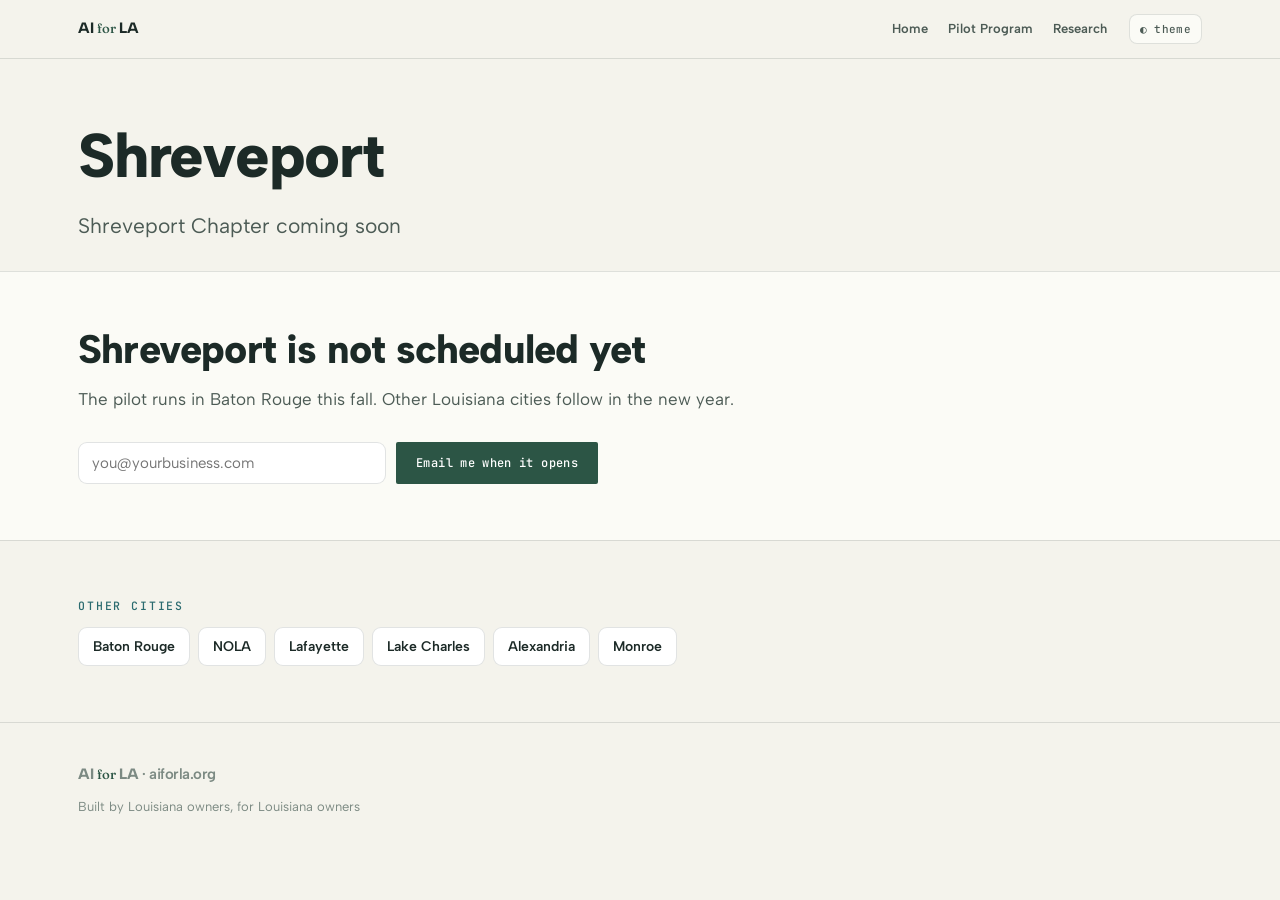
<file: site/shreveport.html>
<!doctype html>
<html lang="en">
<head>
<meta charset="utf-8">
<meta name="viewport" content="width=device-width,initial-scale=1">
<title>Shreveport &#183; AI for LA</title>
<meta name="description" content="AI for LA is coming to Shreveport. Add your email and we'll tell you when the chapter opens.">
<link rel="canonical" href="https://aiforla.org/shreveport.html">
<meta property="og:type" content="website">
<meta property="og:site_name" content="AI for LA">
<meta property="og:url" content="https://aiforla.org/shreveport.html">
<meta property="og:title" content="Shreveport · AI for LA">
<meta property="og:description" content="AI for LA is coming to Shreveport. Tell us you're interested and we'll let you know when it opens.">
<meta property="og:image" content="https://aiforla.org/img/og.jpg">
<meta property="og:image:width" content="1200">
<meta property="og:image:height" content="630">
<meta name="twitter:card" content="summary_large_image">
<link rel="icon" type="image/png" sizes="32x32" href="favicon-32.png">
<link rel="apple-touch-icon" href="favicon-180.png">
<link rel="stylesheet" href="style.css">
<script>try{var t=localStorage.getItem('aiforla-theme');if(t)document.documentElement.setAttribute('data-theme',t)}catch(e){}</script>
</head>
<body>

<header class="topbar">
  <div class="wrap">
    <span class="brandmark"><a href="index.html">AI <span class="for">for</span> LA</a></span>
    <nav class="topnav">
      <a href="index.html">Home</a>
      <a href="pilot-program.html">Pilot Program</a>
      <a href="research.html">Research</a>
    </nav>
    <button class="tgl" id="themeBtn" aria-label="Toggle color theme">&#9680; theme</button>
  </div>
</header>

<section class="hero">
  <div class="wrap">
    <h1>Shreveport</h1>
    <p class="sub">Shreveport Chapter coming soon</p>
  </div>
</section>

<section class="band alt">
  <div class="wrap">
    <div class="sec-head">
      <h2>Shreveport is not scheduled yet</h2>
      <p class="lede">The pilot runs in Baton Rouge this fall. Other Louisiana cities follow in the new year.</p>
    </div>
    <form class="signup" data-aiforla
          data-subject="Shreveport &#183; interested"
          data-thanks="Received. We will email when Shreveport is scheduled.">
      <input type="hidden" name="City" value="Shreveport">
      <label class="hidden" for="email-shreveport">Email</label>
      <input id="email-shreveport" name="Email" type="email" autocomplete="email" placeholder="you@yourbusiness.com" required>
      <button class="btn" type="submit">Email me when it opens</button>
      <p class="form-status" hidden></p>
    </form>
  </div>
</section>

<section class="band">
  <div class="wrap">
    <div class="eyebrow">Other cities</div>
    <div class="citynav">
      <a href="baton-rouge.html">Baton Rouge</a>
      <a href="nola.html">NOLA</a>
      <a href="lafayette.html">Lafayette</a>
      <a href="lake-charles.html">Lake Charles</a>
      <a href="alexandria.html">Alexandria</a>
      <a href="monroe.html">Monroe</a>
    </div>
  </div>
</section>

<footer>
  <div class="wrap">
    <div class="brandmark">AI <span class="for">for</span> LA <span class="muted" style="font-weight:600">&#183; aiforla.org</span></div>
    <p>Built by Louisiana owners, for Louisiana owners</p>
  </div>
</footer>

<script src="forms.js"></script>
<script>
(function(){
  var root=document.documentElement,btn=document.getElementById('themeBtn');
  function sysDark(){return window.matchMedia&&window.matchMedia('(prefers-color-scheme:dark)').matches}
  function cur(){return root.getAttribute('data-theme')||(sysDark()?'dark':'light')}
  btn.addEventListener('click',function(){
    var n=cur()==='dark'?'light':'dark';
    root.setAttribute('data-theme',n);
    try{localStorage.setItem('aiforla-theme',n)}catch(e){}
  });
})();
</script>
</body>
</html>
</file>
<file: site/style.css>
@font-face{font-family:'Poster';src:url([data-uri]) format('woff2');font-weight:400;font-style:normal;font-display:swap}
@font-face{font-family:'Albert';src:url([data-uri]) format('woff2');font-weight:400;font-display:swap}
@font-face{font-family:'Albert';src:url([data-uri]) format('woff2');font-weight:600;font-display:swap}
@font-face{font-family:'Albert';src:url([data-uri]) format('woff2');font-weight:800;font-display:swap}
@font-face{font-family:'Fraunces';src:url([data-uri]) format('woff2');font-weight:500;font-style:italic;font-display:swap}
@font-face{font-family:'JBMono';src:url([data-uri]) format('woff2');font-weight:500;font-display:swap}

:root{
  --on-photo:#f4f3ec; --scrim:18,26,23;
  --wall:#1f3d31; --wall-learn:#2b6b6f; --wall-mingle:#d4f897;
  --wall-ink:#f4f3ec; --wall-ink-dark:#3a4a1f;
  --paper:#f4f3ec; --surface:#fbfbf6; --card:#ffffff;
  --ink:#1c2a27; --ink-soft:#4c5b55; --ink-faint:#7c8a83;
  --line:rgba(28,42,39,.13); --line-soft:rgba(28,42,39,.07);
  --forest:#2c5545; --forest-deep:#1f3d31;
  --chartreuse:#d4f897; --chartreuse-ink:#3a4a1f;
  --river:#2b6b6f; --river-soft:#e3efee;
  --sage:#6f8466;
  --clay:#b0662f;
  --good:#3f7d4e; --good-bg:#e6f0e6;
  --warn:#9a6a17; --warn-bg:#f4ecd8;
  --neutral:#6d7a74; --neutral-bg:#eceee9;
  --radius:14px; --radius-sm:9px;
  --maxw:1180px;
}
@media (prefers-color-scheme:dark){:root:not([data-theme=light]){
  --paper:#121a17; --surface:#18221e; --card:#1d2823;
  --ink:#eef1e8; --ink-soft:#b3c0b8; --ink-faint:#7f8d84;
  --line:rgba(238,241,232,.14); --line-soft:rgba(238,241,232,.07);
  --forest:#8cc7a4; --forest-deep:#a7d8ba;
  --chartreuse:#c7e35a; --chartreuse-ink:#1a2410;
  --river:#6fd0cf; --river-soft:#173230;
  --sage:#9fb197;
  --clay:#e2955a;
  --good:#6fbf7f; --good-bg:#1c3325;
  --warn:#d6a94e; --warn-bg:#33290f;
  --neutral:#9aa79f; --neutral-bg:#232d28;
}}
:root[data-theme=dark]{
  --paper:#121a17; --surface:#18221e; --card:#1d2823;
  --ink:#eef1e8; --ink-soft:#b3c0b8; --ink-faint:#7f8d84;
  --line:rgba(238,241,232,.14); --line-soft:rgba(238,241,232,.07);
  --forest:#8cc7a4; --forest-deep:#a7d8ba;
  --chartreuse:#c7e35a; --chartreuse-ink:#1a2410;
  --river:#6fd0cf; --river-soft:#173230;
  --sage:#9fb197; --clay:#e2955a;
  --good:#6fbf7f; --good-bg:#1c3325;
  --warn:#d6a94e; --warn-bg:#33290f;
  --neutral:#9aa79f; --neutral-bg:#232d28;
}

*{box-sizing:border-box}
html{scroll-behavior:smooth}
@media (prefers-reduced-motion:reduce){html{scroll-behavior:auto}}
body{margin:0;background:var(--paper);color:var(--ink);
  font-family:'Albert',system-ui,-apple-system,sans-serif;font-weight:400;
  line-height:1.55;-webkit-font-smoothing:antialiased;font-size:16px}
h1,h2,h3,h4{font-weight:800;line-height:1.08;letter-spacing:-.02em;text-wrap:balance;margin:0}
p{margin:0}
a{color:var(--river);text-decoration:none}
a:hover{text-decoration:underline}
.wrap{max-width:var(--maxw);margin:0 auto;padding:0 28px}
.mono{font-family:'JBMono',ui-monospace,monospace}
.muted{color:var(--ink-faint)}

/* ---- top bar ---- */
.topbar{position:sticky;top:0;z-index:50;background:color-mix(in srgb,var(--paper) 88%,transparent);
  backdrop-filter:blur(10px);border-bottom:1px solid var(--line)}
.topbar .wrap{display:flex;align-items:center;gap:22px;height:58px}
.brandmark{font-weight:800;letter-spacing:-.03em;font-size:15px;white-space:nowrap}
.brandmark .dot{color:var(--river)}
.topnav{display:flex;gap:20px;margin-left:auto;font-size:13px;font-weight:600}
.topnav a{color:var(--ink-soft)}
.topnav a:hover{color:var(--ink);text-decoration:none}
.tgl{border:1px solid var(--line);background:var(--surface);color:var(--ink-soft);
  font-family:'JBMono',monospace;font-size:11px;padding:7px 10px;border-radius:8px;cursor:pointer;letter-spacing:.03em}
.tgl:hover{color:var(--ink);border-color:var(--ink-faint)}
@media (max-width:820px){.topnav{gap:14px;font-size:12.5px}}
.topnav a{white-space:nowrap}
@media (max-width:470px){.topbar .wrap{gap:12px}.topnav{gap:10px;font-size:11.5px}}

/* ---- hero ---- */
.hero{padding:64px 0 30px;position:relative;overflow:hidden}
.hero .wrap{position:relative;z-index:1}
.kicker{font-family:'Fraunces',Georgia,serif;font-style:italic;font-weight:500;
  color:var(--river);font-size:19px;margin-bottom:14px}
.hero h1{font-size:clamp(34px,6vw,62px);max-width:16ch}
.hero .sub{font-size:clamp(17px,2.2vw,21px);color:var(--ink-soft);max-width:60ch;margin-top:20px;line-height:1.5}
.hero .accentword{background:var(--chartreuse);color:var(--chartreuse-ink);padding:0 .18em;border-radius:4px;box-decoration-break:clone;-webkit-box-decoration-break:clone}
.metaline{display:flex;flex-wrap:wrap;gap:10px 26px;margin-top:30px;font-family:'JBMono',monospace;
  font-size:12px;color:var(--ink-faint);letter-spacing:.02em}
.metaline b{color:var(--ink);font-weight:500}

.statrow{display:grid;grid-template-columns:repeat(4,1fr);gap:14px;margin-top:38px}
.stat{background:var(--surface);border:1px solid var(--line);border-radius:var(--radius);padding:18px 20px}
.stat .n{font-size:34px;font-weight:800;letter-spacing:-.03em;line-height:1}
.stat .n small{font-size:15px;color:var(--ink-faint);font-weight:600}
.stat .l{font-size:12px;color:var(--ink-soft);margin-top:8px;font-weight:600}
@media (max-width:720px){.statrow{grid-template-columns:repeat(2,1fr)}}

/* ---- section scaffolding ---- */
.band{padding:56px 0;border-top:1px solid var(--line)}
.band.alt{background:var(--surface)}
.sec-head{max-width:66ch;margin-bottom:30px}
.eyebrow{font-family:'JBMono',monospace;font-size:11.5px;letter-spacing:.16em;text-transform:uppercase;
  color:var(--river);font-weight:500;margin-bottom:12px}
.band h2{font-size:clamp(26px,4vw,40px)}
.lede{color:var(--ink-soft);font-size:17px;margin-top:14px;line-height:1.55}
.sub-head{margin:38px 0 16px;display:flex;align-items:baseline;gap:16px;flex-wrap:wrap;border-top:1px solid var(--line-soft);padding-top:26px}
.sub-head h3{font-size:20px}

/* ---- exec summary ---- */
.exec{font-family:'Fraunces',Georgia,serif;font-style:italic;font-weight:500;
  font-size:clamp(19px,2.6vw,26px);line-height:1.42;color:var(--ink);max-width:34ch}
.exec-wrap{display:grid;grid-template-columns:1.05fr 1fr;gap:44px;align-items:start;margin-bottom:26px}
.exec-body{font-size:15px;color:var(--ink-soft);line-height:1.62;max-width:60ch}
@media (max-width:820px){.exec-wrap{grid-template-columns:1fr;gap:22px}.exec{max-width:none}}

/* ---- steal/adapt/avoid ---- */
.saa-grid{display:grid;grid-template-columns:repeat(3,1fr);gap:16px}
@media (max-width:900px){.saa-grid{grid-template-columns:1fr}}
.saa{border:1px solid var(--line);border-radius:var(--radius);padding:22px;background:var(--card)}
.saa h3{font-size:15px;text-transform:uppercase;letter-spacing:.06em;padding-bottom:12px;margin-bottom:4px;
  border-bottom:2px solid var(--line)}
.saa-steal{border-top:3px solid var(--forest)}
.saa-adapt{border-top:3px solid var(--river)}
.saa-avoid{border-top:3px solid var(--clay)}
.saa-steal h3{color:var(--forest)} .saa-adapt h3{color:var(--river)} .saa-avoid h3{color:var(--clay)}

/* ---- lists ---- */
ul.tick{list-style:none;padding:0;margin:14px 0 0;display:flex;flex-direction:column;gap:10px}
ul.tick li{position:relative;padding-left:22px;font-size:14.5px;color:var(--ink-soft);line-height:1.5}
ul.tick li:before{content:"";position:absolute;left:2px;top:9px;width:7px;height:7px;border-radius:2px;
  background:var(--forest);transform:rotate(45deg)}
ul.tick.lead li:before{background:var(--river)}
ul.tick.warn li:before{background:var(--clay)}
ul.tick.q li:before{background:var(--neutral);border-radius:50%;transform:none}
ul.tick b{color:var(--ink);font-weight:600}
ul.tags{list-style:none;padding:0;margin:10px 0 0;display:flex;flex-wrap:wrap;gap:7px}
ul.tags li{font-family:'JBMono',monospace;font-size:11.5px;background:var(--surface);border:1px solid var(--line);
  color:var(--ink-soft);padding:4px 9px;border-radius:20px}
ul.big-tags li{font-family:'Albert';font-size:14px;font-weight:600;color:var(--ink);padding:8px 14px;background:var(--river-soft);border-color:transparent}

/* ---- controls ---- */
.controls{display:flex;flex-wrap:wrap;gap:10px;align-items:center;margin:24px 0 20px;
  position:sticky;top:58px;z-index:20;background:color-mix(in srgb,var(--paper) 92%,transparent);
  backdrop-filter:blur(6px);padding:12px 0}
.controls input[type=search]{flex:1;min-width:180px;font-family:'Albert';font-size:14px;
  padding:9px 13px;border:1px solid var(--line);border-radius:9px;background:var(--card);color:var(--ink)}
.controls select{font-family:'JBMono',monospace;font-size:12px;padding:9px 11px;border:1px solid var(--line);
  border-radius:9px;background:var(--card);color:var(--ink-soft);cursor:pointer}
.controls .count{font-family:'JBMono',monospace;font-size:12px;color:var(--ink-faint);margin-left:auto}
.viewtoggle{display:flex;border:1px solid var(--line);border-radius:9px;overflow:hidden}
.viewtoggle button{font-family:'JBMono',monospace;font-size:11px;padding:8px 12px;border:0;background:var(--card);
  color:var(--ink-soft);cursor:pointer}
.viewtoggle button.on{background:var(--forest);color:#fff}
:root[data-theme=dark] .viewtoggle button.on{color:#0f1613}
@media(prefers-color-scheme:dark){:root:not([data-theme=light]) .viewtoggle button.on{color:#0f1613}}

/* ---- table ---- */
.tablewrap{overflow-x:auto;border:1px solid var(--line);border-radius:var(--radius);background:var(--card)}
table{border-collapse:collapse;width:100%;min-width:720px;font-size:13.5px}
thead th{text-align:left;font-family:'JBMono',monospace;font-size:10.5px;letter-spacing:.08em;text-transform:uppercase;
  color:var(--ink-faint);font-weight:500;padding:13px 16px;border-bottom:1px solid var(--line);white-space:nowrap;background:var(--surface)}
tbody td{padding:13px 16px;border-bottom:1px solid var(--line-soft);vertical-align:top;color:var(--ink-soft)}
tbody tr:last-child td{border-bottom:0}
tbody tr:hover{background:var(--surface)}
.c-name a{font-weight:600;color:var(--ink)}
.c-name a:hover{color:var(--river)}
.c-region{color:var(--ink-faint);font-size:12.5px}
.c-cad{font-size:12.5px}
td.c-region,td .mono{font-variant-numeric:tabular-nums}

/* ---- chips ---- */
.chip{display:inline-block;font-family:'JBMono',monospace;font-size:10.5px;letter-spacing:.02em;
  padding:3px 8px;border-radius:6px;background:var(--surface);border:1px solid var(--line);color:var(--ink-soft);white-space:nowrap}
.chip.cat{background:var(--river-soft);border-color:transparent;color:var(--river)}
.chip.price.free{background:var(--good-bg);color:var(--good);border-color:transparent}
.chip.price.paid{background:var(--warn-bg);color:var(--warn);border-color:transparent}
.chip.status.active{background:var(--good-bg);color:var(--good);border-color:transparent}
.chip.status.dormant{background:var(--warn-bg);color:var(--warn);border-color:transparent}
.chips{display:flex;flex-wrap:wrap;gap:6px}

/* ---- cards ---- */
.cards{display:flex;flex-direction:column;gap:12px}
.card{border:1px solid var(--line);border-radius:var(--radius);background:var(--card);overflow:hidden}
.card[open]{border-color:var(--forest)}
.card summary{padding:20px 22px;cursor:pointer;list-style:none;display:block}
.card summary::-webkit-details-marker{display:none}
.card-head{display:flex;justify-content:space-between;gap:18px;align-items:flex-start;flex-wrap:wrap}
.card-title h3{font-size:19px}
.card-meta{font-family:'JBMono',monospace;font-size:12px;color:var(--ink-faint);margin-top:6px;display:flex;gap:10px;align-items:center;flex-wrap:wrap}
.ext{font-family:'JBMono',monospace;font-size:11px;color:var(--river)}
.card-mission{color:var(--ink-soft);font-size:14.5px;margin-top:12px;max-width:74ch;line-height:1.5}
.expand{display:inline-flex;align-items:center;gap:6px;margin-top:14px;font-family:'JBMono',monospace;
  font-size:11px;letter-spacing:.05em;text-transform:uppercase;color:var(--river)}
.card[open] .expand .chev{transform:rotate(180deg)}
.chev{transition:transform .2s}
@media (prefers-reduced-motion:reduce){.chev{transition:none}}
.card-body{padding:2px 22px 24px;display:flex;flex-direction:column;gap:20px}
.pillar{border-top:1px solid var(--line-soft);padding-top:18px}
.pillar h4{font-size:14px;display:flex;align-items:center;gap:9px;margin-bottom:14px}
.pil-tag{font-family:'JBMono',monospace;font-size:9.5px;letter-spacing:.08em;text-transform:uppercase;
  background:var(--forest);color:#fff;padding:3px 7px;border-radius:5px;font-weight:500}
:root[data-theme=dark] .pil-tag{color:#0f1613}
@media(prefers-color-scheme:dark){:root:not([data-theme=light]) .pil-tag{color:#0f1613}}
.pillar-curric{background:var(--surface);margin:0 -22px;padding:20px 22px;border-radius:0}
.lvl1{background:var(--river-soft);border-radius:var(--radius-sm);padding:14px 16px;margin-bottom:16px}
.lvl1-l{font-family:'JBMono',monospace;font-size:10px;letter-spacing:.08em;text-transform:uppercase;color:var(--river);display:block;margin-bottom:6px}
.lvl1 p{font-size:14px;color:var(--ink);line-height:1.5}
.fldgrid{display:grid;grid-template-columns:1fr 1fr;gap:12px 26px}
@media (max-width:640px){.fldgrid{grid-template-columns:1fr}}
.fld{display:flex;flex-direction:column;gap:3px}
.fld-l{font-family:'JBMono',monospace;font-size:10px;letter-spacing:.06em;text-transform:uppercase;color:var(--ink-faint)}
.fld-v{font-size:13.5px;color:var(--ink-soft);line-height:1.45}
.subfld{margin-top:14px}
.subfld-l{font-family:'JBMono',monospace;font-size:10px;letter-spacing:.06em;text-transform:uppercase;color:var(--ink-faint);display:block;margin-bottom:2px}
.note{margin-top:14px}
.note p{font-size:13.5px;color:var(--ink-soft);margin-top:4px;line-height:1.5}
.pillar-take{background:var(--card)}
.pillar-take ul.tick li{color:var(--ink)}
.sources{border-top:1px solid var(--line-soft);padding-top:14px}
.srcwrap{display:flex;flex-wrap:wrap;gap:6px;margin-top:8px}
.srcwrap a{font-family:'JBMono',monospace;font-size:11px;background:var(--surface);border:1px solid var(--line);padding:3px 8px;border-radius:6px;color:var(--ink-soft)}

/* ---- themes ---- */
.themes{display:flex;flex-direction:column;gap:20px}
.theme{border:1px solid var(--line);border-radius:var(--radius);padding:28px;background:var(--card)}
.theme-big{border-top:4px solid var(--forest);background:var(--surface)}
.theme-kick{font-family:'JBMono',monospace;font-size:11px;letter-spacing:.12em;text-transform:uppercase;color:var(--river);margin-bottom:10px}
.theme h3{font-size:22px;margin-bottom:12px}
.theme-big h3{font-size:26px}
.theme-summary{color:var(--ink-soft);font-size:15.5px;max-width:70ch;line-height:1.55}
.theme-sub{margin-top:20px}
.theme-sub .subfld-l{margin-bottom:6px}

.two-col{display:grid;grid-template-columns:1fr 1fr;gap:34px}
@media (max-width:820px){.two-col{grid-template-columns:1fr;gap:22px}}

/* ---- naming ---- */
.namegrid{display:grid;grid-template-columns:repeat(3,1fr);gap:14px}
@media (max-width:900px){.namegrid{grid-template-columns:repeat(2,1fr)}}
@media (max-width:600px){.namegrid{grid-template-columns:1fr}}
.namecard{border:1px solid var(--line);border-radius:var(--radius);padding:20px;background:var(--card);display:flex;flex-direction:column;gap:9px}
.namecard:hover{border-color:var(--river)}
.namecard h4{font-size:19px;letter-spacing:-.02em}
.name-sub{font-family:'Fraunces',Georgia,serif;font-style:italic;font-size:14px;color:var(--forest);line-height:1.4}
.name-rat{font-size:13px;color:var(--ink-soft);line-height:1.5}
.vibe{font-family:'JBMono',monospace;font-size:10px;letter-spacing:.05em;text-transform:uppercase;color:var(--ink-faint);margin-top:auto;padding-top:6px}

/* ---- recs ---- */
.recgrid{display:flex;flex-direction:column;gap:2px;border:1px solid var(--line);border-radius:var(--radius);overflow:hidden}
.rec{display:grid;grid-template-columns:200px 1fr;gap:20px;padding:18px 22px;background:var(--card);border-bottom:1px solid var(--line-soft)}
.rec:last-child{border-bottom:0}
.rec-area{font-weight:800;font-size:14px;letter-spacing:-.01em;color:var(--forest)}
.rec-body{font-size:14.5px;color:var(--ink-soft);line-height:1.55}
@media (max-width:640px){.rec{grid-template-columns:1fr;gap:6px}}

/* ---- footer ---- */
footer{border-top:1px solid var(--line);padding:40px 0 60px;color:var(--ink-faint);font-size:13px}
footer .wrap{display:flex;flex-direction:column;gap:10px}
footer .mono{font-size:11.5px;letter-spacing:.03em}
.hidden{display:none!important}
:focus-visible{outline:2px solid var(--river);outline-offset:2px;border-radius:4px}

/* five takeaways */
.tklist{display:flex;flex-direction:column;gap:14px;max-width:860px}
.tk{display:flex;gap:18px;background:var(--card);border:1px solid var(--line);border-radius:12px;padding:20px 22px}
.tk-n{font-family:'JBMono',monospace;font-size:13px;color:var(--ink-faint);padding-top:4px;flex:0 0 auto}
.tk-body h3{font-size:17px;margin:0 0 6px;line-height:1.3}
.tk-body p{margin:0;color:var(--ink-soft);font-size:14.5px;line-height:1.55}
@media(max-width:640px){.tk{flex-direction:column;gap:6px}}

/* ============ site components (aiforla.org) ============ */
.for{font-family:'Fraunces',Georgia,serif;font-style:italic;font-weight:500;font-size:.88em;color:var(--forest);letter-spacing:0}
.brandmark a{color:var(--ink)}
.brandmark a:hover{text-decoration:none}
.topnav a[aria-current=page]{color:var(--ink)}
.accentword{background:var(--chartreuse);color:var(--chartreuse-ink);padding:0 .18em;border-radius:4px;box-decoration-break:clone;-webkit-box-decoration-break:clone}

/* hero with logo */
.heroline{display:flex;align-items:center;gap:44px}
.herologo{flex:0 0 auto;width:190px}
.herologo img{width:100%;height:auto;display:block}
:root[data-theme=dark] .herologo img{filter:invert(1)}
@media (prefers-color-scheme:dark){:root:not([data-theme=light]) .herologo img{filter:invert(1)}}
@media (max-width:640px){.heroline{flex-direction:column;align-items:flex-start;gap:26px}.herologo{width:130px}}

/* statement rows */
.strow{display:grid;grid-template-columns:1fr 1fr;padding:38px 0;border-top:1px solid var(--line-soft)}
.strow:first-child{border-top:0;padding-top:0}
.strow:last-child{padding-bottom:0}
.strow .lead{font-size:clamp(20px,2.5vw,27px);font-weight:800;letter-spacing:-.02em;line-height:1.42;text-wrap:balance;padding-right:46px}
.strow .support{font-size:17.5px;color:var(--ink-soft);line-height:1.62;max-width:48ch;padding-left:46px;border-left:1px solid var(--line)}
@media (max-width:820px){.strow{grid-template-columns:1fr;padding:30px 0}
  .strow .lead{padding-right:0;margin-bottom:16px}
  .strow .support{padding-left:0;border-left:0}}

/* city rows */
.cityrows{display:flex;flex-direction:column;border:1px solid var(--line);border-radius:var(--radius);background:var(--card);overflow:hidden}
a.cityrow{display:flex;align-items:baseline;justify-content:space-between;gap:18px;padding:24px 26px;border-bottom:1px solid var(--line-soft);color:var(--ink)}
a.cityrow:last-child{border-bottom:0}
a.cityrow:hover{background:var(--surface);text-decoration:none}
a.cityrow:hover .cname{color:var(--forest)}
.cname{font-size:clamp(20px,3vw,28px);font-weight:800;letter-spacing:-.02em;line-height:1.1}
.cmeta{font-family:'JBMono',ui-monospace,monospace;font-size:12px;color:var(--ink-faint);letter-spacing:.02em;text-align:right}
.cmeta.live{color:var(--river)}
@media (max-width:640px){a.cityrow{flex-direction:column;gap:6px}.cmeta{text-align:left}}

/* event calendar — flyer */
.month-label{display:flex;align-items:center;gap:16px;font-family:'JBMono',ui-monospace,monospace;font-size:12px;
  letter-spacing:.24em;text-transform:uppercase;color:var(--river);font-weight:500;margin:40px 0 18px;max-width:940px}
.month-label:first-child{margin-top:0}
.month-label::after{content:"";flex:1;height:1px;background:var(--line)}
.events{display:flex;flex-direction:column;gap:22px;max-width:940px}
.event{display:grid;grid-template-columns:118px minmax(0,1fr) auto;gap:28px;align-items:center;
  background:var(--card);border:1.5px solid var(--ink);border-top-width:5px;border-radius:0;
  box-shadow:5px 5px 0 color-mix(in srgb,var(--forest) 45%,transparent);padding:22px 26px}
.ev-learn{border-top-color:var(--river)}
.ev-mingle{border-top-color:var(--chartreuse)}
.stub{text-align:center;border-right:2px dashed color-mix(in srgb,var(--ink) 32%,transparent);padding-right:24px;
  font-family:'JBMono',ui-monospace,monospace;text-transform:uppercase}
.stub .dow,.stub .dmo{display:block;font-size:11px;letter-spacing:.2em;color:var(--ink-faint)}
.stub .dnum{display:block;font-family:'Poster',Impact,sans-serif;font-size:46px;line-height:1;
  letter-spacing:-.02em;margin:5px 0 3px;color:var(--ink)}
.ev-name{font-family:'Poster',Impact,sans-serif;font-weight:400;font-size:clamp(22px,3vw,30px);
  line-height:1.1;letter-spacing:-.01em;margin:0}
.ev-time{font-family:'JBMono',ui-monospace,monospace;font-size:12.5px;color:var(--ink);letter-spacing:.04em;margin:9px 0 0}
.ev-venue{font-family:'JBMono',ui-monospace,monospace;font-size:11.5px;letter-spacing:.14em;
  text-transform:uppercase;color:var(--ink-faint);margin:5px 0 0}
.btn{display:inline-block;font-family:'JBMono',ui-monospace,monospace;font-size:12px;letter-spacing:.03em;
  padding:12px 20px;border-radius:2px;background:var(--forest);color:#fff;border:0;cursor:pointer}
.btn:hover{background:var(--forest-deep);text-decoration:none}
:root[data-theme=dark] .btn{color:#0f1613}
@media (prefers-color-scheme:dark){:root:not([data-theme=light]) .btn{color:#0f1613}}
@media (max-width:720px){
  .event{grid-template-columns:1fr;gap:16px;padding:20px;box-shadow:4px 4px 0 color-mix(in srgb,var(--forest) 45%,transparent)}
  .stub{display:flex;align-items:baseline;gap:12px;text-align:left;border-right:0;
    border-bottom:2px dashed var(--line);padding:0 0 14px}
  .stub .dnum{font-size:38px;margin:0}
  .event .btn{justify-self:start}}

/* city cross-nav */
.citynav{display:flex;flex-wrap:wrap;gap:8px}
.citynav a{font-size:14px;font-weight:600;border:1px solid var(--line);background:var(--card);padding:8px 14px;border-radius:9px;color:var(--ink)}
.citynav a:hover{border-color:var(--river);color:var(--river);text-decoration:none}

.card-take{margin-top:16px;border-top:1px solid var(--line-soft);padding-top:14px}
.card-take ul.tick{margin-top:8px}
.card-take ul.tick li{color:var(--ink);font-size:14px}


/* ============ homepage: photo header + tour wall ============ */
/* ---- photo header ---- */
.photohero{position:relative;isolation:isolate;display:flex;align-items:center;
  min-height:clamp(370px,50vh,530px);overflow:hidden}
.photohero .ph-img{position:absolute;inset:0;width:100%;height:100%;object-fit:cover;object-position:center 40%;z-index:-2}
.photohero::after{content:"";position:absolute;inset:0;z-index:-1;background:
  linear-gradient(to bottom,rgba(var(--scrim),.52) 0%,rgba(var(--scrim),.60) 45%,rgba(var(--scrim),.80) 100%)}
.ph-inner{padding-top:54px;padding-bottom:54px;text-align:center}
.photohero .mark{width:clamp(130px,15vw,192px);height:auto;display:block;margin:0 auto 24px;
  filter:invert(1);opacity:.9}
.photohero h1{font-family:'Poster',Impact,sans-serif;font-weight:400;color:var(--on-photo);
  font-size:clamp(25px,3.7vw,41px);line-height:1.16;letter-spacing:-.02em;max-width:22ch;
  margin:0 auto;text-wrap:balance}

.imgnote{position:absolute;right:28px;bottom:12px;z-index:1;
  font-family:'JBMono',ui-monospace,monospace;font-size:10.5px;letter-spacing:.1em;
  color:var(--on-photo);opacity:.62}
@media (max-width:640px){.imgnote{right:20px;bottom:9px;font-size:9.5px}}

/* ---- offset statement row ---- */
.strow.solo{border-top:0;padding:0}
.offsetrow{display:grid;grid-template-columns:1fr 1fr;gap:52px}
.offsetrow .splittext{grid-column:2;text-align:right}
.offsetrow .splittext .support{margin-left:auto}
.offsetrow.left .splittext{grid-column:1;text-align:left}
.offsetrow.left .splittext .support{margin-left:0;margin-right:auto}
.splittext .lead{font-size:clamp(20px,2.5vw,27px);font-weight:800;letter-spacing:-.02em;
  line-height:1.42;text-wrap:balance;margin:0}
.splittext .support{font-size:17.5px;color:var(--ink-soft);line-height:1.62;max-width:46ch;margin:18px 0 0}



/* ---- event wall (flyer) ---- */
.evwall{background:var(--wall);border-top:0;padding:48px 0 54px}
.wallrows{display:flex;flex-direction:column;gap:12px}
a.wallrow{display:grid;grid-template-columns:minmax(200px,240px) 1fr auto;align-items:stretch;
  gap:0 28px;color:var(--wall-ink);text-decoration:none}
a.wallrow:hover{text-decoration:none}
a.wallrow:hover .wr-cta{background:var(--wall-ink);color:var(--wall)}
.wr-bar{display:flex;align-items:center;gap:14px;padding:16px 20px}
.wr-learn .wr-bar{background:var(--wall-learn);color:var(--wall-ink)}
.wr-mingle .wr-bar{background:var(--wall-mingle);color:var(--wall-ink-dark)}
.wr-mo{font-family:'Poster',Impact,sans-serif;font-size:clamp(17px,2vw,21px);text-transform:uppercase;opacity:.72}
.wr-day{font-family:'Poster',Impact,sans-serif;font-size:clamp(40px,5.2vw,56px);line-height:.88;letter-spacing:-.02em}
.wr-dow{writing-mode:vertical-rl;transform:rotate(180deg);margin-left:auto;
  font-family:'JBMono',ui-monospace,monospace;font-size:11px;letter-spacing:.2em;text-transform:uppercase;opacity:.72}
.wr-body{display:flex;flex-direction:column;justify-content:center;gap:6px;padding:6px 0}
.wr-head{display:flex;align-items:baseline;gap:14px;flex-wrap:wrap}
.wr-time{font-family:'JBMono',ui-monospace,monospace;font-size:13px;letter-spacing:.04em;opacity:.78}
.wr-name{font-family:'Poster',Impact,sans-serif;font-size:clamp(20px,2.6vw,27px);text-transform:uppercase;letter-spacing:-.01em}
.wr-venue{font-family:'JBMono',ui-monospace,monospace;font-size:11px;letter-spacing:.16em;text-transform:uppercase;opacity:.55}
.wr-cta{align-self:center;font-family:'JBMono',ui-monospace,monospace;font-size:11.5px;letter-spacing:.1em;
  text-transform:uppercase;border:1.5px solid var(--wall-ink);padding:11px 18px;white-space:nowrap;transition:background .14s,color .14s}
@media (prefers-reduced-motion:reduce){.wr-cta{transition:none}}
@media (max-width:720px){a.wallrow{grid-template-columns:1fr;gap:0}
  .wr-bar{justify-content:flex-start}
  .wr-body{padding:14px 0 12px}
  .wr-cta{justify-self:start;margin-bottom:6px}}

@media (max-width:820px){.offsetrow{grid-template-columns:1fr;gap:0}.offsetrow .splittext{grid-column:1}}

/* ---- city wall (flyer, homepage) ---- */
.evwall .sec-head h2{color:var(--wall-ink)}
.citywall{display:flex;flex-direction:column;gap:10px}
a.cityrow-w{display:grid;grid-template-columns:auto 1fr;align-items:center;gap:26px;
  color:var(--wall-ink);text-decoration:none}
a.cityrow-w:hover{text-decoration:none}
.cw-bar{font-family:'Poster',Impact,sans-serif;font-size:clamp(21px,3vw,33px);line-height:1.06;
  text-transform:uppercase;letter-spacing:-.01em;padding:13px 22px;white-space:nowrap;
  border:1.5px solid rgba(244,243,236,.32);transition:transform .14s ease}
.cw-live .cw-bar{background:var(--wall-mingle);border-color:var(--wall-mingle);color:var(--wall-ink-dark)}
.cw-meta{font-family:'JBMono',ui-monospace,monospace;font-size:11.5px;letter-spacing:.16em;
  text-transform:uppercase;opacity:.6}
.cw-live .cw-meta{opacity:.92;color:var(--wall-mingle)}
a.cityrow-w:hover .cw-bar{transform:translateX(5px)}
@media (prefers-reduced-motion:reduce){.cw-bar{transition:none}a.cityrow-w:hover .cw-bar{transform:none}}
@media (max-width:640px){a.cityrow-w{grid-template-columns:1fr;gap:8px}
  .cw-bar{justify-self:start}}

/* ---- forms ---- */
.formgrid{display:grid;grid-template-columns:1fr 1fr;gap:18px 22px;max-width:760px;margin-top:26px}
.formgrid .full{grid-column:1/-1}
@media (max-width:680px){.formgrid{grid-template-columns:1fr}}
.field{display:flex;flex-direction:column;gap:7px}
.field label{font-family:'JBMono',ui-monospace,monospace;font-size:10.5px;letter-spacing:.1em;
  text-transform:uppercase;color:var(--ink-faint)}
.field .req{color:var(--clay)}
.field input,.field textarea,.field select{font-family:'Albert',system-ui,sans-serif;font-size:15px;
  color:var(--ink);background:var(--card);border:1px solid var(--line);border-radius:var(--radius-sm);
  padding:11px 13px;width:100%}
.field textarea{min-height:104px;resize:vertical;line-height:1.5}
.field input:focus,.field textarea:focus,.field select:focus{border-color:var(--river);outline:none;
  box-shadow:0 0 0 3px color-mix(in srgb,var(--river) 18%,transparent)}
.field .hint{font-size:12.5px;color:var(--ink-faint);line-height:1.45}
.formactions{display:flex;align-items:center;gap:18px;flex-wrap:wrap;margin-top:26px}
.form-status{font-size:14px;line-height:1.45;max-width:46ch}
.form-status.is-ok{color:var(--good)}
.form-status.is-warn{color:var(--warn)}
.formnote{font-size:13px;color:var(--ink-faint);line-height:1.55;max-width:60ch;margin-top:18px}
.formnote a{color:var(--river)}
button.btn{font-family:'JBMono',ui-monospace,monospace}
button.btn:disabled{opacity:.55;cursor:default}

/* compact single-field signup (city pages) */
.signup{display:flex;gap:10px;flex-wrap:wrap;max-width:520px;margin-top:20px}
.signup input[type=email]{flex:1;min-width:220px;font-family:'Albert',system-ui,sans-serif;font-size:15px;
  color:var(--ink);background:var(--card);border:1px solid var(--line);border-radius:var(--radius-sm);padding:11px 13px}
.signup input[type=email]:focus{border-color:var(--river);outline:none;
  box-shadow:0 0 0 3px color-mix(in srgb,var(--river) 18%,transparent)}
.signup .form-status{flex-basis:100%}
.srcwrap .src-note{font-family:'JBMono',monospace;font-size:11px;background:var(--surface);
  border:1px dashed var(--line);padding:3px 8px;border-radius:6px;color:var(--ink-faint)}
</file>
